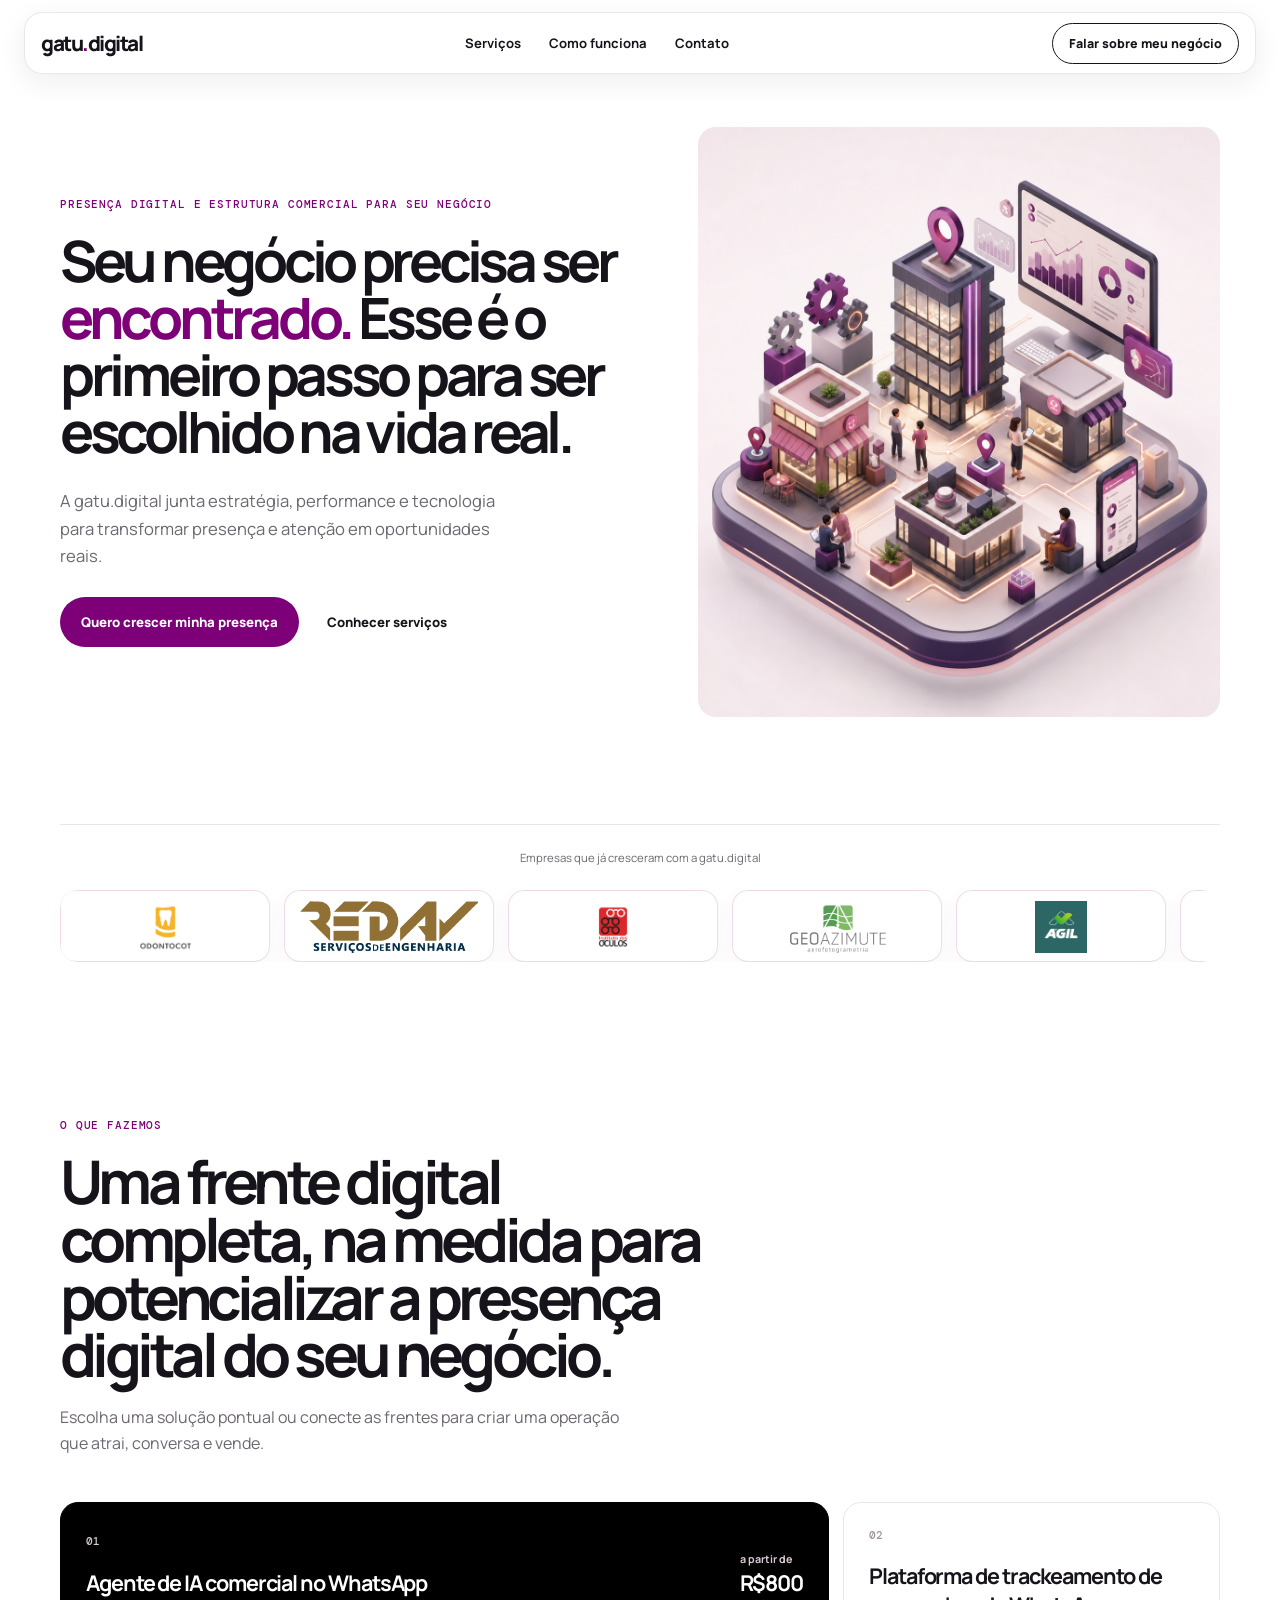
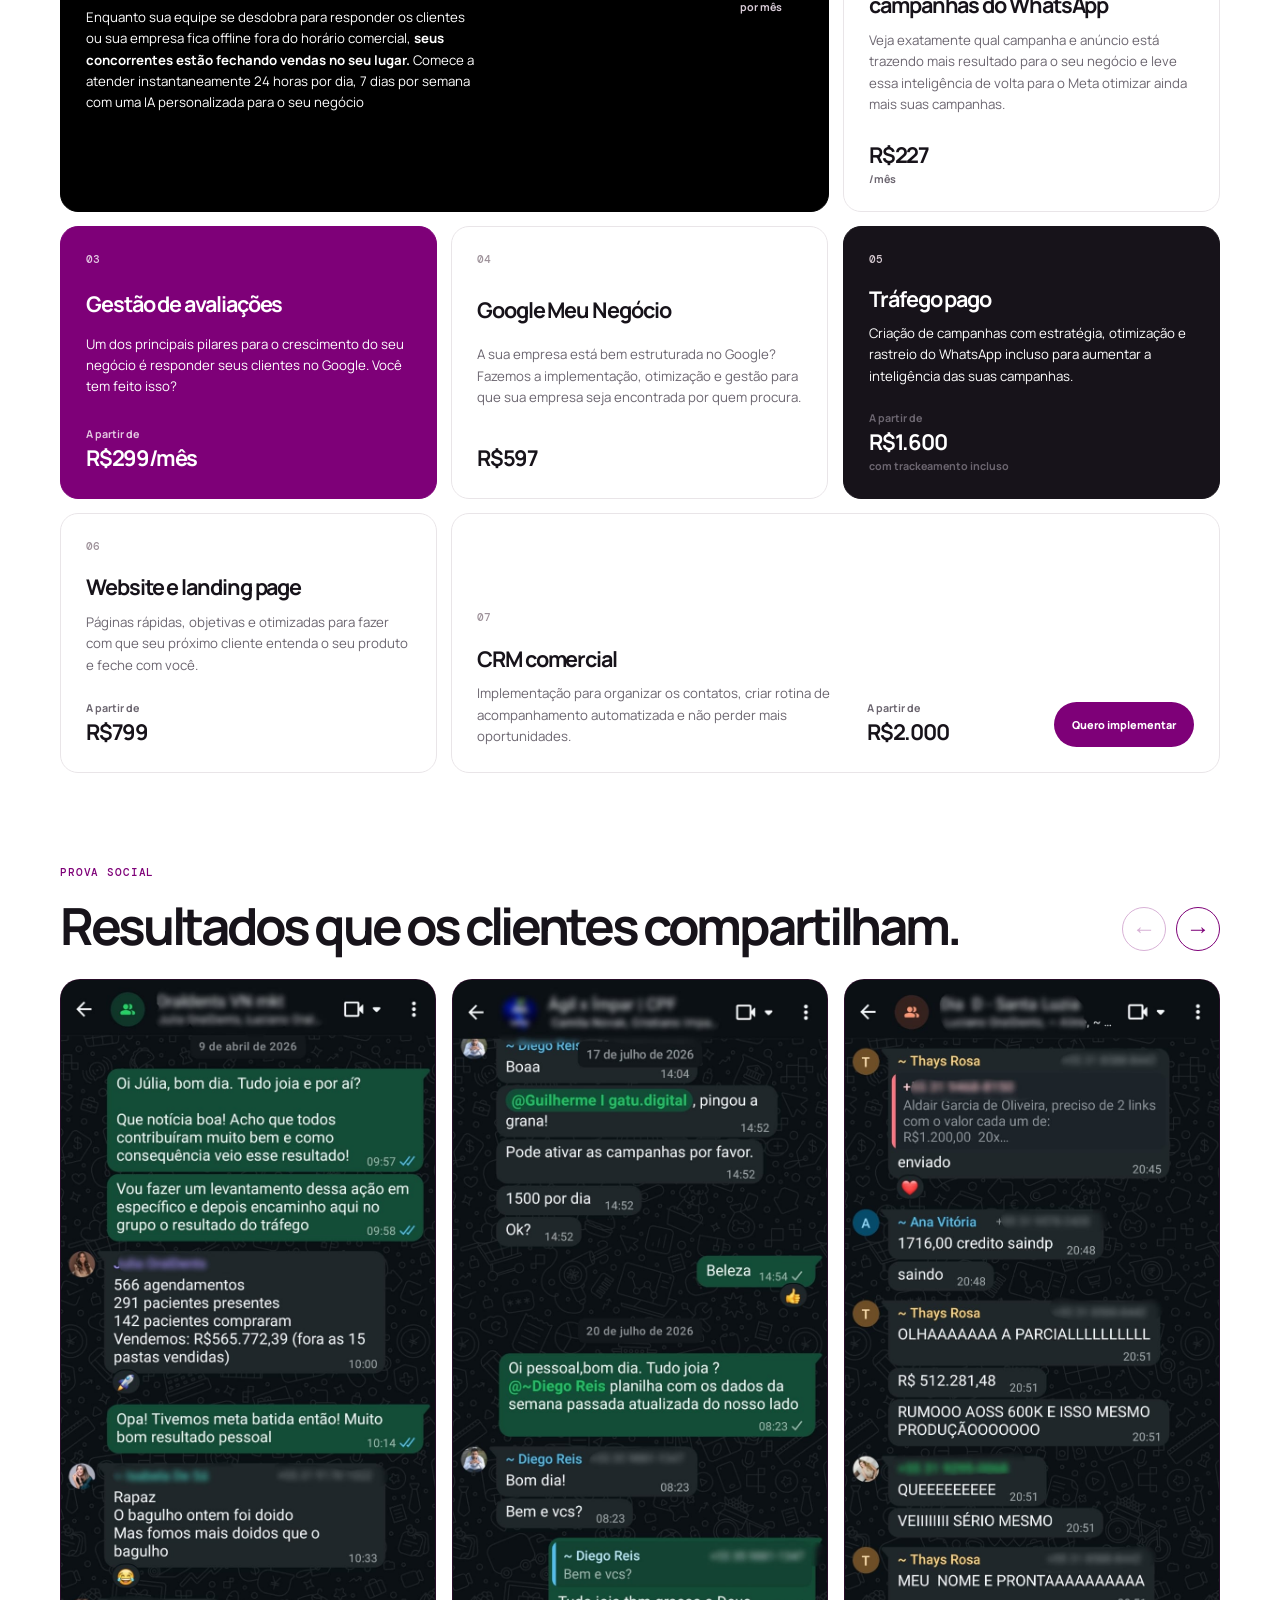
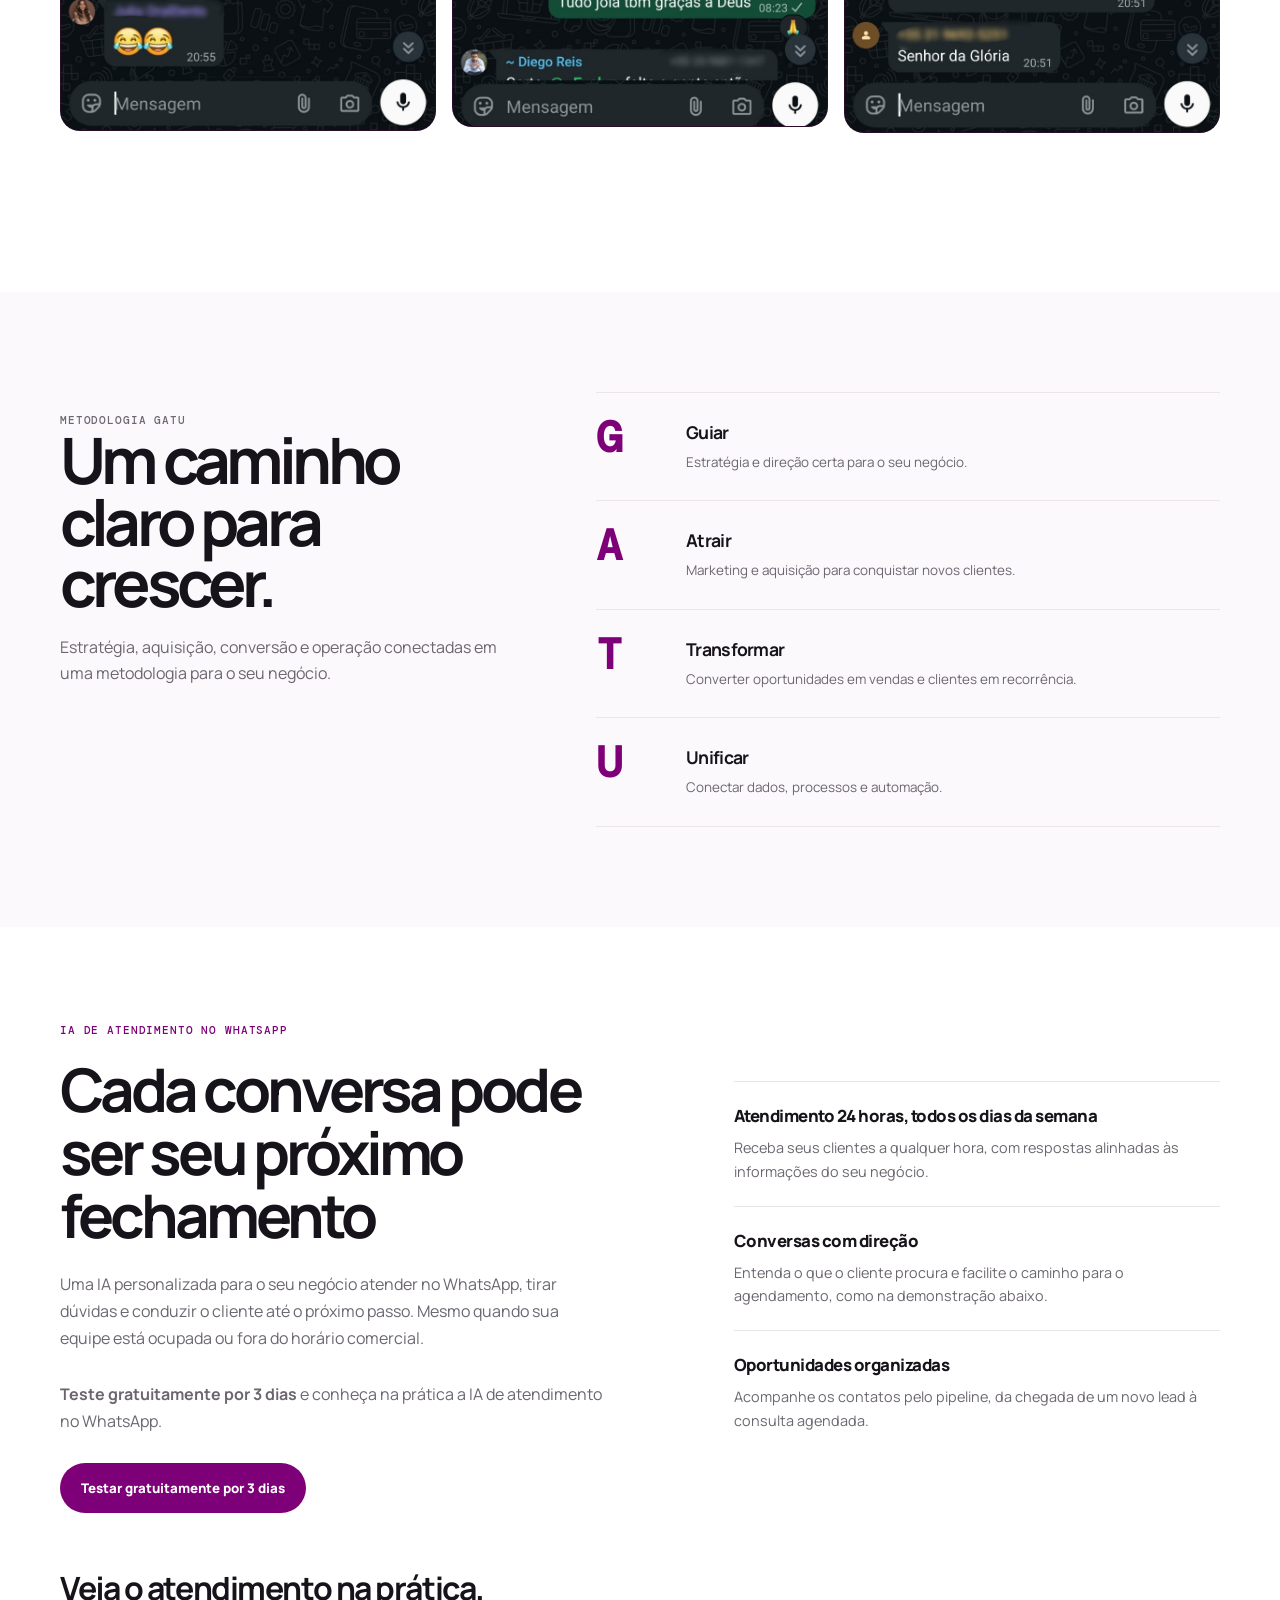
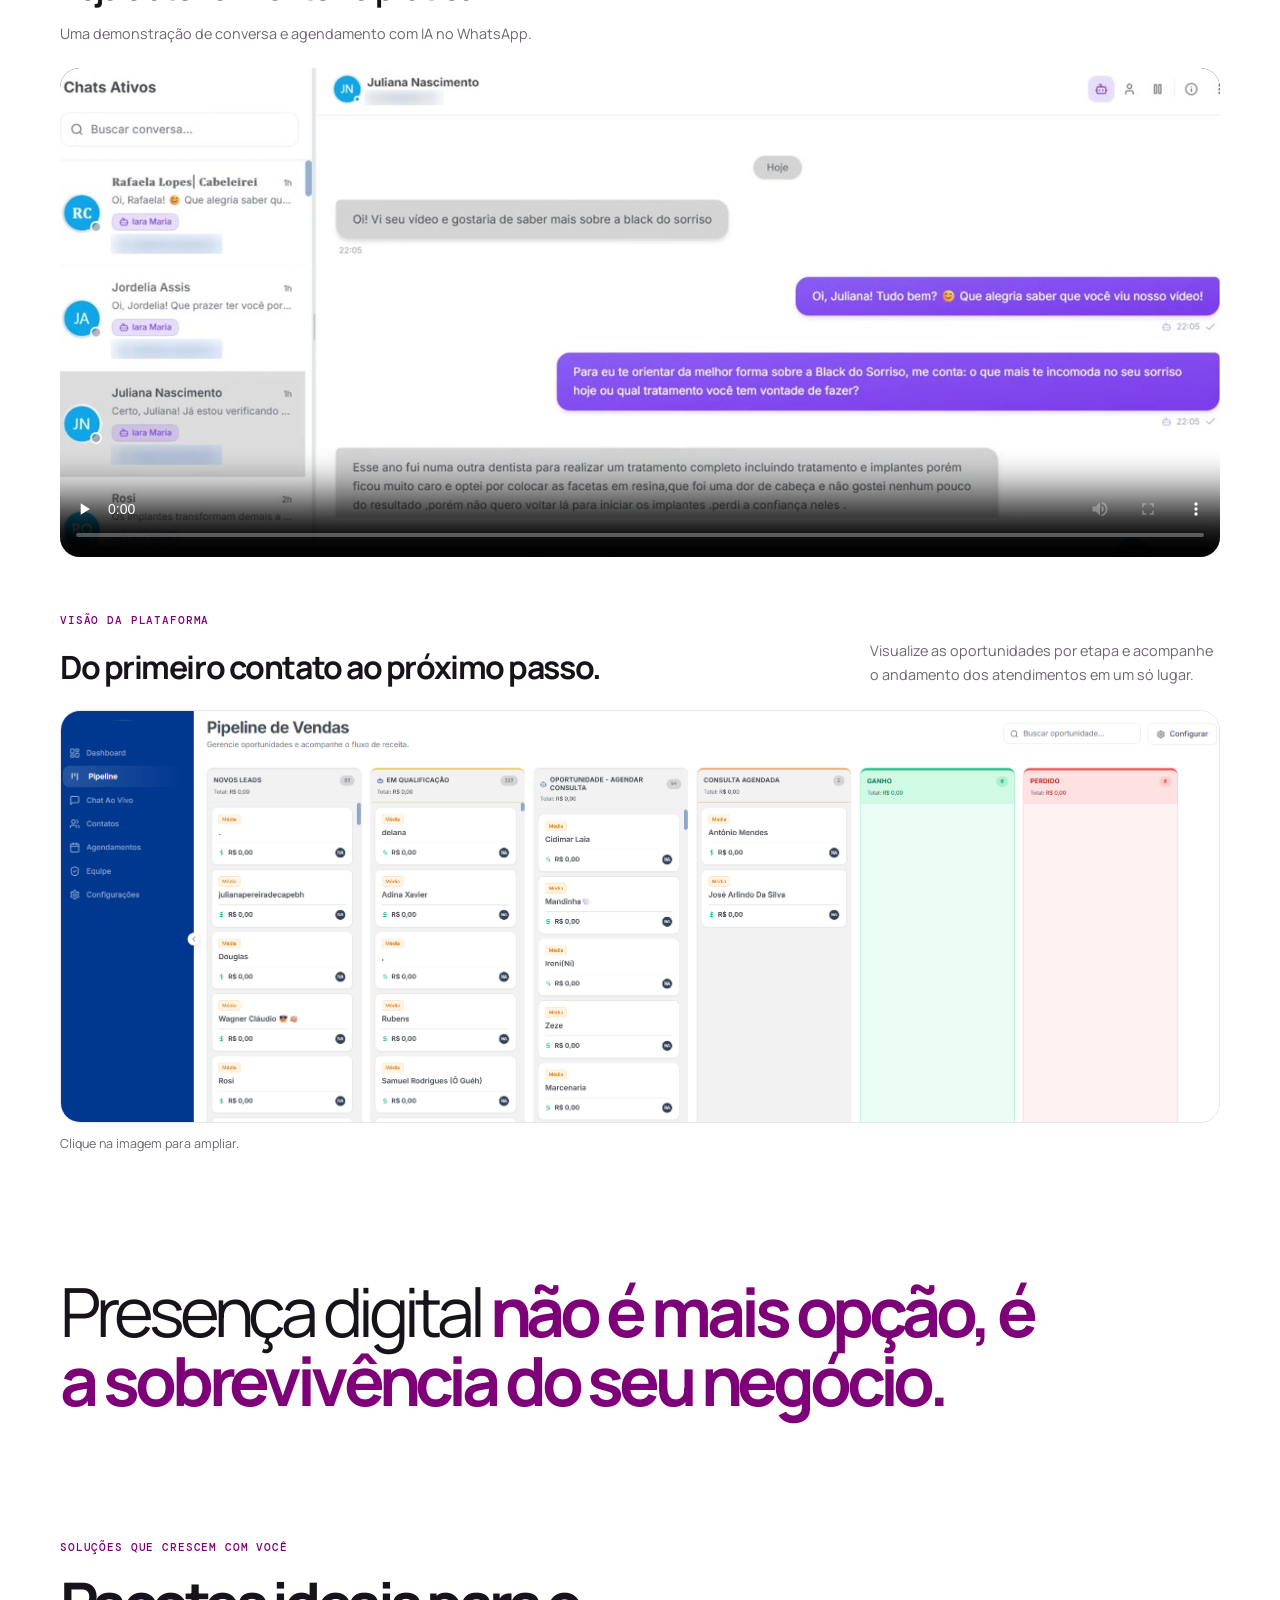
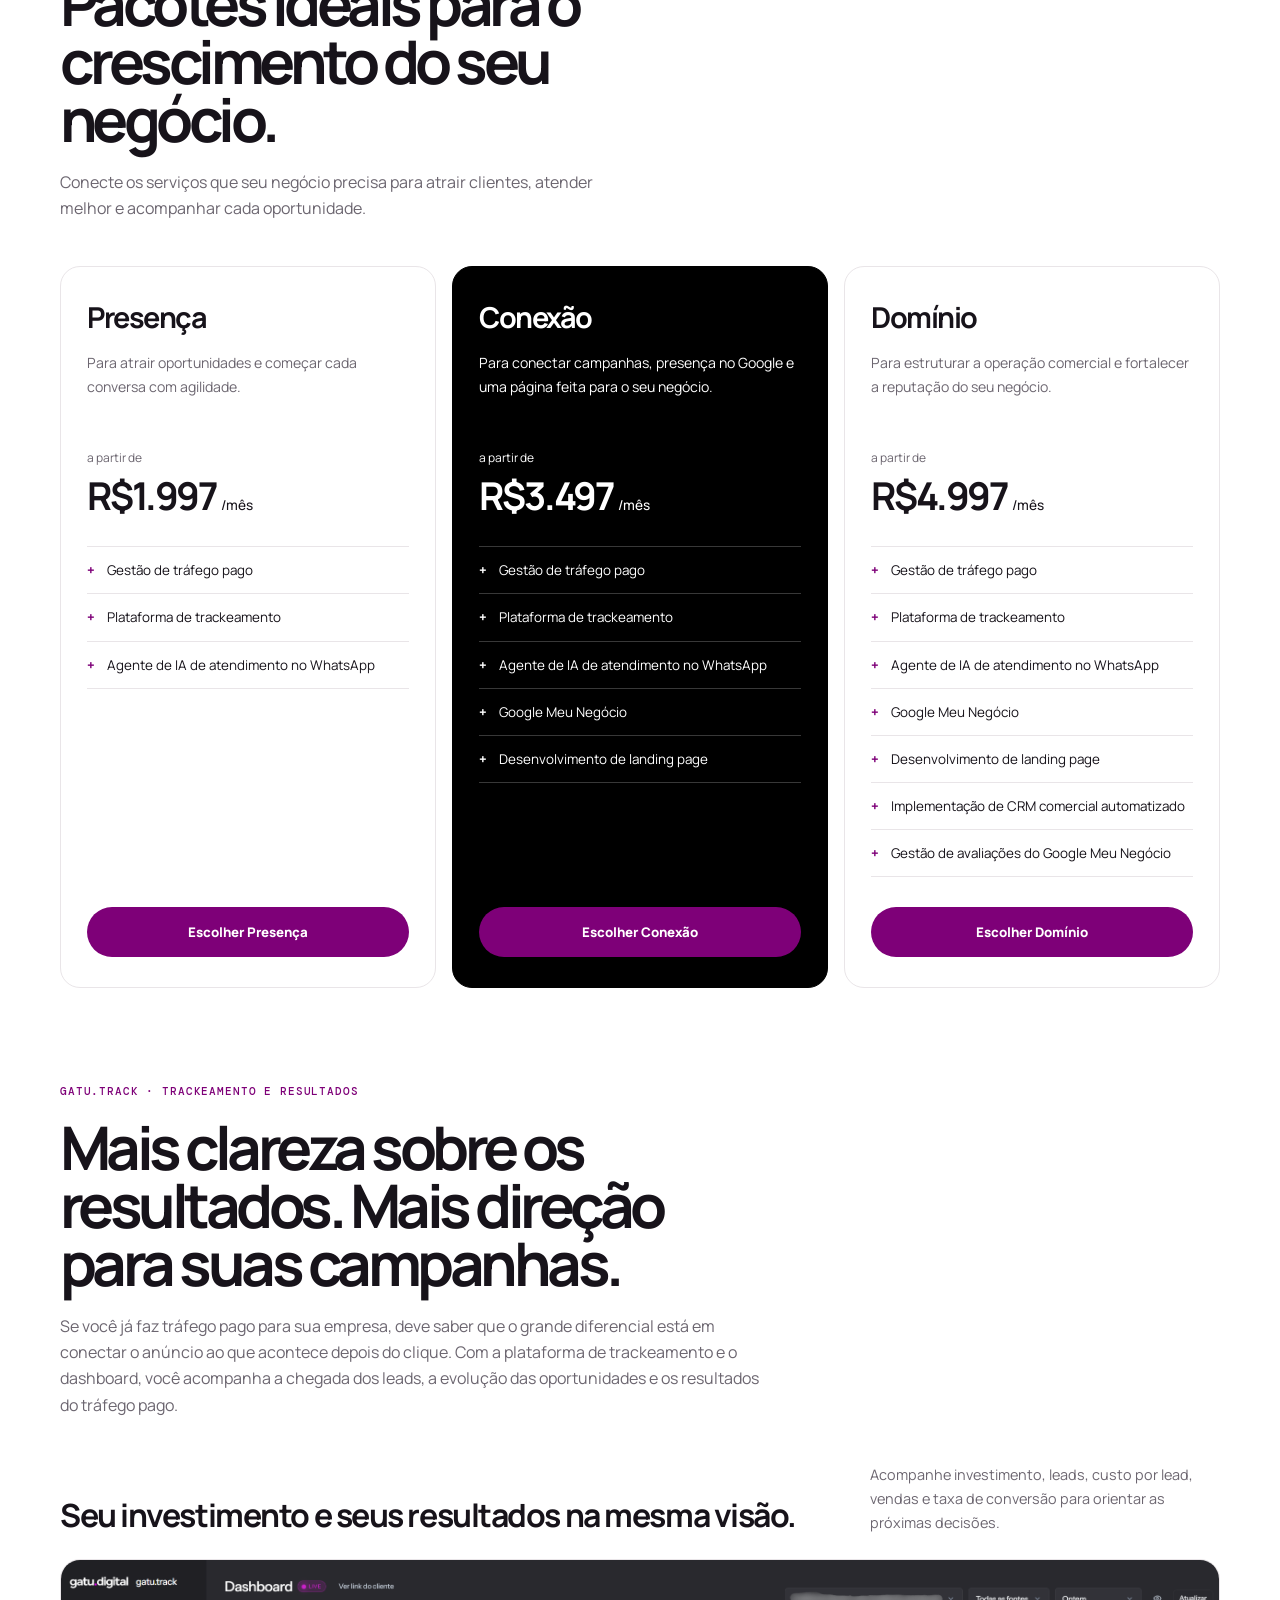
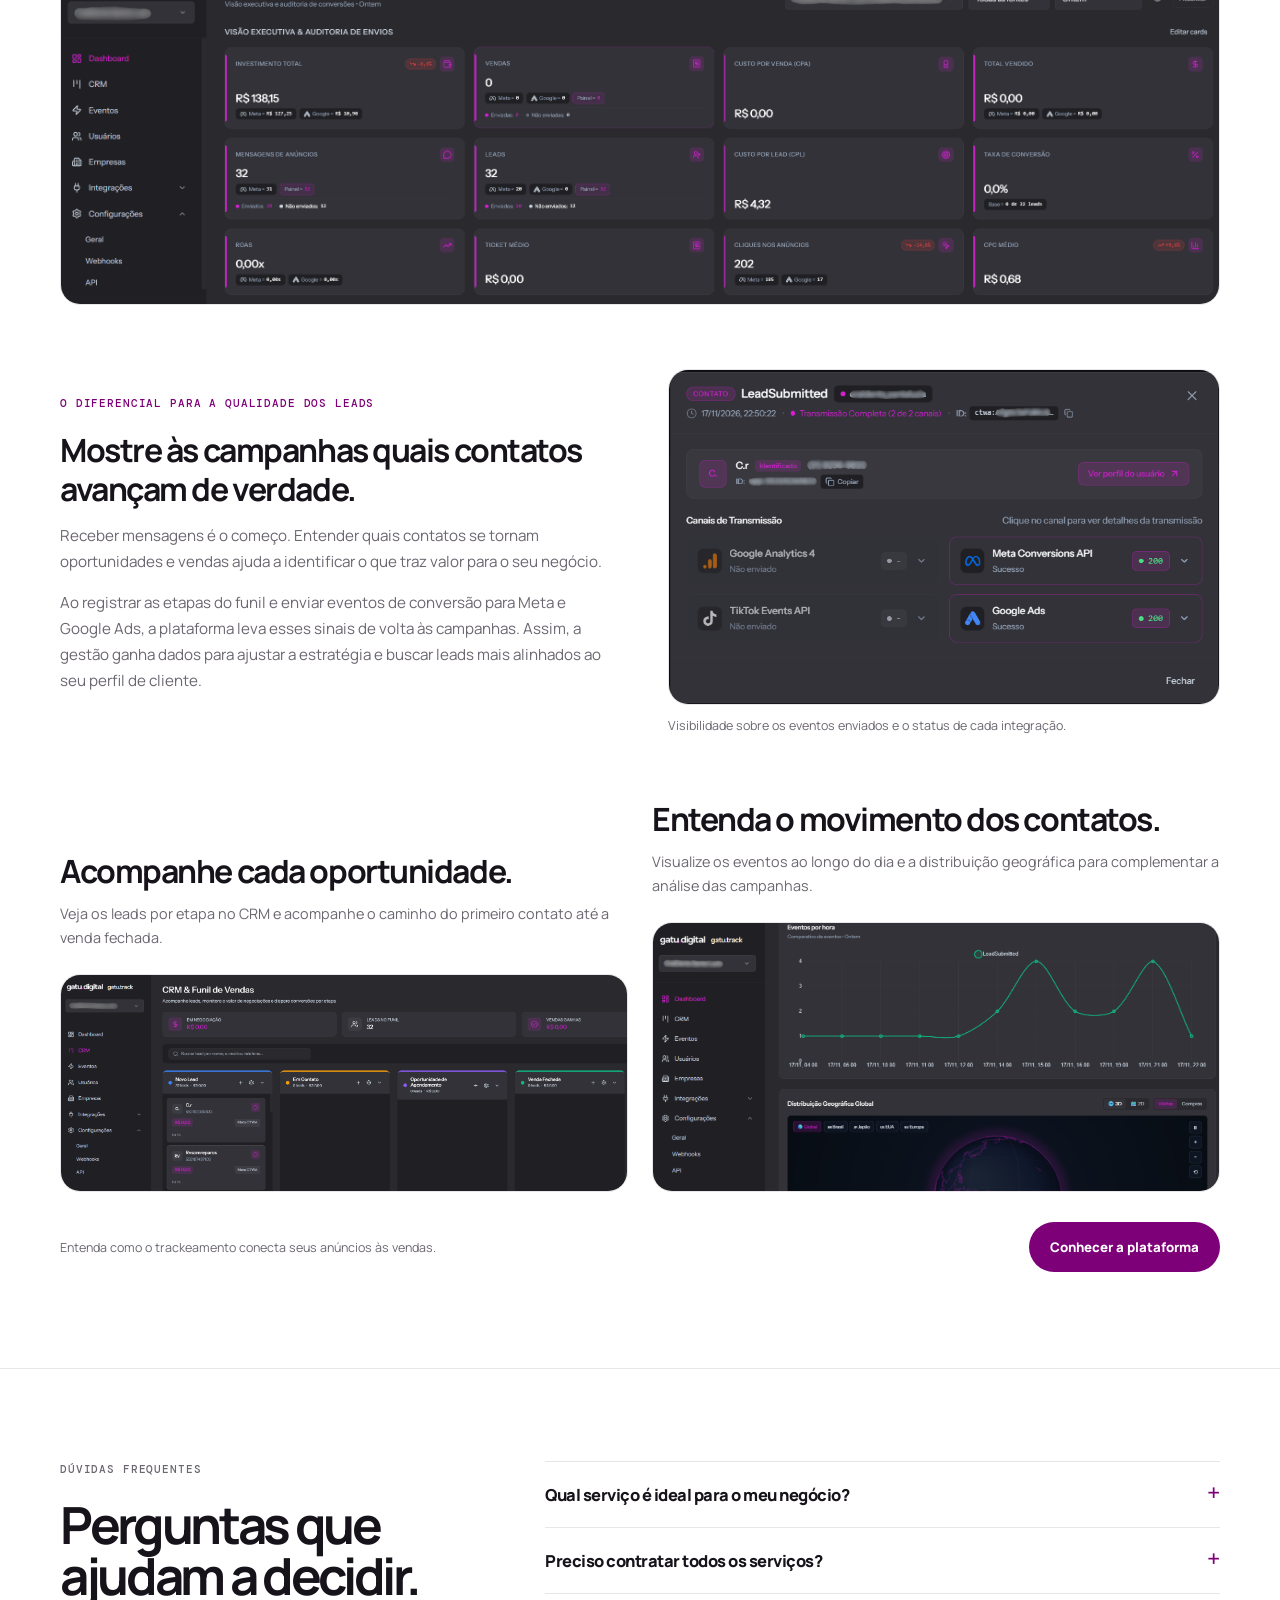
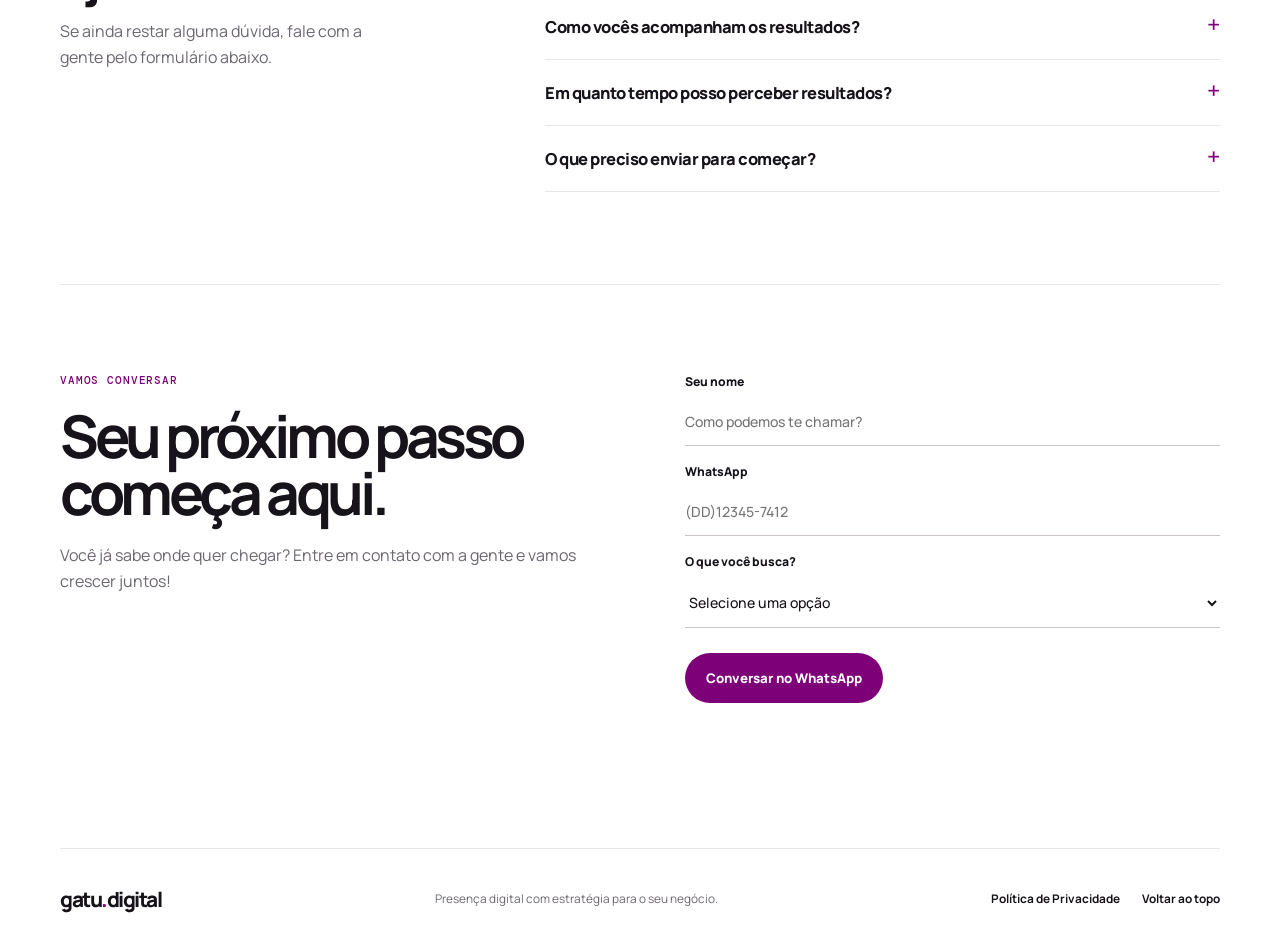
<file: index.html>
<!doctype html>
<html lang="pt-BR">
  <head>
    <meta charset="UTF-8" />
    <meta name="viewport" content="width=device-width, initial-scale=1.0" />
    <meta name="description" content="gatu.digital: estratégia, performance e tecnologia para fortalecer sua presença digital, atrair clientes e transformar oportunidades em vendas." />
    <title>gatu.digital | Presença digital que gera oportunidades</title>
    <link rel="icon" type="image/jpeg" href="assets/gatu-favicon.jpg" />
    <link rel="preload" href="assets/gatu-hero-workspace.png" as="image" />
    <link rel="stylesheet" href="styles.css?v=20261119-mobile" />
    <!-- Google Tag Manager -->
    <script>(function(w,d,s,l,i){w[l]=w[l]||[];w[l].push({'gtm.start':
    new Date().getTime(),event:'gtm.js'});var f=d.getElementsByTagName(s)[0],
    j=d.createElement(s),dl=l!='dataLayer'?'&l='+l:'';j.async=true;j.src=
    'https://www.googletagmanager.com/gtm.js?id='+i+dl;f.parentNode.insertBefore(j,f);
    })(window,document,'script','dataLayer','GTM-P9WTCFRN');</script>
    <!-- End Google Tag Manager -->
    <style>
      .hero-heading{font-size:clamp(2.45rem,4.45vw,4.6rem)!important;line-height:1!important}
      .hero-workspace{width:100%;height:100%;object-fit:cover;display:block}
      .hero-visual .hero-workspace{transform-origin:center;animation:heroBreathe 5.8s cubic-bezier(.45,0,.2,1) infinite}
      @keyframes heroBreathe{0%,100%{transform:scale(.955);filter:saturate(.96) brightness(.99)}50%{transform:scale(1.055);filter:saturate(1.04) brightness(1.02)}}
      :root{--pink:#7E0078;--pink-soft:#f5e6f4}
      .button-primary:hover,.service-wide .circle-link:hover{background:#5a0056}
      .service-card:hover{border-color:var(--pink);box-shadow:0 24px 48px rgba(126,0,120,.16)}
      .service-card:focus-within{border-color:var(--pink);box-shadow:0 0 0 3px rgba(126,0,120,.14),0 20px 42px rgba(126,0,120,.12)}
      .service-wide .circle-link:hover{box-shadow:0 14px 25px rgba(126,0,120,.3)}
      @keyframes cardBorderColor{0%{border-color:var(--pink)}100%{border-color:#52004f}}
      .site-header .brand{position:relative;display:inline-block;transition:transform .35s cubic-bezier(.2,.8,.2,1),letter-spacing .35s ease}
      .site-header .brand::after{content:"";position:absolute;left:0;right:0;bottom:-5px;height:2px;border-radius:999px;background:var(--pink);transform:scaleX(0);transform-origin:left;transition:transform .35s cubic-bezier(.2,.8,.2,1)}
      .site-header .brand:hover{transform:translateY(-3px) rotate(-2deg);letter-spacing:-.04em}.site-header .brand:hover::after{transform:scaleX(1)}
      .button-primary,.service-wide .circle-link{will-change:transform}.button-primary:hover,.service-wide .circle-link:hover{animation:buttonLift .55s cubic-bezier(.2,.8,.2,1) both}.button-primary:active,.service-wide .circle-link:active{animation:buttonPress .28s ease both}
      @keyframes buttonLift{0%{transform:translateY(0) scale(1)}55%{transform:translateY(-5px) scale(1.045)}100%{transform:translateY(-3px) scale(1.02)}}@keyframes buttonPress{0%{transform:translateY(-3px) scale(1.02)}100%{transform:translateY(1px) scale(.94)}}
      .service-dark p{color:#fff}
      .service-featured{background:#000;border-color:#000}.service-featured h3,.service-featured p,.service-featured .price strong{color:#fff}.service-featured .service-number,.service-featured .price small{color:#d8cbd7}
      .visual-card{background:var(--pink);border-color:var(--pink)}.visual-card h3,.visual-card p,.visual-card .price strong{color:#fff}.visual-card .service-number,.visual-card .price small{color:rgba(255,255,255,.78)}
      .service-card:hover{transform:translateY(-10px) scale(1.018);border-color:var(--pink);box-shadow:0 24px 48px rgba(126,0,120,.22)}
      .logo-marquee{border:0;background:transparent;padding:0}.logo-track{gap:14px;animation-duration:52s}.logo-slot{background:rgba(255,255,255,.64);border:1px solid rgba(126,0,120,.14)!important;border-radius:16px;padding:10px;box-shadow:0 7px 20px rgba(31,18,30,.04);backdrop-filter:blur(8px)}.logo-slot img{width:100%;height:52px;object-fit:contain;display:block;filter:saturate(.92);transition:transform .3s ease,filter .3s ease}.logo-slot:hover img{transform:scale(1.07);filter:saturate(1)}
      .testimonial-shot{padding:0;min-height:0;aspect-ratio:1/2;overflow:hidden;background:#101013;border-style:solid;border-color:rgba(126,0,120,.22)}.testimonial-shot img{width:100%;height:100%;display:block;object-fit:contain;background:#101013}.testimonial-shot:hover img{transform:scale(1.025)}
      .testimonials{padding:4px 0 98px}.testimonials-head{display:flex;justify-content:space-between;align-items:end;gap:24px;margin-bottom:28px}.testimonials h2,.faq h2{font-size:clamp(2.25rem,4vw,4rem);letter-spacing:-.065em;line-height:1;margin:0}.testimonials-head p:last-child{color:var(--muted);font-size:.9rem;line-height:1.55;max-width:350px;margin:0}.testimonial-grid{display:grid;grid-template-columns:repeat(3,1fr);gap:16px}.testimonial-shot{margin:0;min-height:320px;border:1px dashed rgba(126,0,120,.3);border-radius:20px;background:linear-gradient(145deg,rgba(126,0,120,.08),rgba(255,255,255,.78));display:grid;place-items:center;padding:20px;text-align:center;transition:transform .3s ease,border-color .3s ease,background .3s ease}.testimonial-shot:hover{transform:translateY(-6px);border-color:var(--pink);background:rgba(126,0,120,.12)}.testimonial-shot span{max-width:160px;color:var(--muted);font-size:.78rem;line-height:1.5}.faq{border-top:1px solid var(--line);padding:92px 0}.faq-wrap{display:grid;grid-template-columns:.75fr 1.25fr;gap:80px}.faq-copy p{color:var(--muted);line-height:1.65;max-width:320px}.faq-list{border-top:1px solid var(--line)}.faq-item{border-bottom:1px solid var(--line);padding:0}.faq-item summary{list-style:none;cursor:pointer;display:flex;justify-content:space-between;gap:24px;padding:21px 0;font-size:1.03rem;font-weight:800;letter-spacing:-.03em}.faq-item summary::-webkit-details-marker{display:none}.faq-item summary::after{content:"+";color:var(--pink);font-size:1.45rem;font-weight:500;line-height:.8}.faq-item[open] summary::after{content:"−"}.faq-item p{margin:0 36px 22px 0;color:var(--muted);line-height:1.65;font-size:.9rem}.faq-item[open]{background:linear-gradient(90deg,rgba(126,0,120,.055),transparent)}@media(max-width:800px){.testimonials{padding-bottom:68px}.testimonials-head,.faq-wrap{display:grid;grid-template-columns:1fr}.testimonial-grid{grid-template-columns:1fr}.testimonial-shot{min-height:260px}.faq{padding:68px 0}.faq-wrap{gap:34px}}
      .site-header .brand{animation:brandSignature 6s cubic-bezier(.4,0,.2,1) infinite}
      @keyframes brandSignature{0%,82%,100%{transform:translateY(0) rotate(0)}87%{transform:translateY(-3px) rotate(-2deg)}92%{transform:translateY(0) rotate(1.5deg)}96%{transform:translateY(-1px) rotate(-.6deg)}}
      .steps span{display:inline-block;animation:gatuLetter 2.8s cubic-bezier(.4,0,.2,1) infinite}
      .steps li:nth-child(2) span{animation-delay:-.7s}.steps li:nth-child(3) span{animation-delay:-1.4s}.steps li:nth-child(4) span{animation-delay:-2.1s}
      @keyframes gatuLetter{0%,100%{transform:translateY(0) rotate(0);color:var(--pink)}45%,60%{transform:translateY(-10px) rotate(-4deg);color:#52004f}}
      .testimonial-shot{margin:0;padding:0;min-height:0;aspect-ratio:auto;align-self:start;overflow:hidden;background:#101013;border-style:solid;border-color:rgba(126,0,120,.22);place-items:unset}.testimonial-shot img{width:100%;height:auto;display:block;object-fit:contain;background:#101013}.testimonial-shot:hover img{transform:none}
      .testimonial-controls{display:none;gap:10px}.testimonial-controls button{width:44px;height:44px;border:1px solid var(--pink);border-radius:50%;background:#fff;color:var(--pink);font-size:1.5rem;cursor:pointer}.testimonial-controls button:disabled{opacity:.3;cursor:default}.testimonial-controls button:focus-visible,.testimonial-grid:focus-visible{outline:3px solid var(--pink);outline-offset:3px}
      @media(min-width:801px){.testimonial-controls:not([hidden]){display:flex}.testimonial-grid{grid-template-columns:none;grid-auto-flow:column;grid-auto-columns:calc((100% - 32px)/3);overflow-x:auto;scroll-snap-type:x mandatory;scrollbar-width:none}.testimonial-grid::-webkit-scrollbar{display:none}.testimonial-shot{scroll-snap-align:start}.testimonial-shot:hover{transform:none}}
      .faq-item{transition:background .35s ease,padding .35s ease}.faq-item summary{transition:padding .35s ease,color .35s ease}.faq-item summary::after{content:"+"!important;transition:transform .38s cubic-bezier(.2,.8,.2,1)}.faq-item[open] summary{padding:24px 18px 15px;color:var(--pink)}.faq-item[open] summary::after{transform:rotate(45deg)}.faq-item p{display:block;overflow:hidden;max-height:0;opacity:0;margin:0 36px 0 18px!important;transition:max-height .45s cubic-bezier(.2,.8,.2,1),opacity .28s ease,margin .45s cubic-bezier(.2,.8,.2,1)}.faq-item[open] p{max-height:240px;opacity:1;margin:0 36px 25px 18px!important}.faq-item[open]{background:linear-gradient(90deg,rgba(126,0,120,.075),transparent)}
      @media(prefers-reduced-motion:reduce){.hero-visual .hero-workspace,.steps span,.button-primary:hover,.service-wide .circle-link:hover,.button-primary:active,.service-wide .circle-link:active,.site-header .brand{animation:none}.site-header .brand{transition:none}}
    </style>
  </head>
  <body>
    <!-- Google Tag Manager (noscript) -->
    <noscript><iframe src="https://www.googletagmanager.com/ns.html?id=GTM-P9WTCFRN"
    height="0" width="0" style="display:none;visibility:hidden"></iframe></noscript>
    <!-- End Google Tag Manager (noscript) -->
    <header class="site-header">
      <a class="brand" href="#inicio" aria-label="gatu.digital, início">gatu<span>.</span>digital</a>
      <nav aria-label="Navegação principal">
        <a href="#servicos">Serviços</a>
        <a href="#processo">Como funciona</a>
        <a href="#contato">Contato</a>
      </nav>
      <a class="header-cta" href="#contato">Falar sobre meu negócio</a>
    </header>

    <main id="inicio">
      <section class="hero shell">
        <div class="hero-copy reveal">
          <p class="eyebrow">presença digital e estrutura comercial para seu negócio</p>
          <h1 class="hero-heading">Seu negócio precisa ser <em>encontrado.</em> Esse é o primeiro passo para ser escolhido na vida real.</h1>
          <p class="hero-text">A gatu.digital junta estratégia, performance e tecnologia para transformar presença e atenção em oportunidades reais.</p>
          <div class="hero-actions">
            <a class="button button-primary" href="#contato">Quero crescer minha presença</a>
            <a class="text-link" href="#servicos">Conhecer serviços</a>
          </div>
        </div>
        <div class="hero-visual reveal reveal-delay" aria-label="Ambiente de trabalho digital minimalista">
          <img class="hero-workspace" src="assets/gatu-hero-workspace.png" alt="Ilustração isométrica de um ecossistema de negócios e marketing digital" />
        </div>
      </section>

      <section class="logo-section shell" aria-labelledby="logos-title">
        <p id="logos-title">Empresas que já cresceram com a gatu.digital</p>
        <div class="logo-marquee" aria-label="Logos de empresas atendidas">
          <div class="logo-track">
            <div class="logo-slot"><img src="assets/logos/odontocot.png" alt="Odontocot" /></div><div class="logo-slot"><img src="assets/logos/redav.png" alt="Redav Serviços de Engenharia" /></div><div class="logo-slot"><img src="assets/logos/instituto-dos-oculos.jpg" alt="Instituto dos Óculos" /></div><div class="logo-slot"><img src="assets/logos/geoazimute.png" alt="Geoazimute" /></div><div class="logo-slot"><img src="assets/logos/agil.jpg" alt="Ágil" /></div><div class="logo-slot"><img src="assets/logos/4k-eventos.png" alt="4K Eventos" /></div><div class="logo-slot"><img src="assets/logos/instituto-corpo-e-pele.jpg" alt="Instituto Corpo e Pele" /></div><div class="logo-slot"><img src="assets/logos/clinica-hitomi.jpg" alt="Clínica Hitomi" /></div><div class="logo-slot"><img src="assets/logos/cb.png" alt="CB" /></div><div class="logo-slot"><img src="assets/logos/bom-trabalho.png" alt="Bom Trabalho Self Shop" /></div><div class="logo-slot"><img src="assets/logos/oraldents.jpg" alt="OralDents" /></div><div class="logo-slot"><img src="assets/logos/ibi.png" alt="IBI Internet Incrível" /></div><div class="logo-slot"><img src="assets/logos/emagrecentro.png" alt="Emagrecentro" /></div>
            <div class="logo-slot" aria-hidden="true"><img src="assets/logos/odontocot.png" alt="" /></div><div class="logo-slot" aria-hidden="true"><img src="assets/logos/redav.png" alt="" /></div><div class="logo-slot" aria-hidden="true"><img src="assets/logos/instituto-dos-oculos.jpg" alt="" /></div><div class="logo-slot" aria-hidden="true"><img src="assets/logos/geoazimute.png" alt="" /></div><div class="logo-slot" aria-hidden="true"><img src="assets/logos/agil.jpg" alt="" /></div><div class="logo-slot" aria-hidden="true"><img src="assets/logos/4k-eventos.png" alt="" /></div><div class="logo-slot" aria-hidden="true"><img src="assets/logos/instituto-corpo-e-pele.jpg" alt="" /></div><div class="logo-slot" aria-hidden="true"><img src="assets/logos/clinica-hitomi.jpg" alt="" /></div><div class="logo-slot" aria-hidden="true"><img src="assets/logos/cb.png" alt="" /></div><div class="logo-slot" aria-hidden="true"><img src="assets/logos/bom-trabalho.png" alt="" /></div><div class="logo-slot" aria-hidden="true"><img src="assets/logos/oraldents.jpg" alt="" /></div><div class="logo-slot" aria-hidden="true"><img src="assets/logos/ibi.png" alt="" /></div><div class="logo-slot" aria-hidden="true"><img src="assets/logos/emagrecentro.png" alt="" /></div>
          </div>
        </div>
      </section>

      <section id="servicos" class="services shell">
        <div class="section-intro reveal">
          <p class="eyebrow">o que fazemos</p>
          <h2>Uma frente digital completa, na medida para potencializar a presença digital do seu negócio.</h2>
          <p>Escolha uma solução pontual ou conecte as frentes para criar uma operação que atrai, conversa e vende.</p>
        </div>
        <div class="services-grid">
          <article class="service-card service-featured reveal">
            <div><span class="service-number">01</span><h3>Agente de IA comercial no WhatsApp</h3><p>Enquanto sua equipe se desdobra para responder os clientes ou sua empresa fica offline fora do horário comercial, <strong>seus concorrentes estão fechando vendas no seu lugar.</strong> Comece a atender instantaneamente 24 horas por dia, 7 dias por semana com uma IA personalizada para o seu negócio</p></div><div class="price"><small>a partir de</small><strong>R$800</strong><small>por mês</small></div>
          </article>
          <article class="service-card reveal"><span class="service-number">02</span><h3>Plataforma de trackeamento de campanhas do WhatsApp</h3><p>Veja exatamente qual campanha e anúncio está trazendo mais resultado para o seu negócio e leve essa inteligência de volta para o Meta otimizar ainda mais suas campanhas.</p><div class="price"><strong>R$227</strong><small>/mês</small></div></article>
          <article class="service-card visual-card reveal"><span class="service-number">03</span><h3>Gestão de avaliações</h3><p>Um dos principais pilares para o crescimento do seu negócio é responder seus clientes no Google. Você tem feito isso?</p><div class="price"><small>A partir de</small><strong>R$299/mês</strong></div></article>
          <article class="service-card reveal"><span class="service-number">04</span><h3>Google Meu Negócio</h3><p>A sua empresa está bem estruturada no Google? Fazemos a implementação, otimização e gestão para que sua empresa seja encontrada por quem procura.</p><div class="price"><strong>R$597</strong></div></article>
          <article class="service-card service-dark reveal"><span class="service-number">05</span><h3>Tráfego pago</h3><p>Criação de campanhas com estratégia, otimização e rastreio do WhatsApp incluso para aumentar a inteligência das suas campanhas.</p><div class="price"><small>A partir de</small><strong>R$1.600</strong><small>com trackeamento incluso</small></div></article>
          <article class="service-card reveal"><span class="service-number">06</span><h3>Website e landing page</h3><p>Páginas rápidas, objetivas e otimizadas para fazer com que seu próximo cliente entenda o seu produto e feche com você.</p><div class="price"><small>A partir de</small><strong>R$799</strong></div></article>
          <article class="service-card service-wide reveal"><div><span class="service-number">07</span><h3>CRM comercial</h3><p>Implementação para organizar os contatos, criar rotina de acompanhamento automatizada e não perder mais oportunidades.</p></div><div class="price"><small>A partir de</small><strong>R$2.000</strong></div><a href="#contato" class="circle-link">Quero implementar</a></article>
        </div>
      </section>

      <section class="testimonials shell" aria-labelledby="testimonials-title">
        <div class="testimonials-head reveal"><div><p class="eyebrow">prova social</p><h2 id="testimonials-title">Resultados que os clientes compartilham.</h2></div><div class="testimonial-controls" hidden><button type="button" aria-label="Depoimento anterior" aria-controls="testimonial-gallery" disabled>←</button><button type="button" aria-label="Próximo depoimento" aria-controls="testimonial-gallery">→</button></div></div>
        <div class="testimonial-grid" id="testimonial-gallery" tabindex="0" role="region" aria-label="Depoimentos de clientes">
          <figure class="testimonial-shot reveal"><img src="assets/testimonials/resultado-agendamentos.jpeg" alt="Print de conversa no WhatsApp com resultado de agendamentos e vendas" /></figure>
          <figure class="testimonial-shot reveal"><img src="assets/testimonials/resultado-campanhas.jpeg" alt="Print de conversa no WhatsApp sobre campanhas e resultado diário" /></figure>
          <figure class="testimonial-shot reveal"><img src="assets/testimonials/resultado-producao.jpeg" alt="Print de conversa no WhatsApp com resultado de produção" /></figure>
          <figure class="testimonial-shot reveal"><img src="assets/testimonials/resultado-dia-d-nova-lima.jpeg" alt="Print de conversa no WhatsApp com a equipe comemorando mais de R$ 1 milhão em vendas no Dia D em Nova Lima" loading="lazy" /></figure>
          <figure class="testimonial-shot reveal"><img src="assets/testimonials/depoimento-dia-d-nova-lima.jpeg" alt="Depoimento de Marina Campolina no WhatsApp sobre o recorde de vendas e o trabalho da equipe no Dia D em Nova Lima" loading="lazy" /></figure>
        </div>
      </section>

      <section id="processo" class="process">
        <div class="shell process-wrap">
          <div class="process-title reveal"><p class="eyebrow">metodologia GATU</p><h2>Um caminho claro para crescer.</h2><p>Estratégia, aquisição, conversão e operação conectadas em uma metodologia para o seu negócio.</p></div>
          <ol class="steps">
            <li class="reveal"><span>G</span><div><h3>Guiar</h3><p>Estratégia e direção certa para o seu negócio.</p></div></li>
            <li class="reveal"><span>A</span><div><h3>Atrair</h3><p>Marketing e aquisição para conquistar novos clientes.</p></div></li>
            <li class="reveal"><span>T</span><div><h3>Transformar</h3><p>Converter oportunidades em vendas e clientes em recorrência.</p></div></li>
            <li class="reveal"><span>U</span><div><h3>Unificar</h3><p>Conectar dados, processos e automação.</p></div></li>
          </ol>
        </div>
      </section>

      <section id="ia-whatsapp" class="ai-section shell" aria-labelledby="ai-title">
        <div class="ai-intro">
          <div class="reveal"><p class="eyebrow">IA de atendimento no WhatsApp</p><h2 id="ai-title">Cada conversa pode ser seu próximo fechamento</h2><p class="ai-description">Uma IA personalizada para o seu negócio atender no WhatsApp, tirar dúvidas e conduzir o cliente até o próximo passo. Mesmo quando sua equipe está ocupada ou fora do horário comercial.</p><p class="ai-description"><strong>Teste gratuitamente por 3 dias</strong> e conheça na prática a IA de atendimento no WhatsApp.</p><a class="button button-primary" href="https://wa.me/5531975625629?text=Quero%20testar%20gratuitamente%20por%203%20dias%20a%20IA%20de%20atendimento%20no%20WhatsApp">Testar gratuitamente por 3 dias</a></div>
          <dl class="ai-benefits reveal">
            <div><dt>Atendimento 24 horas, todos os dias da semana</dt><dd>Receba seus clientes a qualquer hora, com respostas alinhadas às informações do seu negócio.</dd></div>
            <div><dt>Conversas com direção</dt><dd>Entenda o que o cliente procura e facilite o caminho para o agendamento, como na demonstração abaixo.</dd></div>
            <div><dt>Oportunidades organizadas</dt><dd>Acompanhe os contatos pelo pipeline, da chegada de um novo lead à consulta agendada.</dd></div>
          </dl>
        </div>
        <figure class="ai-demo reveal">
          <figcaption><h3>Veja o atendimento na prática.</h3><p>Uma demonstração de conversa e agendamento com IA no WhatsApp.</p></figcaption>
          <video controls playsinline preload="none" poster="assets/ia-whatsapp/demo-capa.jpg" aria-label="Demonstração do atendimento e agendamento por IA no WhatsApp"><source src="assets/ia-whatsapp/demo-atendimento.mp4" type="video/mp4" />Seu navegador não suporta este vídeo. <a href="assets/ia-whatsapp/demo-atendimento.mp4">Abra a demonstração em vídeo.</a></video>
        </figure>
        <figure class="ai-platform reveal">
          <figcaption><div><p class="eyebrow">visão da plataforma</p><h3>Do primeiro contato ao próximo passo.</h3></div><p>Visualize as oportunidades por etapa e acompanhe o andamento dos atendimentos em um só lugar.</p></figcaption>
          <a href="assets/ia-whatsapp/pipeline-vendas.png" target="_blank" rel="noopener" aria-label="Ampliar imagem do pipeline de vendas (abre em nova aba)"><img src="assets/ia-whatsapp/pipeline-vendas.png" alt="Plataforma de atendimento com pipeline dividido em novos leads, qualificação, oportunidade de agendar consulta, consulta agendada, ganho e perdido" width="2371" height="841" loading="lazy" /></a>
          <p class="ai-image-hint">Clique na imagem para ampliar.</p>
        </figure>
      </section>

      <section class="statement shell reveal">
        <p>Presença digital <strong>não é mais opção, é a sobrevivência do seu negócio.</strong></p>
      </section>

      <section id="pacotes" class="packages shell" aria-labelledby="packages-title">
        <div class="section-intro reveal"><p class="eyebrow">soluções que crescem com você</p><h2 id="packages-title">Pacotes ideais para o crescimento do seu negócio.</h2><p>Conecte os serviços que seu negócio precisa para atrair clientes, atender melhor e acompanhar cada oportunidade.</p></div>
        <div class="packages-grid">
          <article class="package-card reveal" aria-labelledby="package-presenca">
            <h3 id="package-presenca">Presença</h3><p class="package-description">Para atrair oportunidades e começar cada conversa com agilidade.</p>
            <p class="package-price"><span>a partir de</span><strong>R$1.997<small>/mês</small></strong></p>
            <ul><li>Gestão de tráfego pago</li><li>Plataforma de trackeamento</li><li>Agente de IA de atendimento no WhatsApp</li></ul>
            <a class="button button-primary" href="https://wa.me/5531975625629?text=Quero%20saber%20mais%20sobre%20o%20pacote%20Presen%C3%A7a">Escolher Presença</a>
          </article>
          <article class="package-card package-highlight reveal" aria-labelledby="package-conexao">
            <h3 id="package-conexao">Conexão</h3><p class="package-description">Para conectar campanhas, presença no Google e uma página feita para o seu negócio.</p>
            <p class="package-price"><span>a partir de</span><strong>R$3.497<small>/mês</small></strong></p>
            <ul><li>Gestão de tráfego pago</li><li>Plataforma de trackeamento</li><li>Agente de IA de atendimento no WhatsApp</li><li>Google Meu Negócio</li><li>Desenvolvimento de landing page</li></ul>
            <a class="button button-primary" href="https://wa.me/5531975625629?text=Quero%20saber%20mais%20sobre%20o%20pacote%20Conex%C3%A3o">Escolher Conexão</a>
          </article>
          <article class="package-card reveal" aria-labelledby="package-dominio">
            <h3 id="package-dominio">Domínio</h3><p class="package-description">Para estruturar a operação comercial e fortalecer a reputação do seu negócio.</p>
            <p class="package-price"><span>a partir de</span><strong>R$4.997<small>/mês</small></strong></p>
            <ul><li>Gestão de tráfego pago</li><li>Plataforma de trackeamento</li><li>Agente de IA de atendimento no WhatsApp</li><li>Google Meu Negócio</li><li>Desenvolvimento de landing page</li><li>Implementação de CRM comercial automatizado</li><li>Gestão de avaliações do Google Meu Negócio</li></ul>
            <a class="button button-primary" href="https://wa.me/5531975625629?text=Quero%20saber%20mais%20sobre%20o%20pacote%20Dom%C3%ADnio">Escolher Domínio</a>
          </article>
        </div>
      </section>

      <section id="trackeamento" class="tracking-section shell" aria-labelledby="tracking-title">
        <div class="section-intro reveal"><p class="eyebrow">gatu.track · trackeamento e resultados</p><h2 id="tracking-title">Mais clareza sobre os resultados. Mais direção para suas campanhas.</h2><p>Se você já faz tráfego pago para sua empresa, deve saber que o grande diferencial está em conectar o anúncio ao que acontece depois do clique. Com a plataforma de trackeamento e o dashboard, você acompanha a chegada dos leads, a evolução das oportunidades e os resultados do tráfego pago.</p></div>
        <figure class="ai-platform tracking-dashboard reveal">
          <figcaption><div><h3>Seu investimento e seus resultados na mesma visão.</h3></div><p>Acompanhe investimento, leads, custo por lead, vendas e taxa de conversão para orientar as próximas decisões.</p></figcaption>
          <a href="assets/trackeamento/dashboard-resultados.png" target="_blank" rel="noopener" aria-label="Ampliar dashboard de resultados (abre em nova aba)"><img src="assets/trackeamento/dashboard-resultados.png" alt="Dashboard gatu.track com indicadores de investimento, leads, vendas, custos e taxa de conversão" width="2513" height="748" loading="lazy" /></a>
        </figure>
        <div class="tracking-feedback">
          <div class="reveal"><p class="eyebrow">o diferencial para a qualidade dos leads</p><h3>Mostre às campanhas quais contatos avançam de verdade.</h3><p>Receber mensagens é o começo. Entender quais contatos se tornam oportunidades e vendas ajuda a identificar o que traz valor para o seu negócio.</p><p>Ao registrar as etapas do funil e enviar eventos de conversão para Meta e Google Ads, a plataforma leva esses sinais de volta às campanhas. Assim, a gestão ganha dados para ajustar a estratégia e buscar leads mais alinhados ao seu perfil de cliente.</p></div>
          <figure class="ai-platform reveal"><a href="assets/trackeamento/transmissao-conversoes.png" target="_blank" rel="noopener" aria-label="Ampliar detalhes de transmissão de conversões (abre em nova aba)"><img src="assets/trackeamento/transmissao-conversoes.png" alt="Detalhe de evento com transmissão de conversão concluída para Meta Conversions API e Google Ads" width="795" height="483" loading="lazy" /></a><figcaption class="tracking-caption">Visibilidade sobre os eventos enviados e o status de cada integração.</figcaption></figure>
        </div>
        <div class="tracking-gallery">
          <figure class="ai-platform reveal"><figcaption><div><h3>Acompanhe cada oportunidade.</h3><p>Veja os leads por etapa no CRM e acompanhe o caminho do primeiro contato até a venda fechada.</p></div></figcaption><a href="assets/trackeamento/crm-funil.png" target="_blank" rel="noopener" aria-label="Ampliar CRM e funil de vendas (abre em nova aba)"><img src="assets/trackeamento/crm-funil.png" alt="CRM gatu.track com as etapas novo lead, em contato, oportunidade de agendamento e venda fechada" width="1749" height="669" loading="lazy" /></a></figure>
          <figure class="ai-platform reveal"><figcaption><div><h3>Entenda o movimento dos contatos.</h3><p>Visualize os eventos ao longo do dia e a distribuição geográfica para complementar a análise das campanhas.</p></div></figcaption><a href="assets/trackeamento/eventos-origem.png" target="_blank" rel="noopener" aria-label="Ampliar gráficos de eventos e distribuição geográfica (abre em nova aba)"><img src="assets/trackeamento/eventos-origem.png" alt="Plataforma gatu.track com gráfico de eventos por hora e visualização da distribuição geográfica" width="1406" height="667" loading="lazy" /></a></figure>
        </div>
        <div class="tracking-footer reveal"><p class="ai-image-hint"><a href="trackeamento/">Entenda como o trackeamento conecta seus anúncios às vendas.</a></p><a class="button button-primary" href="https://wa.me/5531975625629?text=Quero%20conhecer%20a%20plataforma%20de%20trackeamento%20e%20o%20dashboard%20de%20resultados">Conhecer a plataforma</a></div>
      </section>

      <section class="faq" aria-labelledby="faq-title">
        <div class="shell faq-wrap">
          <div class="faq-copy reveal"><p class="eyebrow">dúvidas frequentes</p><h2 id="faq-title">Perguntas que ajudam a decidir.</h2><p>Se ainda restar alguma dúvida, fale com a gente pelo formulário abaixo.</p></div>
          <div class="faq-list reveal">
            <details class="faq-item"><summary>Qual serviço é ideal para o meu negócio?</summary><p>Começamos entendendo o momento da sua empresa, seus objetivos e os pontos que precisam de mais atenção. Assim, indicamos a solução ou a combinação de serviços que faz mais sentido para você.</p></details>
            <details class="faq-item"><summary>Preciso contratar todos os serviços?</summary><p>Não. Você pode começar por uma necessidade pontual, como presença no Google, tráfego pago ou uma landing page, e ampliar a operação conforme o negócio evolui.</p></details>
            <details class="faq-item"><summary>Como vocês acompanham os resultados?</summary><p>Definimos indicadores de acordo com o objetivo do projeto e usamos dados de campanhas, presença digital, conversas e vendas para orientar as próximas decisões.</p></details>
            <details class="faq-item"><summary>Em quanto tempo posso perceber resultados?</summary><p>O prazo varia conforme o serviço e o estágio atual do negócio. A estrutura e a otimização começam desde o início, enquanto ganhos consistentes são construídos com acompanhamento e ajustes contínuos.</p></details>
            <details class="faq-item"><summary>O que preciso enviar para começar?</summary><p>Depois do primeiro contato, orientamos você sobre os acessos, informações e materiais necessários para iniciar cada serviço com clareza e segurança.</p></details>
          </div>
        </div>
      </section>

      <section id="contato" class="contact shell">
          <div class="contact-copy reveal"><p class="eyebrow">vamos conversar</p><h2>Seu próximo passo começa aqui.</h2><p>Você já sabe onde quer chegar? Entre em contato com a gente e vamos crescer juntos!</p></div>
        <form class="contact-form reveal" id="lead-form">
          <label>Seu nome<input required name="name" autocomplete="name" placeholder="Como podemos te chamar?" /></label>
          <label>WhatsApp<input required name="phone" inputmode="numeric" autocomplete="tel" maxlength="14" placeholder="(DD)12345-7412" /></label>
          <label>O que você busca?<select required name="service"><option value="">Selecione uma opção</option><option>Agente de IA comercial no WhatsApp</option><option>Presença no Google</option><option>Tráfego pago</option><option>Website ou landing page</option><option>CRM comercial</option><option>Outro serviço</option></select></label>
          <button class="button button-primary" type="submit">Conversar no WhatsApp</button>
          <p class="form-message" id="form-message" role="status" aria-live="polite"></p>
        </form>
      </section>
    </main>

    <footer class="footer shell"><a class="brand" href="#inicio">gatu<span>.</span>digital</a><p>Presença digital com estratégia para o seu negócio.</p><div class="footer-links"><a href="politica-de-privacidade/">Política de Privacidade</a><a href="#inicio">Voltar ao topo</a></div></footer>
    <script src="script.js"></script>
  </body>
</html>
</file>
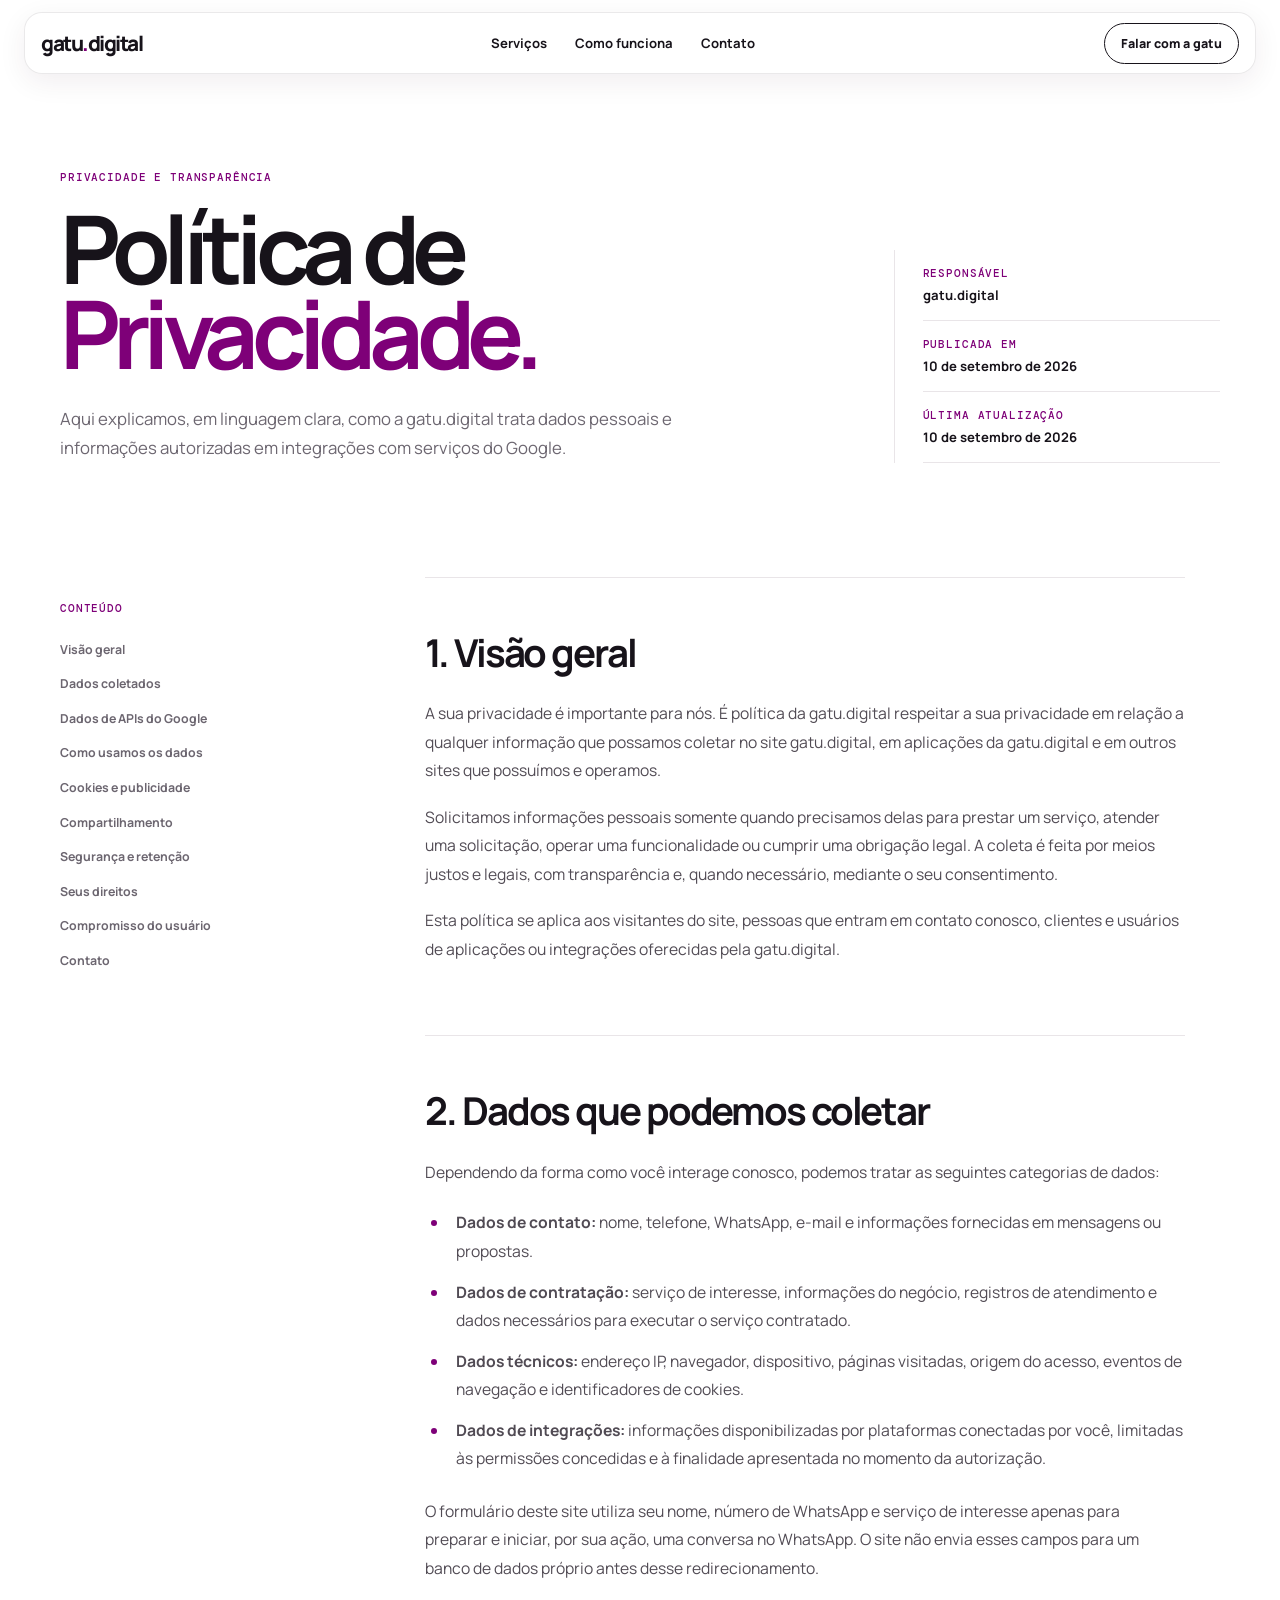
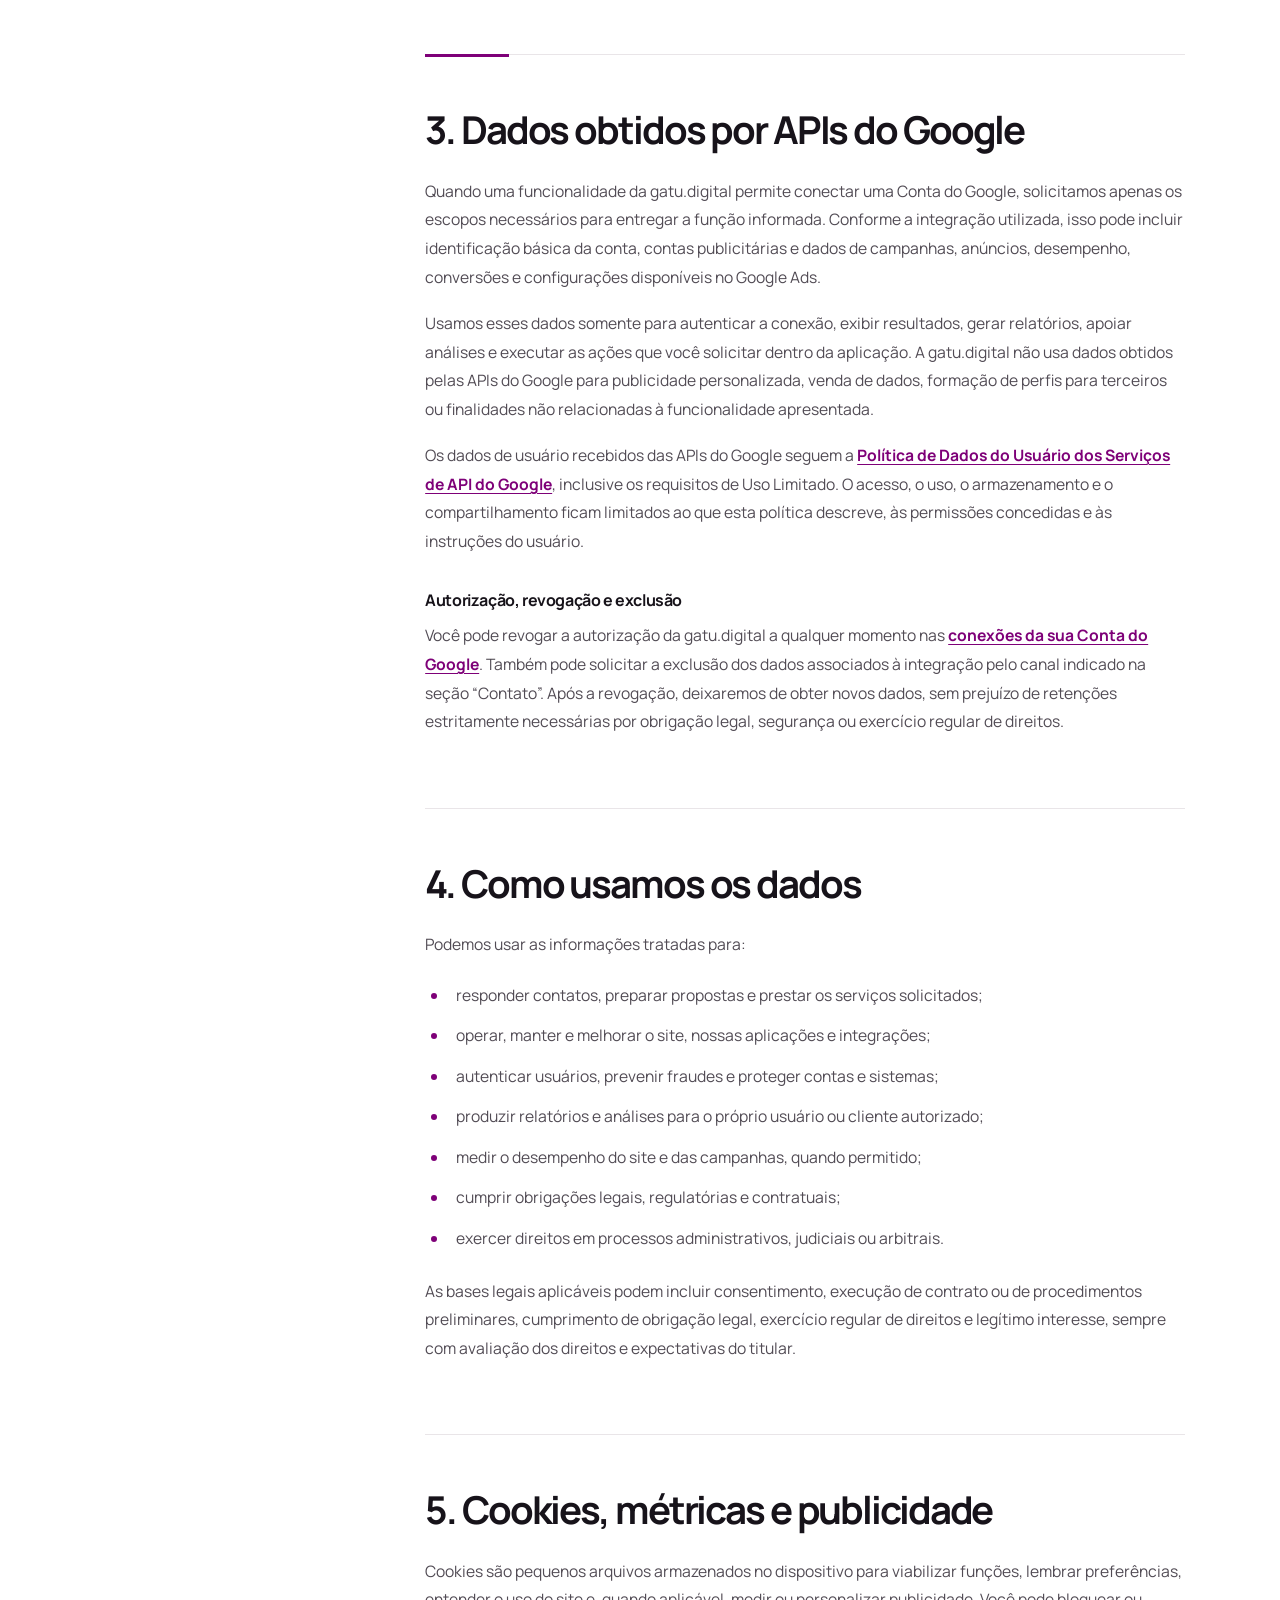
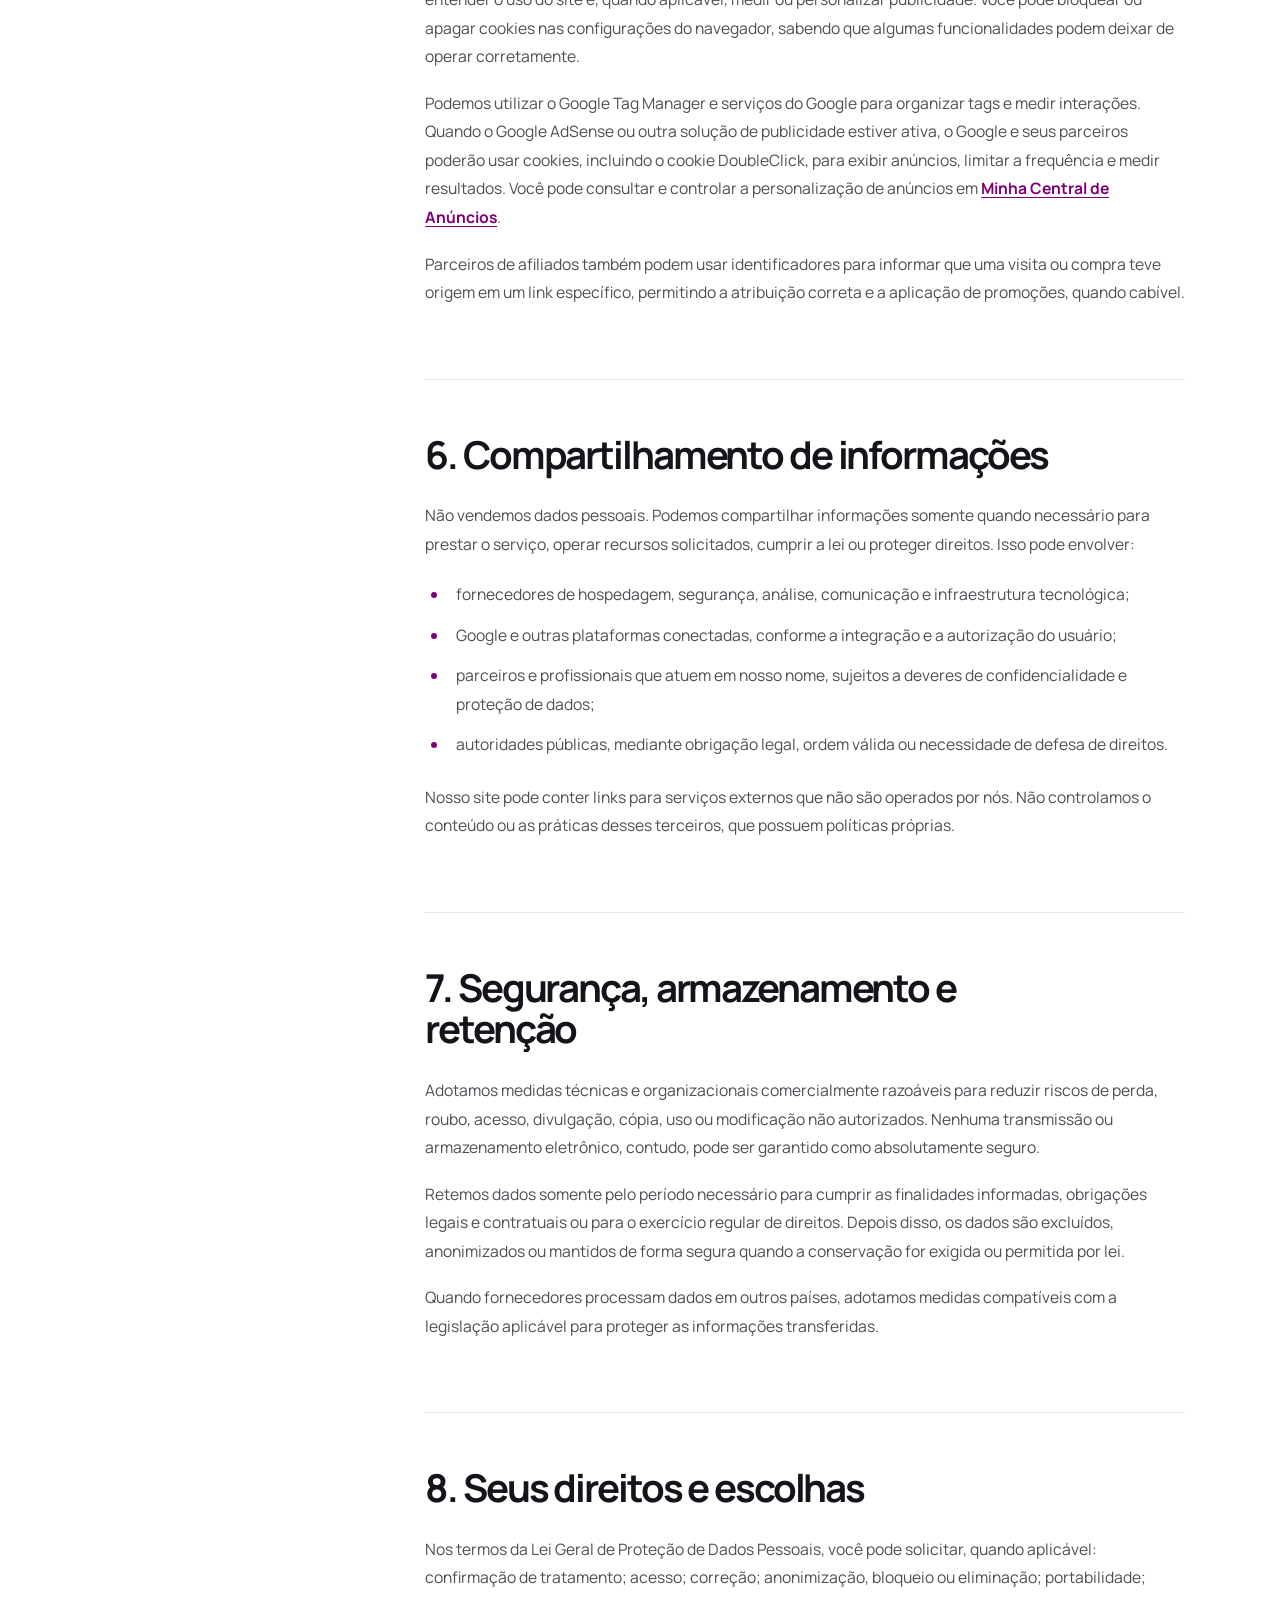
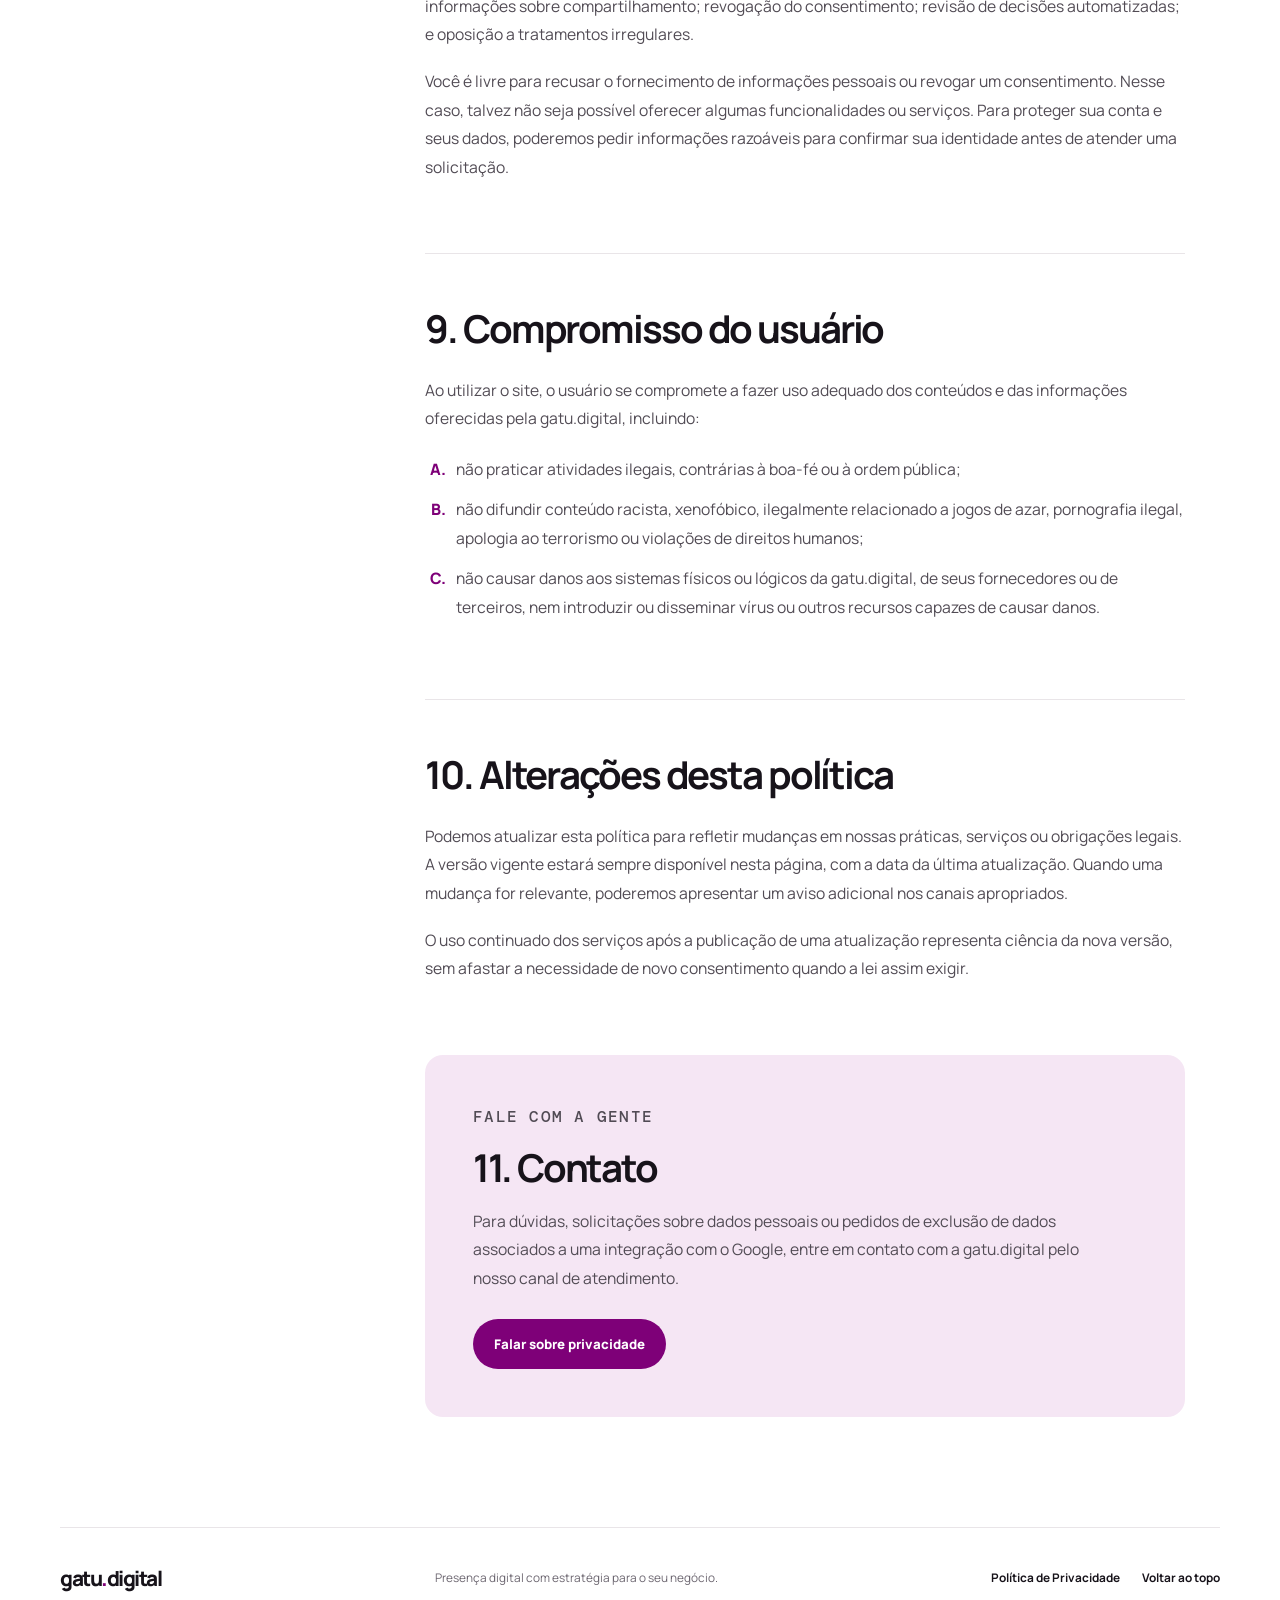
<file: politica-de-privacidade/index.html>
<!doctype html>
<html lang="pt-BR">
  <head>
    <meta charset="UTF-8" />
    <meta name="viewport" content="width=device-width, initial-scale=1.0" />
    <meta name="description" content="Política de Privacidade da gatu.digital: saiba como coletamos, usamos, armazenamos e protegemos dados pessoais e dados obtidos por integrações com o Google." />
    <meta name="robots" content="index,follow" />
    <link rel="canonical" href="https://gatu.digital/politica-de-privacidade/" />
    <title>Política de Privacidade | gatu.digital</title>
    <link rel="icon" type="image/jpeg" href="../assets/gatu-favicon.jpg" />
    <link rel="stylesheet" href="../styles.css" />
    <link rel="stylesheet" href="privacy.css" />
  </head>
  <body>
    <header class="site-header privacy-header">
      <a class="brand" href="../" aria-label="gatu.digital, página inicial">gatu<span>.</span>digital</a>
      <nav aria-label="Navegação principal">
        <a href="../#servicos">Serviços</a><a href="../#processo">Como funciona</a><a href="../#contato">Contato</a>
      </nav>
      <a class="header-cta" href="../#contato">Falar com a gatu</a>
    </header>
    <main id="conteudo">
      <section class="privacy-hero shell" aria-labelledby="page-title">
        <div><p class="eyebrow">privacidade e transparência</p><h1 id="page-title">Política de <em>Privacidade.</em></h1><p class="privacy-lead">Aqui explicamos, em linguagem clara, como a gatu.digital trata dados pessoais e informações autorizadas em integrações com serviços do Google.</p></div>
        <aside class="policy-meta" aria-label="Informações da política"><p><span>Responsável</span><strong>gatu.digital</strong></p><p><span>Publicada em</span><strong>10 de setembro de 2026</strong></p><p><span>Última atualização</span><strong>10 de setembro de 2026</strong></p></aside>
      </section>
      <div class="privacy-layout shell">
        <aside class="privacy-index" aria-label="Índice da política"><p>Conteúdo</p><nav aria-label="Seções da política de privacidade"><a href="#visao-geral">Visão geral</a><a href="#dados-coletados">Dados coletados</a><a href="#google">Dados de APIs do Google</a><a href="#uso">Como usamos os dados</a><a href="#cookies">Cookies e publicidade</a><a href="#compartilhamento">Compartilhamento</a><a href="#seguranca">Segurança e retenção</a><a href="#direitos">Seus direitos</a><a href="#compromisso">Compromisso do usuário</a><a href="#contato">Contato</a></nav></aside>
        <article class="policy-content">
          <section id="visao-geral"><h2>1. Visão geral</h2><p>A sua privacidade é importante para nós. É política da gatu.digital respeitar a sua privacidade em relação a qualquer informação que possamos coletar no site gatu.digital, em aplicações da gatu.digital e em outros sites que possuímos e operamos.</p><p>Solicitamos informações pessoais somente quando precisamos delas para prestar um serviço, atender uma solicitação, operar uma funcionalidade ou cumprir uma obrigação legal. A coleta é feita por meios justos e legais, com transparência e, quando necessário, mediante o seu consentimento.</p><p>Esta política se aplica aos visitantes do site, pessoas que entram em contato conosco, clientes e usuários de aplicações ou integrações oferecidas pela gatu.digital.</p></section>
          <section id="dados-coletados"><h2>2. Dados que podemos coletar</h2><p>Dependendo da forma como você interage conosco, podemos tratar as seguintes categorias de dados:</p><ul><li><strong>Dados de contato:</strong> nome, telefone, WhatsApp, e-mail e informações fornecidas em mensagens ou propostas.</li><li><strong>Dados de contratação:</strong> serviço de interesse, informações do negócio, registros de atendimento e dados necessários para executar o serviço contratado.</li><li><strong>Dados técnicos:</strong> endereço IP, navegador, dispositivo, páginas visitadas, origem do acesso, eventos de navegação e identificadores de cookies.</li><li><strong>Dados de integrações:</strong> informações disponibilizadas por plataformas conectadas por você, limitadas às permissões concedidas e à finalidade apresentada no momento da autorização.</li></ul><p>O formulário deste site utiliza seu nome, número de WhatsApp e serviço de interesse apenas para preparar e iniciar, por sua ação, uma conversa no WhatsApp. O site não envia esses campos para um banco de dados próprio antes desse redirecionamento.</p></section>
          <section id="google" class="google-data-section"><h2>3. Dados obtidos por APIs do Google</h2><p>Quando uma funcionalidade da gatu.digital permite conectar uma Conta do Google, solicitamos apenas os escopos necessários para entregar a função informada. Conforme a integração utilizada, isso pode incluir identificação básica da conta, contas publicitárias e dados de campanhas, anúncios, desempenho, conversões e configurações disponíveis no Google Ads.</p><p>Usamos esses dados somente para autenticar a conexão, exibir resultados, gerar relatórios, apoiar análises e executar as ações que você solicitar dentro da aplicação. A gatu.digital não usa dados obtidos pelas APIs do Google para publicidade personalizada, venda de dados, formação de perfis para terceiros ou finalidades não relacionadas à funcionalidade apresentada.</p><p>Os dados de usuário recebidos das APIs do Google seguem a <a href="https://developers.google.com/terms/api-services-user-data-policy" target="_blank" rel="noopener noreferrer">Política de Dados do Usuário dos Serviços de API do Google</a>, inclusive os requisitos de Uso Limitado. O acesso, o uso, o armazenamento e o compartilhamento ficam limitados ao que esta política descreve, às permissões concedidas e às instruções do usuário.</p><h3>Autorização, revogação e exclusão</h3><p>Você pode revogar a autorização da gatu.digital a qualquer momento nas <a href="https://myaccount.google.com/connections" target="_blank" rel="noopener noreferrer">conexões da sua Conta do Google</a>. Também pode solicitar a exclusão dos dados associados à integração pelo canal indicado na seção “Contato”. Após a revogação, deixaremos de obter novos dados, sem prejuízo de retenções estritamente necessárias por obrigação legal, segurança ou exercício regular de direitos.</p></section>
          <section id="uso"><h2>4. Como usamos os dados</h2><p>Podemos usar as informações tratadas para:</p><ul><li>responder contatos, preparar propostas e prestar os serviços solicitados;</li><li>operar, manter e melhorar o site, nossas aplicações e integrações;</li><li>autenticar usuários, prevenir fraudes e proteger contas e sistemas;</li><li>produzir relatórios e análises para o próprio usuário ou cliente autorizado;</li><li>medir o desempenho do site e das campanhas, quando permitido;</li><li>cumprir obrigações legais, regulatórias e contratuais;</li><li>exercer direitos em processos administrativos, judiciais ou arbitrais.</li></ul><p>As bases legais aplicáveis podem incluir consentimento, execução de contrato ou de procedimentos preliminares, cumprimento de obrigação legal, exercício regular de direitos e legítimo interesse, sempre com avaliação dos direitos e expectativas do titular.</p></section>
          <section id="cookies"><h2>5. Cookies, métricas e publicidade</h2><p>Cookies são pequenos arquivos armazenados no dispositivo para viabilizar funções, lembrar preferências, entender o uso do site e, quando aplicável, medir ou personalizar publicidade. Você pode bloquear ou apagar cookies nas configurações do navegador, sabendo que algumas funcionalidades podem deixar de operar corretamente.</p><p>Podemos utilizar o Google Tag Manager e serviços do Google para organizar tags e medir interações. Quando o Google AdSense ou outra solução de publicidade estiver ativa, o Google e seus parceiros poderão usar cookies, incluindo o cookie DoubleClick, para exibir anúncios, limitar a frequência e medir resultados. Você pode consultar e controlar a personalização de anúncios em <a href="https://myadcenter.google.com/" target="_blank" rel="noopener noreferrer">Minha Central de Anúncios</a>.</p><p>Parceiros de afiliados também podem usar identificadores para informar que uma visita ou compra teve origem em um link específico, permitindo a atribuição correta e a aplicação de promoções, quando cabível.</p></section>
          <section id="compartilhamento"><h2>6. Compartilhamento de informações</h2><p>Não vendemos dados pessoais. Podemos compartilhar informações somente quando necessário para prestar o serviço, operar recursos solicitados, cumprir a lei ou proteger direitos. Isso pode envolver:</p><ul><li>fornecedores de hospedagem, segurança, análise, comunicação e infraestrutura tecnológica;</li><li>Google e outras plataformas conectadas, conforme a integração e a autorização do usuário;</li><li>parceiros e profissionais que atuem em nosso nome, sujeitos a deveres de confidencialidade e proteção de dados;</li><li>autoridades públicas, mediante obrigação legal, ordem válida ou necessidade de defesa de direitos.</li></ul><p>Nosso site pode conter links para serviços externos que não são operados por nós. Não controlamos o conteúdo ou as práticas desses terceiros, que possuem políticas próprias.</p></section>
          <section id="seguranca"><h2>7. Segurança, armazenamento e retenção</h2><p>Adotamos medidas técnicas e organizacionais comercialmente razoáveis para reduzir riscos de perda, roubo, acesso, divulgação, cópia, uso ou modificação não autorizados. Nenhuma transmissão ou armazenamento eletrônico, contudo, pode ser garantido como absolutamente seguro.</p><p>Retemos dados somente pelo período necessário para cumprir as finalidades informadas, obrigações legais e contratuais ou para o exercício regular de direitos. Depois disso, os dados são excluídos, anonimizados ou mantidos de forma segura quando a conservação for exigida ou permitida por lei.</p><p>Quando fornecedores processam dados em outros países, adotamos medidas compatíveis com a legislação aplicável para proteger as informações transferidas.</p></section>
          <section id="direitos"><h2>8. Seus direitos e escolhas</h2><p>Nos termos da Lei Geral de Proteção de Dados Pessoais, você pode solicitar, quando aplicável: confirmação de tratamento; acesso; correção; anonimização, bloqueio ou eliminação; portabilidade; informações sobre compartilhamento; revogação do consentimento; revisão de decisões automatizadas; e oposição a tratamentos irregulares.</p><p>Você é livre para recusar o fornecimento de informações pessoais ou revogar um consentimento. Nesse caso, talvez não seja possível oferecer algumas funcionalidades ou serviços. Para proteger sua conta e seus dados, poderemos pedir informações razoáveis para confirmar sua identidade antes de atender uma solicitação.</p></section>
          <section id="compromisso"><h2>9. Compromisso do usuário</h2><p>Ao utilizar o site, o usuário se compromete a fazer uso adequado dos conteúdos e das informações oferecidas pela gatu.digital, incluindo:</p><ol type="A"><li>não praticar atividades ilegais, contrárias à boa-fé ou à ordem pública;</li><li>não difundir conteúdo racista, xenofóbico, ilegalmente relacionado a jogos de azar, pornografia ilegal, apologia ao terrorismo ou violações de direitos humanos;</li><li>não causar danos aos sistemas físicos ou lógicos da gatu.digital, de seus fornecedores ou de terceiros, nem introduzir ou disseminar vírus ou outros recursos capazes de causar danos.</li></ol></section>
          <section id="alteracoes"><h2>10. Alterações desta política</h2><p>Podemos atualizar esta política para refletir mudanças em nossas práticas, serviços ou obrigações legais. A versão vigente estará sempre disponível nesta página, com a data da última atualização. Quando uma mudança for relevante, poderemos apresentar um aviso adicional nos canais apropriados.</p><p>O uso continuado dos serviços após a publicação de uma atualização representa ciência da nova versão, sem afastar a necessidade de novo consentimento quando a lei assim exigir.</p></section>
          <section id="contato" class="contact-section"><p class="eyebrow">fale com a gente</p><h2>11. Contato</h2><p>Para dúvidas, solicitações sobre dados pessoais ou pedidos de exclusão de dados associados a uma integração com o Google, entre em contato com a gatu.digital pelo nosso canal de atendimento.</p><a class="button button-primary" href="https://wa.me/5531972590277?text=Ol%C3%A1%2C%20quero%20falar%20sobre%20privacidade%20e%20meus%20dados." target="_blank" rel="noopener noreferrer">Falar sobre privacidade</a></section>
        </article>
      </div>
    </main>
    <footer class="footer shell privacy-footer"><a class="brand" href="../">gatu<span>.</span>digital</a><p>Presença digital com estratégia para o seu negócio.</p><div class="footer-links"><a aria-current="page" href="./">Política de Privacidade</a><a href="#conteudo">Voltar ao topo</a></div></footer>
  </body>
</html>
</file>
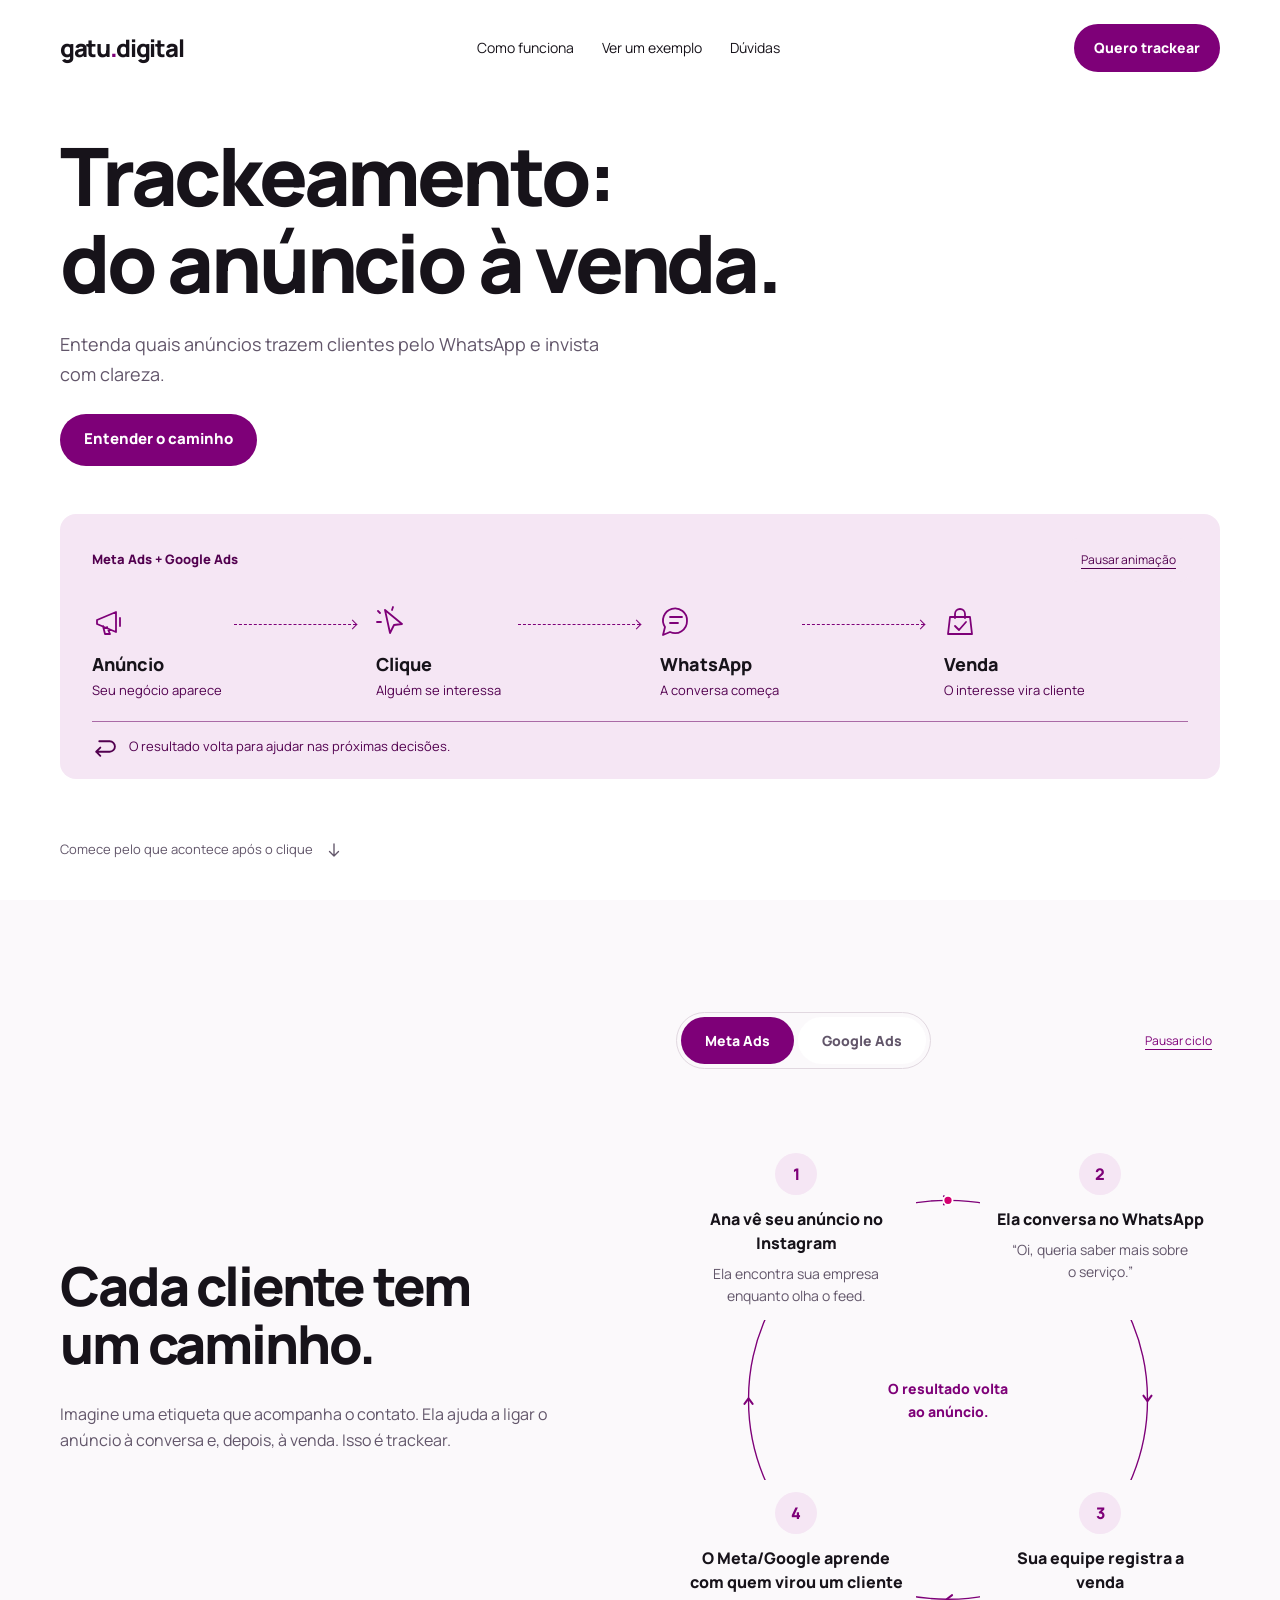
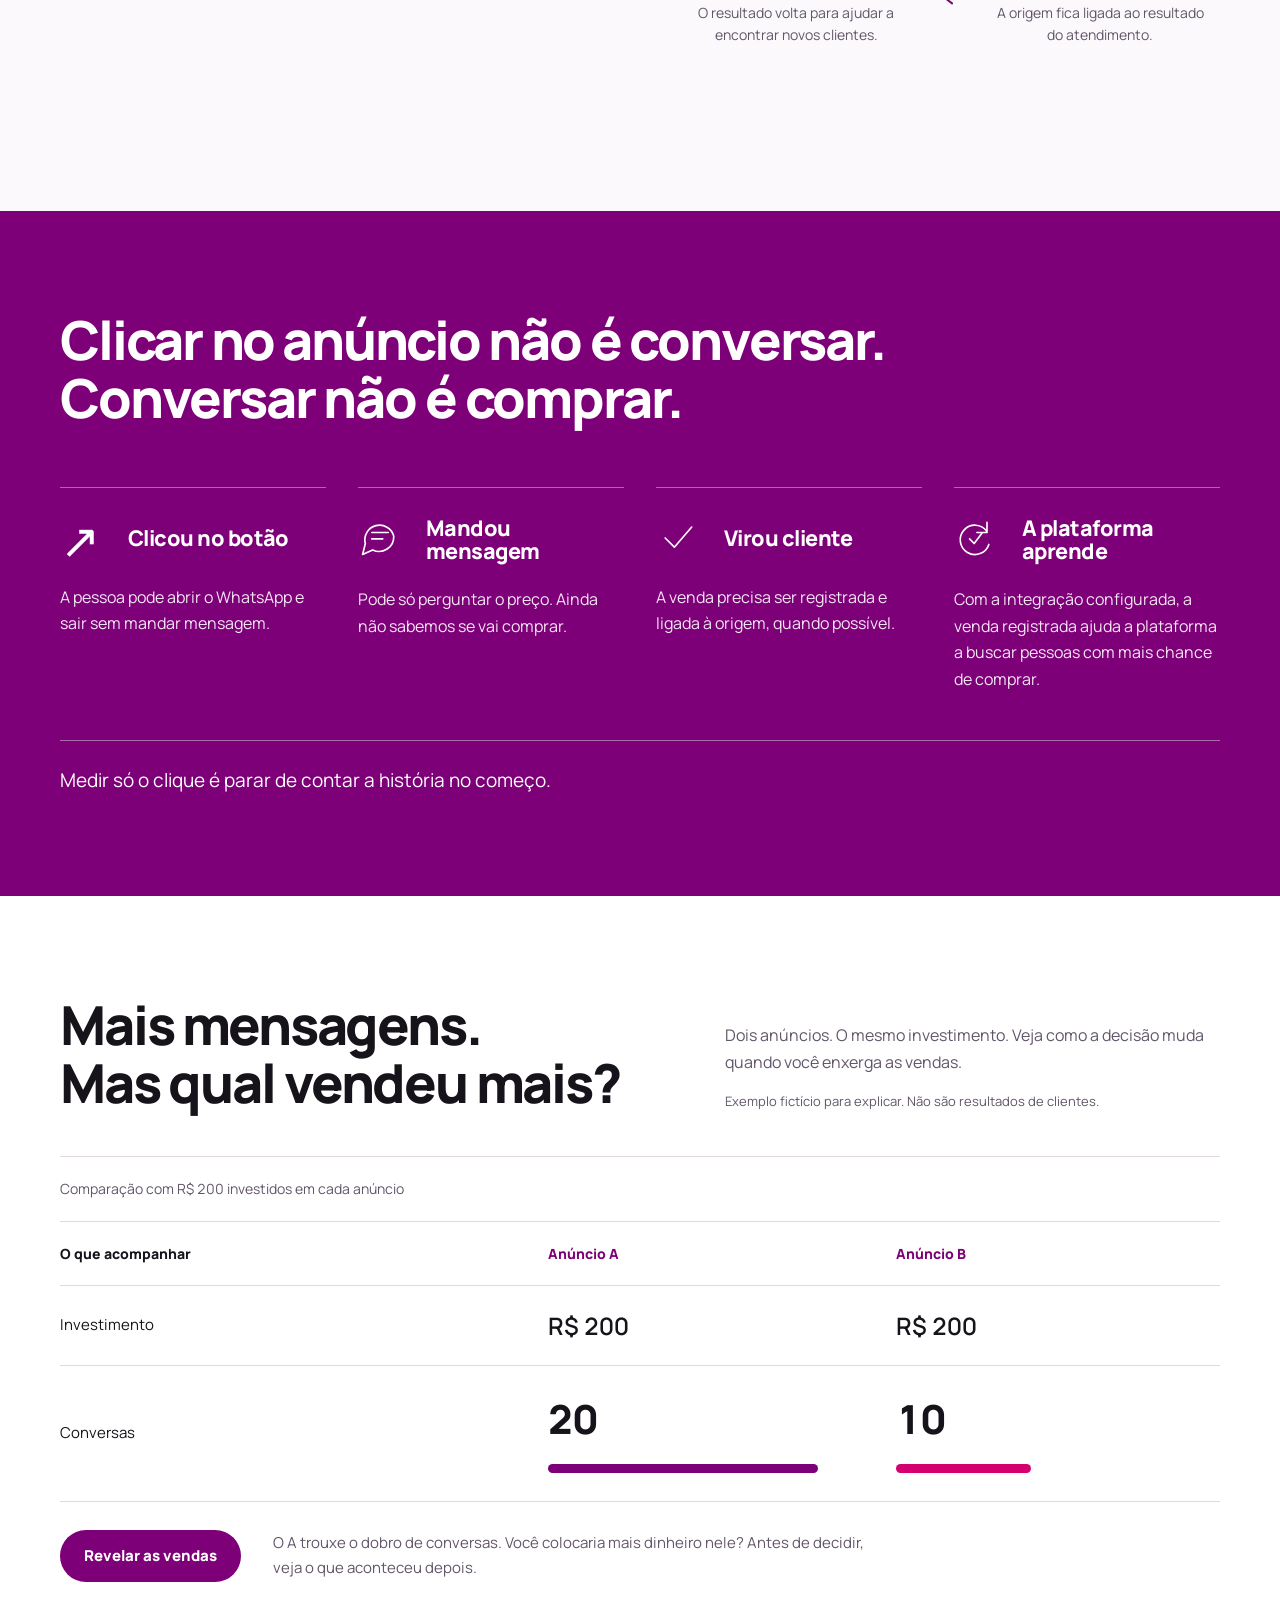
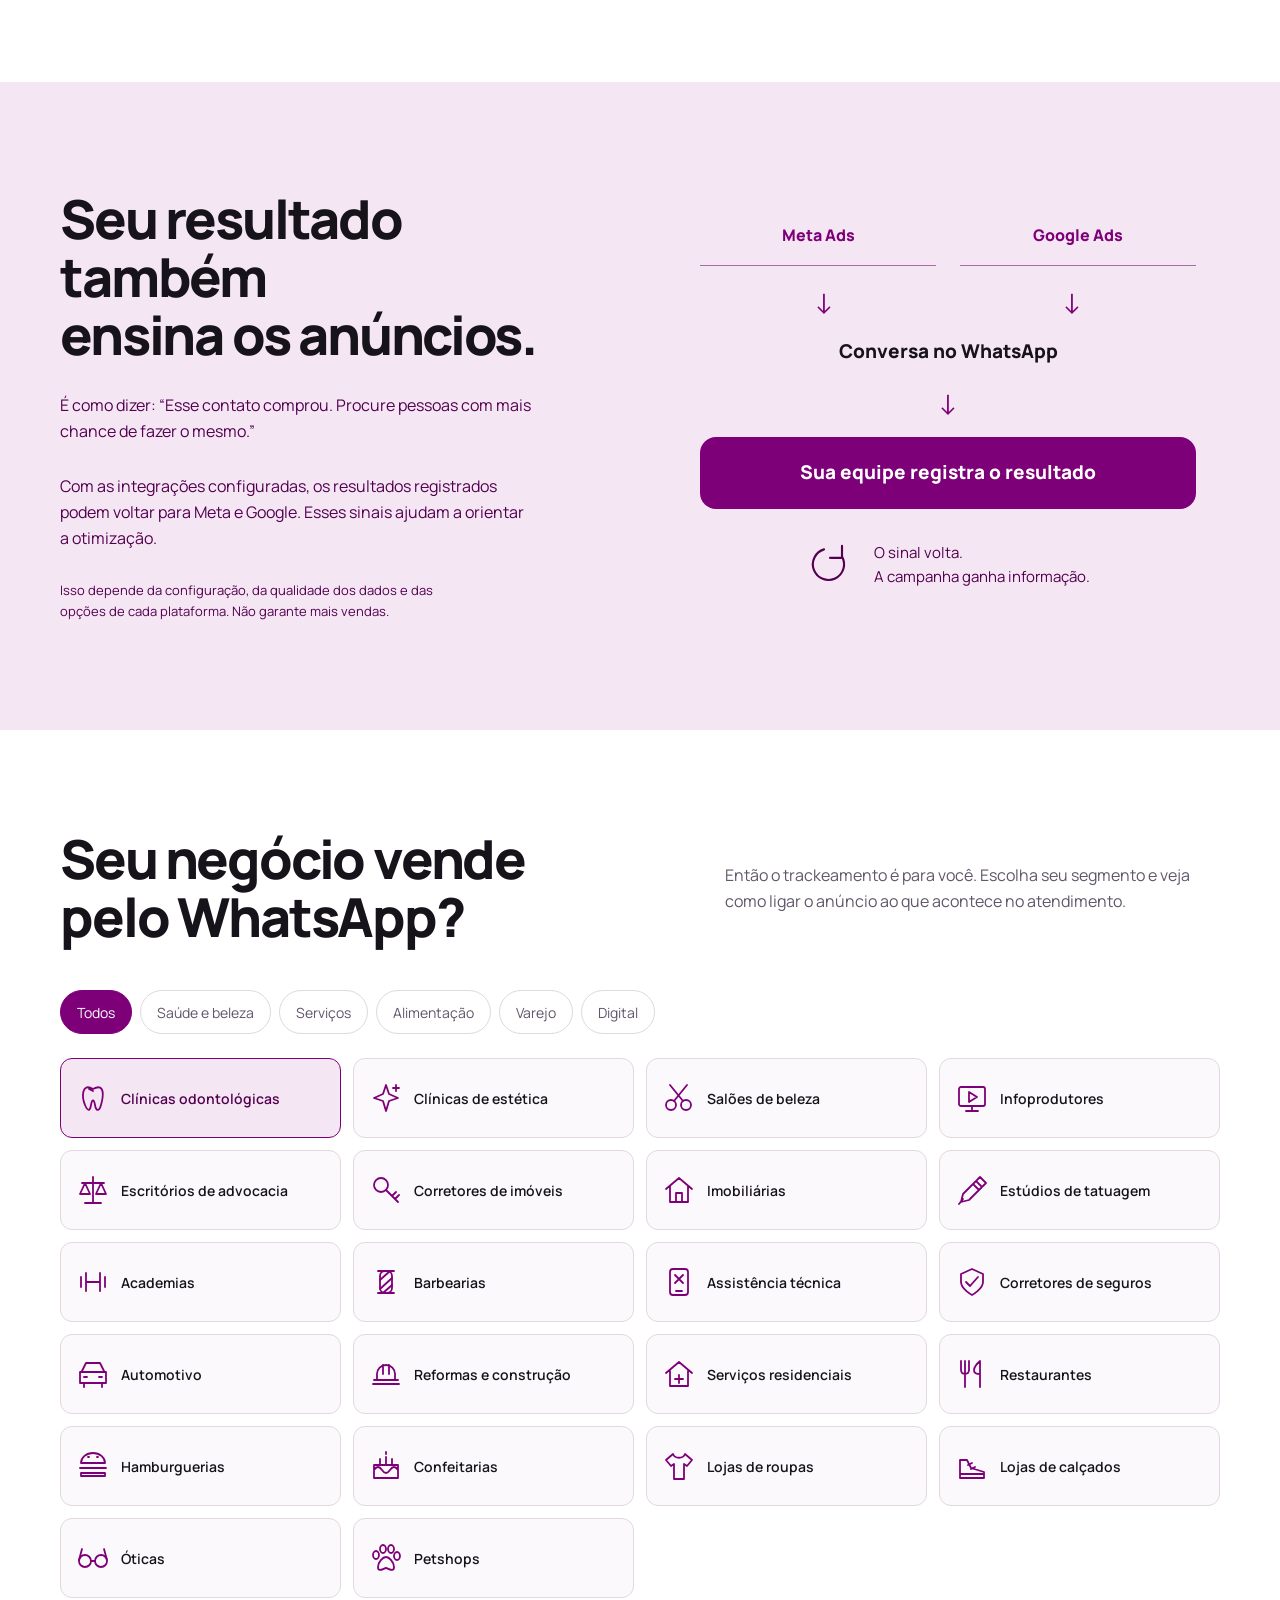
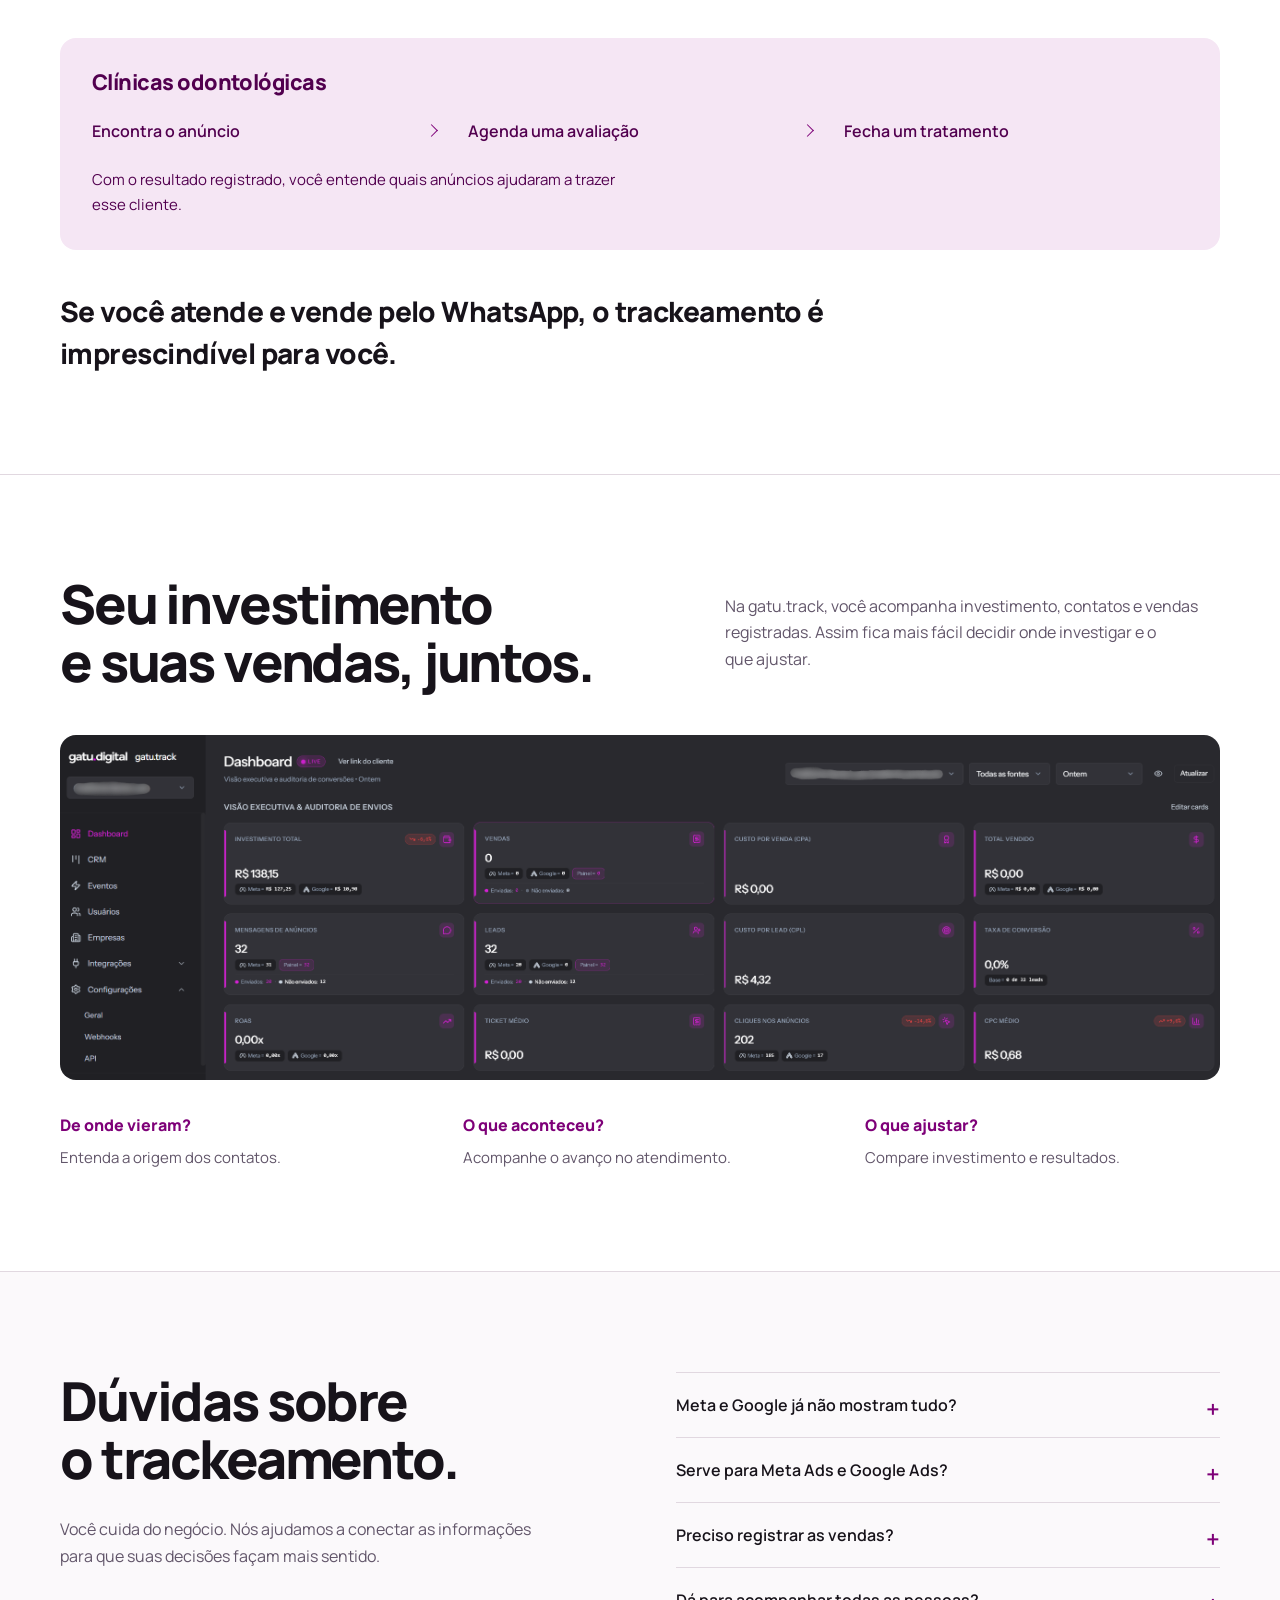
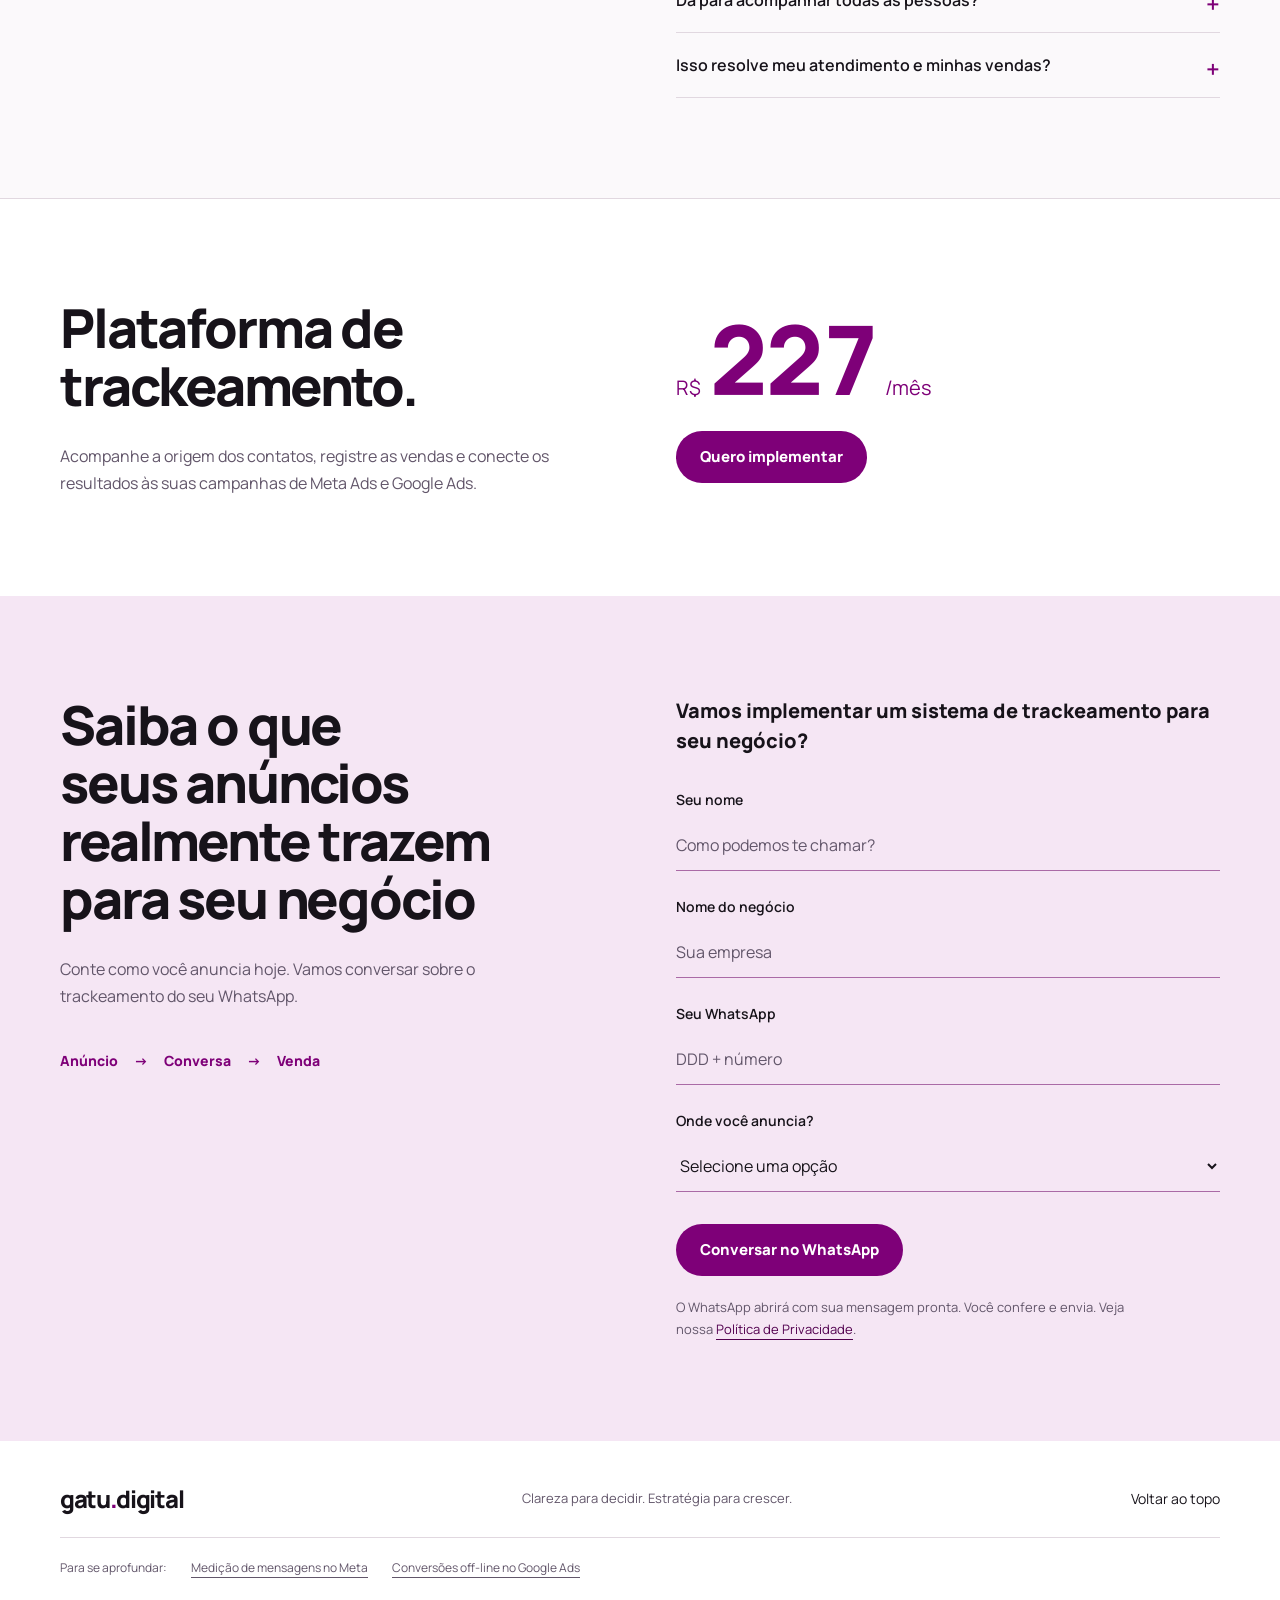
<file: trackeamento/index.html>
<!doctype html>
<html lang="pt-BR" data-type="service">
<head>
  <meta charset="UTF-8">
  <meta name="viewport" content="width=device-width, initial-scale=1">
  <title>Trackeamento de Meta Ads, Google Ads e WhatsApp | gatu.digital</title>
  <meta name="description" content="Entenda, de um jeito simples e visual, como conectar seus anúncios às conversas e vendas no WhatsApp. Conheça o trackeamento da gatu.digital.">
  <meta name="page-type" content="service">
  <meta name="site-kind" content="other">
  <meta name="theme-color" content="#7e0078">
  <meta property="og:title" content="Do anúncio à venda: entenda o trackeamento | gatu.digital">
  <meta property="og:description" content="Seu anúncio trouxe um clique. Mas ele virou cliente? Veja como acompanhar esse caminho.">
  <meta property="og:type" content="website">
  <meta property="og:url" content="https://gatu.digital/trackeamento">
  <meta property="og:image" content="https://gatu.digital/assets/gatu-hero-workspace.png">
  <link rel="canonical" href="https://gatu.digital/trackeamento">
  <link rel="icon" type="image/jpeg" href="../assets/gatu-favicon.jpg">
  <link rel="preconnect" href="https://fonts.googleapis.com">
  <link rel="preconnect" href="https://fonts.gstatic.com" crossorigin>
  <link href="https://fonts.googleapis.com/css2?family=Manrope:wght@400;600;800&display=swap" rel="stylesheet">
  <link rel="stylesheet" href="../trackeamento/tracking.css?v=20261124">
  <script src="../trackeamento/tracking.js?v=20261124" defer></script>
  <!-- Mesmo contêiner de medição da página principal. -->
  <script>(function(w,d,s,l,i){w[l]=w[l]||[];w[l].push({'gtm.start':new Date().getTime(),event:'gtm.js'});var f=d.getElementsByTagName(s)[0],j=d.createElement(s),dl=l!='dataLayer'?'&l='+l:'';j.async=true;j.src='https://www.googletagmanager.com/gtm.js?id='+i+dl;f.parentNode.insertBefore(j,f);})(window,document,'script','dataLayer','GTM-P9WTCFRN');</script>
</head>
<body id="inicio">
  <noscript><iframe src="https://www.googletagmanager.com/ns.html?id=GTM-P9WTCFRN" height="0" width="0" class="gtm-frame" title="Google Tag Manager"></iframe></noscript>
  <a class="skip-link" href="#conteudo">Pular para o conteúdo</a>
  <header class="site-header wrap">
    <a class="brand" href="../" aria-label="gatu.digital, página inicial">gatu<span>.</span>digital</a>
    <nav aria-label="Navegação principal"><a href="#caminho">Como funciona</a><a href="#comparar">Ver um exemplo</a><a href="#duvidas">Dúvidas</a></nav>
    <a class="button button-small" href="#contato">Quero trackear</a>
  </header>
  <main id="conteudo">
    <section class="hero wrap" aria-labelledby="hero-title">
      <div class="intro-copy" data-enter>
        <h1 id="hero-title">Trackeamento:<br>do anúncio à venda.</h1>
        <p>Entenda quais anúncios trazem clientes pelo WhatsApp e invista com clareza.</p>
        <a class="button" href="#caminho">Entender o caminho</a>
      </div>
      <div class="hero-map" aria-label="O trackeamento conecta anúncio, clique, conversa no WhatsApp e venda">
        <div class="map-intro"><span>Meta Ads + Google Ads</span><button id="motion-toggle" type="button" aria-pressed="false" hidden>Pausar animação</button></div>
        <ol class="route">
          <li><svg viewBox="0 0 32 32" aria-hidden="true"><path d="m5 14 19-8v20L5 18zM11 20l2 8h5l-3-7M28 12v8"/></svg><strong>Anúncio</strong><span>Seu negócio aparece</span></li>
          <li><svg viewBox="0 0 32 32" aria-hidden="true"><path d="m9 4 17 14-8 1-4 8zM4 7l-2-2M16 4l1-3M5 16H1"/></svg><strong>Clique</strong><span>Alguém se interessa</span></li>
          <li class="route-chat"><svg viewBox="0 0 32 32" aria-hidden="true"><path d="M27 15a12 12 0 0 1-17 11l-7 3 2-8A12 12 0 1 1 27 15Z"/><path d="M10 11h12M10 17h8"/></svg><strong>WhatsApp</strong><span>A conversa começa</span></li>
          <li><svg viewBox="0 0 32 32" aria-hidden="true"><path d="M6 11h20l2 17H4zM11 12V8a5 5 0 0 1 10 0v4m-10 8 4 4 7-8"/></svg><strong>Venda</strong><span>O interesse vira cliente</span></li>
        </ol>
        <div class="map-return"><svg viewBox="0 0 24 24" aria-hidden="true"><path d="M7 7h10a5 5 0 0 1 0 10H4m4-4-4 4 4 4"/></svg><span>O resultado volta para ajudar nas próximas decisões.</span></div>
      </div>
      <a class="chapter-link" href="#caminho">Comece pelo que acontece após o clique <svg viewBox="0 0 24 24" aria-hidden="true"><path d="M12 4v16m-6-6 6 6 6-6"/></svg></a>
    </section>

    <section id="caminho" class="journey section" aria-labelledby="journey-title">
      <div class="wrap split">
        <div class="section-copy"><h2 id="journey-title">Cada cliente tem<br>um caminho.</h2><p>Imagine uma etiqueta que acompanha o contato. Ela ajuda a ligar o anúncio à conversa e, depois, à venda. Isso é trackear.</p></div>
        <div class="journey-board">
          <div class="cycle-toolbar"><div class="source-switch" role="group" aria-label="Escolha a origem do exemplo" hidden><button type="button" data-source="meta" aria-pressed="true">Meta Ads</button><button type="button" data-source="google" aria-pressed="false">Google Ads</button></div><button type="button" id="cycle-motion-toggle" class="cycle-motion-toggle" aria-pressed="false" hidden>Pausar ciclo</button></div>
          <div class="customer-cycle">
          <svg class="cycle-links" viewBox="0 0 600 600" aria-hidden="true"><defs><marker id="cycle-arrow" markerWidth="10" markerHeight="10" refX="5" refY="5" orient="auto"><path d="m2 2 4 3-4 3"/></marker></defs><path d="M144 144A220 220 0 0 1 300 80A220 220 0 0 1 456 144"/><path d="M456 144A220 220 0 0 1 520 300A220 220 0 0 1 456 456"/><path d="M456 456A220 220 0 0 1 300 520A220 220 0 0 1 144 456"/><path d="M144 456A220 220 0 0 1 80 300A220 220 0 0 1 144 144"/><g class="cycle-traveler"><circle cx="300" cy="80" r="5"/></g></svg>
          <p class="cycle-center" aria-hidden="true"><span>O resultado volta<br>ao anúncio.</span></p>
          <ol class="story-path" aria-label="Ciclo de aprendizado: etapas 1, 2, 3, 4 e de volta à etapa 1">
            <li><span class="step-index">1</span><div aria-live="polite"><strong id="origin-title">Ana vê seu anúncio no Instagram</strong><p id="origin-copy">Ela encontra sua empresa enquanto olha o feed.</p></div></li>
            <li><span class="step-index">2</span><div><strong>Ela conversa no WhatsApp</strong><p>“Oi, queria saber mais sobre o serviço.”</p></div></li>
            <li><span class="step-index">3</span><div><strong>Sua equipe registra a venda</strong><p>A origem fica ligada ao resultado do atendimento.</p></div></li>
            <li><span class="step-index">4</span><div><strong>O Meta/Google aprende com quem virou um cliente</strong><p>O resultado volta para ajudar a encontrar novos clientes.</p></div></li>
          </ol>
          </div>
        </div>
      </div>
    </section>

    <section class="blindspot section" aria-labelledby="blindspot-title">
      <div class="wrap">
        <h2 id="blindspot-title">Clicar no anúncio não é conversar.<br>Conversar não é comprar.</h2>
        <div class="truth-grid">
          <article><span class="truth-symbol" aria-hidden="true">↗</span><h3>Clicou no botão</h3><p>A pessoa pode abrir o WhatsApp e sair sem mandar mensagem.</p></article>
          <article><svg class="truth-symbol" viewBox="0 0 48 48" aria-hidden="true"><path d="M39 22A16 16 0 0 1 16 37L5 42l3-12A16 16 0 1 1 39 22ZM15 18h18M15 25h12"/></svg><h3>Mandou mensagem</h3><p>Pode só perguntar o preço. Ainda não sabemos se vai comprar.</p></article>
          <article><svg class="truth-symbol" viewBox="0 0 48 48" aria-hidden="true"><path d="m10 24 10 10 19-22"/></svg><h3>Virou cliente</h3><p>A venda precisa ser registrada e ligada à origem, quando possível.</p></article>
          <article><svg class="truth-symbol" viewBox="0 0 48 48" aria-hidden="true"><path d="M36 17A16 16 0 1 0 38 31M36 7v11H25M17 25l5 5 9-12"/></svg><h3>A plataforma aprende</h3><p>Com a integração configurada, a venda registrada ajuda a plataforma a buscar pessoas com mais chance de comprar.</p></article>
        </div>
        <p class="takeaway">Medir só o clique é parar de contar a história no começo.</p>
      </div>
    </section>

    <section id="comparar" class="comparison section" aria-labelledby="comparison-title">
      <div class="wrap">
        <div class="comparison-head"><h2 id="comparison-title">Mais mensagens.<br>Mas qual vendeu mais?</h2><div><p>Dois anúncios. O mesmo investimento. Veja como a decisão muda quando você enxerga as vendas.</p><p class="small-note">Exemplo fictício para explicar. Não são resultados de clientes.</p></div></div>
        <div class="campaign-table" role="region" aria-label="Comparação de campanhas">
          <table><caption>Comparação com R$ 200 investidos em cada anúncio</caption><thead><tr><th scope="col">O que acompanhar</th><th scope="col">Anúncio A</th><th scope="col">Anúncio B</th></tr></thead><tbody>
            <tr><th scope="row">Investimento</th><td>R$ 200</td><td>R$ 200</td></tr>
            <tr class="messages-row"><th scope="row">Conversas</th><td><strong>20</strong><span class="bar bar-a" aria-hidden="true"></span></td><td><strong>10</strong><span class="bar bar-b" aria-hidden="true"></span></td></tr>
            <tr class="sales-row"><th scope="row">Vendas registradas</th><td>2</td><td><strong>5</strong></td></tr>
            <tr class="sales-row"><th scope="row">Custo por venda</th><td>R$ 100</td><td><strong>R$ 40</strong></td></tr>
          </tbody></table>
        </div>
        <div class="comparison-bottom"><button type="button" id="reveal-sales" class="button" aria-expanded="false" hidden>Revelar as vendas</button><p id="comparison-insight" aria-live="polite">O B trouxe menos conversas, mas cada venda custou menos em anúncios. O valor vendido e o que sobra depois dos custos também contam.</p></div>
      </div>
    </section>

    <section class="feedback section" aria-labelledby="feedback-title">
      <div class="wrap split">
        <div class="section-copy"><h2 id="feedback-title">Seu resultado também<br>ensina os anúncios.</h2><p>É como dizer: “Esse contato comprou. Procure pessoas com mais chance de fazer o mesmo.”</p><p>Com as integrações configuradas, os resultados registrados podem voltar para Meta e Google. Esses sinais ajudam a orientar a otimização.</p><p class="small-note">Isso depende da configuração, da qualidade dos dados e das opções de cada plataforma. Não garante mais vendas.</p></div>
        <div class="feedback-diagram" aria-label="Ciclo: anúncios geram conversas, a equipe registra resultados, sinais retornam às plataformas">
          <div class="feedback-platforms"><span>Meta Ads</span><span>Google Ads</span></div>
          <div class="feedback-down" aria-hidden="true"><span>↓</span><span>↓</span></div>
          <div class="feedback-conversation">Conversa no WhatsApp</div>
          <div class="feedback-down" aria-hidden="true"><span>↓</span></div>
          <div class="feedback-sale">Sua equipe registra o resultado</div>
          <div class="feedback-loop"><svg viewBox="0 0 40 40" aria-hidden="true"><path d="M30 13A13 13 0 1 1 15 7M30 4v10H20"/></svg><span>O sinal volta.<br>A campanha ganha informação.</span></div>
        </div>
      </div>
    </section>

    <section id="para-quem" class="audience section" aria-labelledby="audience-title">
      <div class="wrap">
        <div class="platform-head"><h2 id="audience-title">Seu negócio vende<br>pelo WhatsApp?</h2><p>Então o trackeamento é para você. Escolha seu segmento e veja como ligar o anúncio ao que acontece no atendimento.</p></div>
        <div class="segment-filters" role="group" aria-label="Filtrar segmentos" hidden><button type="button" data-filter="all" aria-pressed="true">Todos</button><button type="button" data-filter="beauty" aria-pressed="false">Saúde e beleza</button><button type="button" data-filter="services" aria-pressed="false">Serviços</button><button type="button" data-filter="food" aria-pressed="false">Alimentação</button><button type="button" data-filter="retail" aria-pressed="false">Varejo</button><button type="button" data-filter="digital" aria-pressed="false">Digital</button></div>
        <div class="segment-grid" role="group" aria-label="Escolha seu segmento">
          <button type="button" class="segment-option" data-group="beauty" data-action="Agenda uma avaliação" data-result="Fecha um tratamento" aria-pressed="true"><svg viewBox="0 0 32 32" aria-hidden="true"><path d="M16 7C4 0 5 16 8 23s5 6 6 0 3-6 4 0 4 7 6 0S29 0 16 7ZM12 7l4 2"/></svg><span>Clínicas odontológicas</span></button>
          <button type="button" class="segment-option" data-group="beauty" data-action="Pergunta sobre o procedimento" data-result="Fecha um procedimento" aria-pressed="false"><svg viewBox="0 0 32 32" aria-hidden="true"><path d="m16 3 3 9 9 4-9 3-3 10-3-10-9-3 9-4ZM26 3v6M23 6h6"/></svg><span>Clínicas de estética</span></button>
          <button type="button" class="segment-option" data-group="beauty" data-action="Consulta os horários" data-result="Agenda um serviço" aria-pressed="false"><svg viewBox="0 0 32 32" aria-hidden="true"><circle cx="8" cy="23" r="5"/><circle cx="23" cy="23" r="5"/><path d="m11 19 13-16M20 19 7 3"/></svg><span>Salões de beleza</span></button>
          <button type="button" class="segment-option" data-group="digital" data-action="Tira dúvidas sobre o curso" data-result="Faz a inscrição" aria-pressed="false"><svg viewBox="0 0 32 32" aria-hidden="true"><rect x="3" y="5" width="26" height="19" rx="2"/><path d="m13 10 8 5-8 5ZM10 29h12M16 24v5"/></svg><span>Infoprodutores</span></button>
          <button type="button" class="segment-option" data-group="services" data-action="Consulta sobre o atendimento" data-result="Contrata o serviço jurídico" aria-pressed="false"><svg viewBox="0 0 32 32" aria-hidden="true"><path d="M16 3v25M8 29h16M5 9h22M8 9l-5 11h10ZM24 9l-5 11h10Z"/></svg><span>Escritórios de advocacia</span></button>
          <button type="button" class="segment-option" data-group="services" data-action="Pergunta sobre o imóvel" data-result="Fecha a negociação" aria-pressed="false"><svg viewBox="0 0 32 32" aria-hidden="true"><circle cx="11" cy="11" r="7"/><path d="m16 16 12 12M22 22l4-4M25 25l4-4"/></svg><span>Corretores de imóveis</span></button>
          <button type="button" class="segment-option" data-group="services" data-action="Agenda uma visita" data-result="Fecha a negociação" aria-pressed="false"><svg viewBox="0 0 32 32" aria-hidden="true"><path d="m3 15 13-11 13 11M7 12v16h18V12M13 28v-9h6v9"/></svg><span>Imobiliárias</span></button>
          <button type="button" class="segment-option" data-group="beauty" data-action="Pede um orçamento" data-result="Agenda a tatuagem" aria-pressed="false"><svg viewBox="0 0 32 32" aria-hidden="true"><path d="m7 20 13-13 6 6-13 13-8 2ZM17 10l6 6M21 6l3-3 6 6-3 3M7 25l-4 5"/></svg><span>Estúdios de tatuagem</span></button>
          <button type="button" class="segment-option" data-group="beauty" data-action="Conhece os planos" data-result="Faz a matrícula" aria-pressed="false"><svg viewBox="0 0 32 32" aria-hidden="true"><path d="M10 16h12M4 11v10M9 7v18M23 7v18M28 11v10"/></svg><span>Academias</span></button>
          <button type="button" class="segment-option" data-group="beauty" data-action="Consulta um horário" data-result="Agenda o corte" aria-pressed="false"><svg viewBox="0 0 32 32" aria-hidden="true"><rect x="10" y="5" width="12" height="22" rx="5"/><path d="M8 5h16M8 27h16M10 14l10-9M10 23l12-11M13 27l9-8"/></svg><span>Barbearias</span></button>
          <button type="button" class="segment-option" data-group="services" data-action="Pede o diagnóstico" data-result="Aprova o conserto" aria-pressed="false"><svg viewBox="0 0 32 32" aria-hidden="true"><rect x="7" y="3" width="18" height="26" rx="3"/><path d="M13 25h6M12 9l8 8M20 9l-8 8"/></svg><span>Assistência técnica</span></button>
          <button type="button" class="segment-option" data-group="services" data-action="Solicita uma cotação" data-result="Contrata o seguro" aria-pressed="false"><svg viewBox="0 0 32 32" aria-hidden="true"><path d="m16 3 11 5v8c0 7-11 13-11 13S5 23 5 16V8ZM10 16l4 4 8-9"/></svg><span>Corretores de seguros</span></button>
          <button type="button" class="segment-option" data-group="services" data-action="Consulta o veículo ou serviço" data-result="Fecha a compra ou serviço" aria-pressed="false"><svg viewBox="0 0 32 32" aria-hidden="true"><path d="m5 13 4-8h14l4 8M3 14h26v11H3ZM7 25v4M25 25v4M7 19h3M22 19h3"/></svg><span>Automotivo</span></button>
          <button type="button" class="segment-option" data-group="services" data-action="Solicita um orçamento" data-result="Fecha a obra" aria-pressed="false"><svg viewBox="0 0 32 32" aria-hidden="true"><path d="M4 22h24M7 22v-6a9 9 0 0 1 18 0v6M13 7v9M19 7v9M3 26h26"/></svg><span>Reformas e construção</span></button>
          <button type="button" class="segment-option" data-group="services" data-action="Explica o que precisa" data-result="Contrata o atendimento" aria-pressed="false"><svg viewBox="0 0 32 32" aria-hidden="true"><path d="m3 15 13-11 13 11M7 13v15h18V13M16 17v8M12 21h8"/></svg><span>Serviços residenciais</span></button>
          <button type="button" class="segment-option" data-group="food" data-action="Consulta o cardápio" data-result="Faz o pedido" aria-pressed="false"><svg viewBox="0 0 32 32" aria-hidden="true"><path d="M5 3v9c0 5 8 5 8 0V3M9 3v26M24 3c-8 7-8 13 0 13V3Zm0 13v13"/></svg><span>Restaurantes</span></button>
          <button type="button" class="segment-option" data-group="food" data-action="Escolhe o lanche" data-result="Confirma o pedido" aria-pressed="false"><svg viewBox="0 0 32 32" aria-hidden="true"><path d="M4 13a12 10 0 0 1 24 0ZM3 18h26M4 23h24v3H4ZM11 7h1M20 7h1"/></svg><span>Hamburguerias</span></button>
          <button type="button" class="segment-option" data-group="food" data-action="Consulta sabores e valores" data-result="Confirma a encomenda" aria-pressed="false"><svg viewBox="0 0 32 32" aria-hidden="true"><path d="M4 15h24v13H4ZM4 20q4-6 8 0t8 0 8 0M10 15V9M16 15V7M22 15V9M16 4V2"/></svg><span>Confeitarias</span></button>
          <button type="button" class="segment-option" data-group="retail" data-action="Pergunta sobre tamanho e modelo" data-result="Compra a peça" aria-pressed="false"><svg viewBox="0 0 32 32" aria-hidden="true"><path d="m10 4-7 6 5 6 3-2v15h10V14l3 2 5-6-7-6c-2 5-10 5-12 0Z"/></svg><span>Lojas de roupas</span></button>
          <button type="button" class="segment-option" data-group="retail" data-action="Consulta a numeração" data-result="Compra o calçado" aria-pressed="false"><svg viewBox="0 0 32 32" aria-hidden="true"><path d="M4 10h7l4 8 13 4v6H4ZM12 15l4-2M15 19l4-2M4 24h24"/></svg><span>Lojas de calçados</span></button>
          <button type="button" class="segment-option" data-group="retail" data-action="Consulta armações e lentes" data-result="Compra os óculos" aria-pressed="false"><svg viewBox="0 0 32 32" aria-hidden="true"><circle cx="8" cy="19" r="6"/><circle cx="24" cy="19" r="6"/><path d="M14 19h4M2 18 5 7M30 18 27 7"/></svg><span>Óticas</span></button>
          <button type="button" class="segment-option" data-group="retail" data-action="Pergunta sobre produtos ou horários" data-result="Compra ou agenda o serviço" aria-pressed="false"><svg viewBox="0 0 32 32" aria-hidden="true"><path d="M8 25c0-5 5-10 8-10s8 5 8 10c0 6-6 1-8 1s-8 5-8-1Z"/><ellipse cx="6" cy="13" rx="3" ry="4"/><ellipse cx="13" cy="7" rx="3" ry="4"/><ellipse cx="21" cy="7" rx="3" ry="4"/><ellipse cx="27" cy="14" rx="3" ry="4"/></svg><span>Petshops</span></button>
        </div>
        <div class="segment-example" aria-live="polite" aria-atomic="true"><h3 id="segment-name">Clínicas odontológicas</h3><ol class="segment-route"><li>Encontra o anúncio</li><li id="segment-action">Agenda uma avaliação</li><li id="segment-result">Fecha um tratamento</li></ol><p>Com o resultado registrado, você entende quais anúncios ajudaram a trazer esse cliente.</p></div>
        <p class="audience-summary">Se você atende e vende pelo WhatsApp, o trackeamento é imprescindível para você.</p>
      </div>
    </section>

    <section class="platform section" aria-labelledby="platform-title">
      <div class="wrap">
        <div class="platform-head"><h2 id="platform-title">Seu investimento<br>e suas vendas, juntos.</h2><p>Na gatu.track, você acompanha investimento, contatos e vendas registradas. Assim fica mais fácil decidir onde investigar e o que ajustar.</p></div>
        <a class="platform-image" href="../assets/trackeamento/dashboard-resultados.png" target="_blank" rel="noopener" aria-label="Ampliar imagem real do painel gatu.track (abre em nova aba)"><img src="../assets/trackeamento/dashboard-resultados.png" width="2513" height="748" alt="Painel gatu.track com investimento, mensagens, vendas e custos separados por Meta e Google" loading="lazy"></a>
        <div class="platform-points"><p><strong>De onde vieram?</strong><span>Entenda a origem dos contatos.</span></p><p><strong>O que aconteceu?</strong><span>Acompanhe o avanço no atendimento.</span></p><p><strong>O que ajustar?</strong><span>Compare investimento e resultados.</span></p></div>
      </div>
    </section>

    <section id="duvidas" class="faq section" aria-labelledby="faq-title">
      <div class="wrap split"><div class="section-copy"><h2 id="faq-title">Dúvidas sobre<br>o trackeamento.</h2><p>Você cuida do negócio. Nós ajudamos a conectar as informações para que suas decisões façam mais sentido.</p></div><div class="faq-list">
        <details><summary>Meta e Google já não mostram tudo?</summary><p>Mostram o que conseguem medir. Um clique no botão não confirma uma mensagem ou uma venda. Para acompanhar o que aconteceu no atendimento, é preciso conectar e registrar essas etapas.</p></details>
        <details><summary>Serve para Meta Ads e Google Ads?</summary><p>Sim, mas o caminho muda. No Meta, o anúncio pode abrir o WhatsApp diretamente. No Google, pode passar pelo site antes da conversa. Avaliamos como ligar a origem ao atendimento em cada caso.</p></details>
        <details><summary>Preciso registrar as vendas?</summary><p>Sim. Sua equipe ou um sistema integrado precisa informar o resultado. O trackeamento não adivinha se alguém comprou. Manter os registros em dia faz parte do trabalho.</p></details>
        <details><summary>Dá para acompanhar todas as pessoas?</summary><p>Nem sempre. Permissões, troca de aparelho e informações ausentes podem deixar partes do caminho sem identificação. Os painéis também podem contar resultados de formas diferentes. Por isso, conferimos os dados.</p></details>
        <details><summary>Isso resolve meu atendimento e minhas vendas?</summary><p>Os dados mostram onde olhar. Oferta, preço, tempo de resposta e atendimento continuam importantes. Se chegam contatos e poucos compram, o próximo ajuste pode estar na conversa.</p></details>
      </div></div>
    </section>

    <section id="preco" class="pricing section" aria-labelledby="pricing-title">
      <div class="wrap split"><div class="section-copy"><h2 id="pricing-title">Plataforma de<br>trackeamento.</h2><p>Acompanhe a origem dos contatos, registre as vendas e conecte os resultados às suas campanhas de Meta Ads e Google Ads.</p></div><div class="subscription"><p class="subscription-price"><span>R$</span> <strong>227</strong><span>/mês</span></p><a class="button" href="#contato">Quero implementar</a></div></div>
    </section>

    <section id="contato" class="contact section" aria-labelledby="contact-title">
      <div class="wrap split"><div class="section-copy"><h2 id="contact-title">Saiba o que seus anúncios realmente trazem para seu negócio</h2><p>Conte como você anuncia hoje. Vamos conversar sobre o trackeamento do seu WhatsApp.</p><div class="contact-path" aria-hidden="true"><span>Anúncio</span><span>→</span><span>Conversa</span><span>→</span><span>Venda</span></div></div>
        <form id="tracking-form" action="https://wa.me/5531975625629" method="get" class="contact-form">
          <p class="form-intro">Vamos implementar um sistema de trackeamento para seu negócio?</p>
          <label for="lead-name">Seu nome</label><input id="lead-name" name="name" autocomplete="name" required maxlength="100" placeholder="Como podemos te chamar?" aria-describedby="name-error"><p class="field-error" id="name-error" hidden></p>
          <label for="lead-business">Nome do negócio</label><input id="lead-business" name="business" autocomplete="organization" required maxlength="150" placeholder="Sua empresa" aria-describedby="business-error"><p class="field-error" id="business-error" hidden></p>
          <label for="lead-phone">Seu WhatsApp</label><input id="lead-phone" name="phone" type="tel" inputmode="tel" autocomplete="tel" required maxlength="22" placeholder="DDD + número" aria-describedby="phone-error"><p class="field-error" id="phone-error" hidden></p>
          <label for="lead-channel">Onde você anuncia?</label><select id="lead-channel" name="channel" required aria-describedby="channel-error"><option value="">Selecione uma opção</option><option>Meta Ads</option><option>Google Ads</option><option>Meta Ads e Google Ads</option><option>Ainda não anuncio</option></select><p class="field-error" id="channel-error" hidden></p>
          <input type="hidden" name="text" value="Olá! Quero entender o trackeamento das minhas campanhas e do WhatsApp.">
          <button class="button" type="submit">Conversar no WhatsApp</button>
          <p class="form-note">O WhatsApp abrirá com sua mensagem pronta. Você confere e envia. Veja nossa <a href="../politica-de-privacidade/">Política de Privacidade</a>.</p>
          <noscript><p class="form-note">Para enviar os dados preenchidos automaticamente, ative o JavaScript. Você também pode <a href="https://wa.me/5531975625629?text=Quero%20entender%20o%20trackeamento%20das%20minhas%20campanhas">conversar diretamente no WhatsApp</a>.</p></noscript>
        </form>
      </div>
    </section>
  </main>
  <footer class="footer wrap"><a class="brand" href="../">gatu<span>.</span>digital</a><p>Clareza para decidir. Estratégia para crescer.</p><a href="#inicio">Voltar ao topo</a><div class="sources">Para se aprofundar: <a href="https://www.facebookblueprint.com/student/path/253198-conversions-api-business-messaging">Medição de mensagens no Meta</a><a href="https://support.google.com/google-ads/answer/2998031?hl=pt-BR">Conversões off-line no Google Ads</a></div></footer>
</body>
</html>
</file>
<file: styles.css>
@import url('https://fonts.googleapis.com/css2?family=DM+Mono:wght@400;500&family=Manrope:wght@400;500;600;700;800&display=swap');

:root{--ink:#17131a;--muted:#6c6670;--line:#e9e5e8;--wash:#fbf9fb;--pink:#d50070;--pink-soft:#fae8f1;--radius:18px}*{box-sizing:border-box}html{scroll-behavior:smooth}body{margin:0;background:#fff;color:var(--ink);font-family:Manrope,Arial,sans-serif;-webkit-font-smoothing:antialiased}a{color:inherit;text-decoration:none}.shell{width:min(1160px,calc(100% - 48px));margin-inline:auto}.site-header{height:76px;width:min(1240px,calc(100% - 48px));margin:auto;display:flex;align-items:center;justify-content:space-between;position:relative;z-index:3}.brand{font-size:1.3rem;font-weight:800;letter-spacing:-.07em}.brand span{color:var(--pink)}nav{display:flex;gap:28px;font-size:.82rem;font-weight:700}nav a{transition:color .2s}nav a:hover,.text-link:hover{color:var(--pink)}.header-cta{font-size:.78rem;font-weight:800;border:1px solid var(--ink);padding:11px 16px;border-radius:999px;transition:.2s}.header-cta:hover{background:var(--ink);color:#fff}.hero{min-height:calc(100dvh - 76px);display:grid;grid-template-columns:1.05fr .95fr;gap:60px;align-items:center;padding-block:40px 72px}.eyebrow{font:500 .67rem/1.4 'DM Mono',monospace;text-transform:uppercase;letter-spacing:.08em;color:var(--pink);margin:0 0 20px}.hero h1,.section-intro h2,.process h2,.contact h2{font-size:clamp(3.1rem,6.1vw,5.7rem);line-height:.96;letter-spacing:-.075em;margin:0;max-width:690px}.hero h1 em{font-style:normal;color:var(--pink)}.hero-text{font-size:1.04rem;line-height:1.65;color:var(--muted);max-width:470px;margin:27px 0}.hero-actions{display:flex;align-items:center;gap:28px;flex-wrap:wrap}.button{border:0;cursor:pointer;font:800 .83rem Manrope,sans-serif;border-radius:999px;padding:16px 21px;display:inline-flex;gap:14px;align-items:center;justify-content:center;transition:transform .2s,background .2s}.button:active{transform:scale(.98)}.button-primary{background:var(--pink);color:#fff}.button-primary:hover{background:#ae005b}.text-link{font-size:.82rem;font-weight:800}.text-link span{margin-left:6px}.hero-visual{height:min(590px,68vw);min-height:420px;border-radius:var(--radius);overflow:hidden;position:relative;background:var(--pink-soft)}.hero-visual img{width:100%;height:100%;object-fit:cover;display:block;animation:heroIn 1s cubic-bezier(.2,.8,.2,1) both}.growth-note{position:absolute;background:#fff;padding:13px 15px;border-radius:12px;box-shadow:0 16px 35px rgba(86,16,55,.13);display:grid;gap:3px;animation:float 4s ease-in-out infinite}.growth-note strong{font-size:.78rem}.growth-note span{font-size:.67rem;color:var(--muted)}.note-one{left:22px;bottom:30px}.note-two{right:18px;top:27px;animation-delay:-2s}.logo-section{border-top:1px solid var(--line);padding:25px 0 68px}.logo-section p{font-size:.71rem;color:var(--muted);text-align:center;margin:0 0 25px}.logo-wall{display:grid;grid-template-columns:repeat(5,1fr);border:1px dashed #d9d1d6;border-radius:var(--radius);overflow:hidden}.logo-slot{height:72px;display:grid;place-items:center;border-right:1px dashed #d9d1d6;color:#b0a8ae;font-size:.75rem;font-weight:700}.logo-slot:last-child{border:0}.services{padding-block:88px}.section-intro{max-width:710px;margin-bottom:45px}.section-intro h2{font-size:clamp(2.5rem,4.7vw,4.5rem)}.section-intro>p:last-child,.process-title>p,.contact-copy>p:last-child{color:var(--muted);line-height:1.65;max-width:580px;margin:20px 0 0}.services-grid{display:grid;grid-template-columns:repeat(12,1fr);gap:14px}.service-card{border:1px solid var(--line);border-radius:var(--radius);padding:25px;display:flex;flex-direction:column;justify-content:space-between;min-height:260px;grid-column:span 4;transition:transform .25s,border-color .25s,box-shadow .25s}.service-card:hover{transform:translateY(-4px);border-color:#e6a9c9;box-shadow:0 18px 40px rgba(89,29,61,.08)}.service-featured{grid-column:span 8;min-height:310px;background:var(--pink-soft);display:flex;flex-direction:row}.visual-card{background:linear-gradient(135deg,#fff 50%,var(--pink-soft) 50%)}.service-dark{background:var(--ink);color:#fff;border-color:var(--ink)}.service-dark .service-number,.service-dark p,.service-dark small{color:#d6cad1}.service-wide{grid-column:span 8;min-height:225px;flex-direction:row;align-items:end;position:relative}.service-number{font:500 .69rem 'DM Mono',monospace;color:#9e929a}.service-card h3{font-size:1.35rem;letter-spacing:-.05em;margin:18px 0 10px}.service-card p{font-size:.83rem;line-height:1.6;color:var(--muted);max-width:390px;margin:0}.price{display:flex;flex-direction:column;align-items:flex-start;gap:2px;margin-top:24px}.price small{font-size:.67rem;color:var(--muted);font-weight:700}.price strong{font-size:1.36rem;letter-spacing:-.055em}.circle-link{width:48px;height:48px;border-radius:50%;display:grid;place-items:center;background:var(--pink);color:#fff;font-size:1.25rem;margin-left:auto}.process{background:var(--wash);padding-block:100px}.process-wrap{display:grid;grid-template-columns:.85fr 1.15fr;gap:75px}.process h2{font-size:clamp(2.7rem,5vw,4.8rem)}.steps{margin:0;padding:0;list-style:none;display:grid;gap:0}.steps li{display:grid;grid-template-columns:70px 1fr;gap:10px;border-top:1px solid var(--line);padding:27px 0}.steps li:last-child{border-bottom:1px solid var(--line)}.steps span{font:500 .72rem 'DM Mono',monospace;color:var(--pink)}.steps h3{margin:0;font-size:1.1rem;letter-spacing:-.04em}.steps p{margin:8px 0 0;color:var(--muted);font-size:.84rem;line-height:1.6}.statement{padding-block:125px}.statement p{font-size:clamp(2.45rem,5.3vw,5.2rem);line-height:1.02;letter-spacing:-.075em;margin:0;max-width:1000px}.statement strong{color:var(--pink)}.contact{border-top:1px solid var(--line);padding-block:88px 110px;display:grid;grid-template-columns:1fr 1fr;gap:90px}.contact h2{font-size:clamp(2.6rem,4.6vw,4.3rem)}.contact-form{display:grid;gap:17px}.contact-form label{font-size:.76rem;font-weight:800;display:grid;gap:8px}.contact-form input,.contact-form select{font:500 .88rem Manrope,sans-serif;padding:14px 0;border:0;border-bottom:1px solid #cac3c8;border-radius:0;outline:0;background:transparent;color:var(--ink)}.contact-form input:focus,.contact-form select:focus{border-color:var(--pink)}.contact-form .button{justify-self:start;margin-top:8px}.form-message{margin:0;color:var(--pink);font-size:.78rem;font-weight:700;min-height:18px}.footer{border-top:1px solid var(--line);padding-block:29px;display:flex;justify-content:space-between;align-items:center;font-size:.74rem;color:var(--muted)}.footer .brand{color:var(--ink)}.footer a:last-child{font-weight:700;color:var(--ink)}.reveal{opacity:0;transform:translateY(18px);transition:opacity .65s ease,transform .65s cubic-bezier(.2,.8,.2,1)}.reveal.is-visible{opacity:1;transform:none}.reveal-delay{transition-delay:.14s}@keyframes heroIn{from{transform:scale(1.04);filter:saturate(.85)}to{transform:scale(1);filter:saturate(1)}}@keyframes float{50%{transform:translateY(-9px)}}
@media(max-width:800px){.shell,.site-header{width:min(100% - 36px,1160px)}.site-header{height:68px}.site-header nav{display:none}.header-cta{font-size:.7rem;padding:9px 12px}.hero{grid-template-columns:1fr;gap:40px;padding-block:37px 58px;min-height:auto}.hero h1{font-size:clamp(3.15rem,13vw,4.7rem)}.hero-visual{height:102vw;min-height:0}.logo-wall{grid-template-columns:repeat(2,1fr)}.logo-slot{border-bottom:1px dashed #d9d1d6}.logo-slot:nth-child(2n){border-right:0}.logo-slot:last-child{border-bottom:0}.services{padding-block:64px}.services-grid{grid-template-columns:1fr}.service-card,.service-featured,.service-wide{grid-column:auto;min-height:220px}.service-featured,.service-wide{flex-direction:column;align-items:flex-start}.circle-link{position:absolute;right:23px;bottom:23px}.process{padding-block:70px}.process-wrap,.contact{grid-template-columns:1fr;gap:42px}.statement{padding-block:85px}.contact{padding-block:64px 80px}.footer{gap:15px;flex-wrap:wrap}.footer p{order:3;width:100%;margin:0}}
.ai-section{padding-block:96px 0}.ai-intro{display:grid;grid-template-columns:1.1fr .9fr;gap:80px;align-items:center}.ai-section h2{font-size:clamp(2.5rem,4.7vw,4.5rem);line-height:1.05;letter-spacing:-.065em;margin:0;max-width:650px}.ai-description{color:var(--muted);line-height:1.7;max-width:550px;margin:24px 0 28px}.ai-benefits{margin:0}.ai-benefits>div{padding:22px 0;border-top:1px solid var(--line)}.ai-benefits dt{font-size:1.05rem;font-weight:800;letter-spacing:-.03em}.ai-benefits dd{margin:9px 0 0;color:var(--muted);font-size:.9rem;line-height:1.65}.ai-demo,.ai-platform{margin:56px 0 0}.ai-section h3{font-size:clamp(1.4rem,2.5vw,2rem);letter-spacing:-.045em;line-height:1.2;margin:0}.ai-demo figcaption p,.ai-platform figcaption>p{color:var(--muted);font-size:.9rem;line-height:1.65}.ai-demo video{display:block;width:100%;aspect-ratio:64/27;object-fit:contain;background:#101013;border-radius:20px;margin-top:22px}.ai-platform figcaption{display:flex;align-items:end;justify-content:space-between;gap:32px;margin-bottom:24px}.ai-platform figcaption>p{max-width:350px;margin:0}.ai-platform a{display:block;border:1px solid var(--line);border-radius:20px;overflow:hidden}.ai-platform img{display:block;width:100%;height:auto}.ai-image-hint{color:var(--muted);font-size:.78rem;margin:12px 0 0}.ai-platform a:focus-visible,.ai-demo video:focus-visible{outline:3px solid var(--pink);outline-offset:4px}
@media(max-width:800px){.ai-section{padding-top:64px}.ai-intro{grid-template-columns:1fr;gap:36px}.ai-demo,.ai-platform{margin-top:38px}.ai-platform figcaption{display:block}.ai-platform figcaption>p{margin-top:16px}.ai-demo video,.ai-platform a{border-radius:14px}}
.packages{padding-bottom:96px}.packages .section-intro h2{max-width:850px}.packages-grid{display:grid;grid-template-columns:repeat(3,minmax(0,1fr));gap:16px}.package-card{display:flex;flex-direction:column;padding:30px 26px;border:1px solid var(--line);border-radius:20px;background:#fff}.package-highlight{border-color:var(--pink);background:var(--pink-soft)}.package-card h3{font-size:1.8rem;letter-spacing:-.05em;margin:0}.package-description{font-size:.88rem;line-height:1.65;color:var(--muted);min-height:4.95em;margin:14px 0 0}.package-price{display:grid;gap:8px;margin:28px 0}.package-price>span{font-size:.75rem;color:var(--muted)}.package-price strong{font-size:clamp(2rem,3vw,2.6rem);line-height:1.15;letter-spacing:-.055em;white-space:nowrap}.package-price small{font-size:.85rem;font-weight:500;letter-spacing:0;margin-left:5px}.package-card ul{list-style:none;padding:0;margin:0 0 30px;border-top:1px solid var(--line)}.package-card li{position:relative;padding:13px 0 13px 20px;border-bottom:1px solid var(--line);font-size:.84rem;line-height:1.5}.package-card li::before{content:"+";position:absolute;left:0;color:var(--pink);font-weight:800}.package-card .button{margin-top:auto;text-align:center;justify-content:center}.package-card .button:focus-visible{outline:3px solid var(--pink);outline-offset:4px}
.package-highlight{background:#000;border-color:#000;color:#fff}.package-highlight .package-description,.package-highlight .package-price>span,.package-highlight li::before{color:#fff}.package-highlight ul,.package-highlight li{border-color:rgba(255,255,255,.22)}
.package-card{transition:transform .3s ease,box-shadow .3s ease}.package-card:focus-within,.package-card:active{transform:translateY(-8px);box-shadow:0 20px 40px rgba(126,0,120,.18)}@media(hover:hover){.package-card:hover{transform:translateY(-8px);box-shadow:0 20px 40px rgba(126,0,120,.18)}}.package-card:active{transform:translateY(-12px)}@media(prefers-reduced-motion:reduce){.package-card{transition:none}.package-card:hover,.package-card:focus-within,.package-card:active{transform:none}}
@media(max-width:800px){.packages{padding-bottom:64px}.packages-grid{grid-template-columns:1fr}.package-card{padding:28px 24px}.package-description{min-height:0}.package-price strong{font-size:2.6rem}}
.tracking-section{padding-bottom:96px}.tracking-section .section-intro h2{max-width:960px}.tracking-section .section-intro>p:last-child{max-width:720px}.tracking-section h3{font-size:clamp(1.4rem,2.5vw,2rem);letter-spacing:-.045em;line-height:1.2;margin:0}.tracking-section .ai-platform{margin:0}.tracking-feedback{display:grid;grid-template-columns:1fr 1fr;gap:56px;align-items:center;margin-block:64px}.tracking-feedback>div>p:not(.eyebrow){color:var(--muted);font-size:.95rem;line-height:1.7}.tracking-section .tracking-caption{display:block;margin:12px 0 0;color:var(--muted);font-size:.78rem;line-height:1.5}.tracking-gallery{display:grid;grid-template-columns:1fr 1fr;gap:24px}.tracking-gallery figure{display:flex;flex-direction:column}.tracking-gallery .ai-platform figcaption{flex:1}.tracking-gallery figcaption p{color:var(--muted);font-size:.9rem;line-height:1.65;margin:12px 0 0}.tracking-footer{display:flex;justify-content:space-between;align-items:center;gap:24px;margin-top:30px}.tracking-footer .ai-image-hint{margin:0}
@media(max-width:800px){.tracking-section{padding-bottom:64px}.tracking-feedback,.tracking-gallery{grid-template-columns:1fr;gap:30px}.tracking-feedback{margin-block:38px}.tracking-footer{align-items:start;flex-direction:column}.tracking-section .ai-platform figcaption>p{max-width:none}}
.hero>*,.services-grid>*,.process-wrap>*,.testimonial-grid>*,.ai-intro>*,.packages-grid>*,.tracking-feedback>*,.tracking-gallery>*,.faq-wrap>*,.contact>*{min-width:0}main img,main video{max-width:100%}
@media(max-width:800px){.hero,.services-grid,.process-wrap,.ai-intro,.packages-grid,.tracking-feedback,.tracking-gallery,.contact{grid-template-columns:minmax(0,1fr)}.button{max-width:100%;white-space:normal;text-align:center}.section-intro h2,.ai-section h2,.process h2,.contact h2{font-size:clamp(2rem,8.5vw,3rem);overflow-wrap:anywhere}.service-wide .circle-link{position:static;align-self:flex-start;margin:22px 0 0;white-space:normal}.contact-form label,.contact-form input,.contact-form select{min-width:0;max-width:100%}.contact-form input,.contact-form select{width:100%;font-size:1rem}.footer-links{flex-wrap:wrap;gap:16px}.footer-links a{overflow-wrap:anywhere}}
@media(max-width:400px){.site-header .brand{font-size:1.1rem}.header-cta{max-width:55%;font-size:.65rem;text-align:center;padding:9px 10px}}
@media(prefers-reduced-motion:reduce){html{scroll-behavior:auto}*,*::before,*::after{animation-duration:.01ms!important;animation-iteration-count:1!important;transition-duration:.01ms!important}.reveal{opacity:1;transform:none}}
.circle-link{font-size:.65rem;font-weight:800}
.service-wide .circle-link{width:auto;height:auto;border-radius:999px;padding:15px 18px;font-size:.68rem;white-space:nowrap}
.site-header{position:fixed;top:12px;left:50%;transform:translateX(-50%);width:min(1240px,calc(100% - 48px));height:62px;padding:0 16px;border:1px solid rgba(23,19,26,.09);border-radius:var(--radius);background:rgba(255,255,255,.78);backdrop-filter:blur(18px) saturate(150%);-webkit-backdrop-filter:blur(18px) saturate(150%);box-shadow:0 8px 28px rgba(58,20,43,.07)}
.hero{padding-top:92px}.cat-stage{display:grid;place-items:center;isolation:isolate;background:linear-gradient(145deg,#fce8f2 0%,#fff 53%,#f5f3f5 100%)}.cat-stage::before{content:"";position:absolute;inset:11%;border:1px solid rgba(213,0,112,.16);border-radius:14px;z-index:-1}.cat-figure{width:78%!important;height:auto!important;object-fit:contain!important;position:relative;z-index:1;filter:drop-shadow(0 18px 22px rgba(48,20,38,.18));animation:catJump 2.8s cubic-bezier(.4,0,.2,1) infinite!important}.cat-shadow{position:absolute;width:48%;height:24px;border-radius:50%;background:rgba(38,20,33,.19);bottom:14%;filter:blur(9px);animation:catShadow 2.8s cubic-bezier(.4,0,.2,1) infinite}.logo-marquee{overflow:hidden;border:1px dashed #d9d1d6;border-radius:var(--radius);padding:0}.logo-track{display:flex;width:max-content;animation:logoTravel 20s linear infinite}.logo-slot{width:210px;flex:0 0 210px;border-right:1px dashed #d9d1d6!important;border-bottom:0!important}.steps span{font-size:clamp(2rem,3.4vw,3.4rem);line-height:.8;font-weight:800;letter-spacing:-.1em}.steps li{grid-template-columns:80px 1fr;align-items:start}@keyframes catJump{0%,100%{transform:translateY(18px) rotate(-3deg)}48%{transform:translateY(-46px) rotate(4deg)}56%{transform:translateY(-46px) rotate(4deg)}}@keyframes catShadow{0%,100%{transform:scale(1);opacity:.52}48%,56%{transform:scale(.62);opacity:.23}}@keyframes logoTravel{from{transform:translateX(-50%)}to{transform:translateX(0)}}
@media(max-width:800px){.site-header{width:calc(100% - 36px);padding:0 12px}.hero{padding-top:82px}.logo-slot{width:160px;flex-basis:160px}.steps li{grid-template-columns:60px 1fr}.steps span{font-size:2.3rem}.cat-figure{width:88%!important}}
@media(prefers-reduced-motion:reduce){.cat-figure,.cat-shadow,.logo-track{animation:none!important}}
.cat-silhouette{position:relative;width:310px;height:350px;z-index:1;animation:catJump 2.8s cubic-bezier(.4,0,.2,1) infinite}.cat-body{position:absolute;width:176px;height:222px;left:74px;bottom:21px;border-radius:52% 48% 44% 46%;background:var(--ink);transform:rotate(-14deg)}.cat-head{position:absolute;width:158px;height:142px;top:19px;left:47px;border-radius:52% 48% 48% 52%;background:var(--ink)}.cat-head::before,.cat-head::after{content:"";position:absolute;top:-35px;width:68px;height:76px;background:var(--ink);clip-path:polygon(50% 0,100% 100%,0 100%)}.cat-head::before{left:5px;transform:rotate(-16deg)}.cat-head::after{right:5px;transform:rotate(16deg)}.cat-tail{position:absolute;width:146px;height:164px;right:9px;bottom:42px;border:31px solid var(--ink);border-left:0;border-bottom:0;border-radius:0 115px 0 0;transform:rotate(20deg);z-index:-1}.cat-stage .cat-silhouette::after{content:"";position:absolute;width:24px;height:24px;border-radius:50%;background:var(--pink);right:83px;top:84px;box-shadow:-65px 0 0 var(--pink)}
@media(max-width:800px){.cat-silhouette{transform:scale(.78);transform-origin:center}.cat-silhouette{animation-name:catJumpMobile}@keyframes catJumpMobile{0%,100%{transform:translateY(18px) scale(.78) rotate(-3deg)}48%,56%{transform:translateY(-30px) scale(.78) rotate(4deg)}}}
@media(prefers-reduced-motion:reduce){.cat-silhouette{animation:none!important}}
.footer-links{display:flex;align-items:center;gap:22px}.footer-links a{font-weight:700;color:var(--ink)}
@media(max-width:800px){.footer-links{width:100%;justify-content:space-between;order:2}}
.service-card{will-change:transform,border-color,box-shadow;transition:transform .35s cubic-bezier(.2,.8,.2,1),border-color .35s ease,box-shadow .35s ease}.service-card:hover{transform:translateY(-9px) scale(1.012);border-color:var(--pink);box-shadow:0 24px 48px rgba(213,0,112,.16);animation:cardBorderColor 1.4s ease-in-out infinite alternate}.service-card:active{transform:translateY(-3px) scale(.995)}.service-card:focus-within{border-color:var(--pink);box-shadow:0 0 0 3px rgba(213,0,112,.14),0 20px 42px rgba(213,0,112,.12)}.service-wide .circle-link{transition:transform .28s cubic-bezier(.2,.8,.2,1),box-shadow .28s ease,background .28s ease}.service-wide .circle-link:hover{transform:translateY(-4px) scale(1.06);background:#ae005b;box-shadow:0 14px 25px rgba(213,0,112,.3)}.service-wide .circle-link:active{transform:translateY(1px) scale(.92);box-shadow:none}@keyframes cardBorderColor{0%{border-color:var(--pink)}100%{border-color:#8e004a}}@media(prefers-reduced-motion:reduce){.service-card,.service-wide .circle-link{transition:none}.service-card:hover,.service-wide .circle-link:hover,.service-wide .circle-link:active{transform:none;animation:none}}
</file>
<file: politica-de-privacidade/privacy.css>
:root{--pink:#7e0078;--pink-soft:#f5e6f4}html{scroll-padding-top:100px}.privacy-header .brand{position:relative}.privacy-hero{display:grid;grid-template-columns:minmax(0,1.4fr) minmax(270px,.6fr);gap:72px;align-items:end;padding-top:170px;padding-bottom:86px}.privacy-hero h1{max-width:760px;margin:0;font-size:clamp(3.4rem,7.4vw,7.2rem);line-height:.9;letter-spacing:-.078em}.privacy-hero h1 em{display:block;color:var(--pink);font-style:normal}.privacy-lead{max-width:650px;margin:30px 0 0;color:var(--muted);font-size:1.05rem;line-height:1.7}.policy-meta{border-left:1px solid var(--line);padding-left:28px}.policy-meta p{display:grid;gap:5px;margin:0;padding:16px 0;border-bottom:1px solid var(--line)}.policy-meta span,.privacy-index>p{color:var(--pink);font:500 .67rem/1.4 'DM Mono',monospace;letter-spacing:.08em;text-transform:uppercase}.policy-meta strong{font-size:.82rem}.privacy-layout{display:grid;grid-template-columns:250px minmax(0,760px);gap:clamp(60px,9vw,130px);align-items:start;padding-top:28px;padding-bottom:110px}.privacy-index{position:sticky;top:104px;padding-top:24px}.privacy-index>p{margin:0 0 17px}.privacy-index nav{display:grid;gap:0}.privacy-index nav a{padding:9px 0;color:var(--muted);font-size:.77rem;font-weight:700;line-height:1.35;transition:color .2s ease,transform .2s ease}.privacy-index nav a:hover,.privacy-index nav a:focus-visible{color:var(--pink);transform:translateX(4px)}.policy-content>section{padding:54px 0;border-top:1px solid var(--line);scroll-margin-top:100px}.policy-content h2{max-width:680px;margin:0 0 26px;font-size:clamp(1.85rem,3vw,2.65rem);line-height:1.08;letter-spacing:-.055em}.policy-content h3{margin:34px 0 10px;font-size:1rem;letter-spacing:-.025em}.policy-content p,.policy-content li{color:#514b54;font-size:.98rem;line-height:1.82}.policy-content p{margin:0 0 18px}.policy-content ul,.policy-content ol{margin:22px 0 24px;padding-left:24px}.policy-content li{padding-left:7px;margin-bottom:12px}.policy-content li::marker{color:var(--pink);font-weight:800}.policy-content a:not(.button){color:var(--pink);font-weight:700;text-decoration:underline;text-decoration-thickness:1px;text-underline-offset:3px}.google-data-section{position:relative}.google-data-section::before{content:"";position:absolute;top:-1px;left:0;width:84px;height:3px;background:var(--pink)}.contact-section{padding:48px!important;border:0!important;border-radius:var(--radius);background:var(--pink-soft)}.contact-section .eyebrow{margin-bottom:16px}.contact-section h2{margin-bottom:18px}.contact-section p{max-width:610px}.contact-section .button{margin-top:9px;text-decoration:none}.footer-links{display:flex;gap:22px;align-items:center}.privacy-footer .footer-links a{color:var(--ink);font-weight:700}a:focus-visible{outline:3px solid rgba(126,0,120,.24);outline-offset:4px;border-radius:4px}
@media(max-width:800px){.privacy-hero{grid-template-columns:1fr;gap:42px;padding-top:132px;padding-bottom:56px}.privacy-hero h1{font-size:clamp(3.2rem,16vw,5.1rem)}.policy-meta{padding-left:0;border-left:0;border-top:1px solid var(--line)}.privacy-layout{grid-template-columns:1fr;gap:26px;padding-bottom:72px}.privacy-index{position:static;padding:22px 0 8px;border-top:1px solid var(--line)}.privacy-index nav{display:grid;grid-template-columns:1fr 1fr;column-gap:18px}.policy-content>section{padding:40px 0}.contact-section{padding:30px 24px!important}.privacy-footer,.footer-links{align-items:flex-start}.footer-links{width:100%;justify-content:space-between;order:2}.privacy-footer p{order:3}}
@media(max-width:480px){.privacy-index nav{grid-template-columns:1fr}.privacy-hero h1{font-size:3rem}}
@media(prefers-reduced-motion:reduce){.privacy-index nav a{transition:none}}
</file>
<file: trackeamento/tracking.css>
/* Hallmark · shape: visual explainer · genre: editorial · theme: brand · brand: Gatu.Digital (local sources 2026-11-24) · hero: type above connected route · nav: wordmark and anchors · footer: compact · signature: the missing path from WhatsApp to sale · axes: light/grotesk-heavy/chromatic-magenta · posture: full palette · surface: absolute · v2.0.0 */
/* Hallmark · pre-emit critique: P4 H4 E4 S4 R4 V4 · weakest: abstract attribution; resolved through interactive examples and real dashboard */
/* Hallmark · waive 7b · brand palette specified by user, white surfaces in index.html and styles.css · preserve Gatu.Digital white canvas and button text */
/* Brief overrides: brand purple and white from existing site and explicit user palette; diagram geometry and fictitious data explicitly requested for teaching; expanded word budget for explanatory guide. */
@import url('./tokens.css');
@import url('./base.css');

:root {
  --ink: #17131a;
  --muted: #62566a;
  --pink: #7e0078;
  --pink-dark: #52004f;
  --signal: #d50070;
  --pink-soft: #f5e6f4;
  --paper: #ffffff;
  --wash: #fbf9fb;
  --line: #e1d8e0;
  --on-field: #f5e6f4;
  --field-line: #aa6aa6;
  --error: #a61935;
  --font-body: 'Manrope', Arial, sans-serif;
  --ease-out: cubic-bezier(.22, 1, .36, 1);
  --radius: 16px;
}
* { box-sizing: border-box; }
html { overflow-x: clip; scroll-behavior: smooth; scroll-padding-top: 32px; }
body { margin: 0; overflow-x: clip; color: var(--ink); background: var(--paper); font-family: var(--font-body); font-size: 16px; line-height: 1.65; -webkit-font-smoothing: antialiased; font-synthesis: none; }
::selection { background: var(--pink); color: var(--paper); }
a { color: inherit; text-decoration-thickness: 1px; text-underline-offset: 5px; }
a, button, input, select, summary { -webkit-tap-highlight-color: var(--pink-soft); }
:where(a,button,input,select,summary):focus-visible { outline: 3px solid var(--signal); outline-offset: 5px; transition: none; }
button, input, select { font: inherit; }
button { cursor: pointer; }
button:disabled { opacity: .55; cursor: not-allowed; }
[hidden] { display: none !important; }
svg { fill: none; stroke: currentColor; stroke-width: 1.8; stroke-linecap: round; stroke-linejoin: round; }
h1,h2,h3 { overflow-wrap: break-word; min-width: 0; text-wrap: balance; font-weight: 800; line-height: 1.08; letter-spacing: -.04em; margin: 0; }
h1 { font-size: clamp(3.1rem, 6.3vw, 5.5rem); }
h2 { font-size: clamp(2.3rem, 4.2vw, 3.8rem); }
h3 { font-size: 1.35rem; letter-spacing: -.025em; }
p { text-wrap: pretty; }
.wrap { width: min(1160px, calc(100% - 64px)); margin-inline: auto; }
.skip-link { position: absolute; z-index: 10; padding: var(--space-md) 20px; background: var(--paper); transform: translateY(-150%); }
.skip-link:focus { transform: translateY(0); }
.gtm-frame { display: none; }
.site-header { height: 96px; display: flex; align-items: center; justify-content: space-between; gap: var(--space-lg); }
.brand { font-weight: 800; font-size: 1.5rem; letter-spacing: -.055em; text-decoration: none; white-space: nowrap; }
.brand span { color: var(--pink); }
.site-header nav { display: flex; gap: 28px; }
.site-header nav a, .footer>a:last-of-type { font-size: .875rem; text-decoration: none; min-height: 44px; display: inline-flex; align-items: center; }
.site-header nav a:hover, .footer a:hover { color: var(--pink); text-decoration: underline; }
.button { display: inline-flex; align-items: center; justify-content: center; min-height: 52px; padding: var(--space-sm) var(--space-lg); border: 0; border-radius: 999px; background: var(--pink); color: var(--paper); font-size: .9375rem; font-weight: 800; text-decoration: none; transition: transform 180ms var(--ease-out), background-color 180ms var(--ease-out); }
.button:hover { transform: translateY(-2px); background: var(--pink-dark); }
.button:active { transform: translateY(1px) scale(.985); }
.button-small { min-height: 46px; padding: var(--space-sm) 20px; font-size: .875rem; }
.hero { min-height: min(804px, calc(100svh - 96px)); padding-block: 36px 28px; display: flex; flex-direction: column; justify-content: space-between; gap: 32px; }
.intro-copy { position: relative; }
.intro-copy h1 { max-width: 1000px; }
.intro-copy>p { color: var(--muted); max-width: 560px; font-size: 1.125rem; margin: var(--space-lg) 0 var(--space-lg); }
[data-enter] { animation: settle 650ms var(--ease-out) both; }
.hero-map { background: var(--pink-soft); border-radius: var(--radius); padding: var(--space-lg) 32px 20px; position: relative; }
.map-intro { display: flex; align-items: center; justify-content: space-between; gap: 20px; color: var(--pink-dark); font-size: .8125rem; }
.map-intro span:first-child { font-weight: 800; }
.map-intro button { border: 0; border-radius: 8px; background: var(--pink-soft); color: var(--pink-dark); font-size: .75rem; min-height: 44px; padding: var(--space-xs) var(--space-sm); text-decoration: underline; text-underline-offset: 4px; }
.map-intro button:hover { background: var(--paper); }
.map-intro button:active { transform: translateY(1px); }
.motion-enabled .route li:not(:last-child)::before { animation: travel-right 3.2s var(--ease-out) infinite; }
.motion-enabled .route li:nth-child(2)::before { animation-delay: .6s; }
.motion-enabled .route li:nth-child(3)::before { animation-delay: 1.2s; }
.route { list-style: none; display: grid; grid-template-columns: repeat(4,minmax(0,1fr)); padding: var(--space-lg) 0 20px; margin: 0; gap: var(--space-xl); }
.route li { min-width: 0; position: relative; display: flex; flex-direction: column; align-items: flex-start; }
.route svg { width: 32px; height: 32px; color: var(--pink); margin-bottom: var(--space-sm); }
.route strong { font-size: 1.125rem; }
.route li>span { font-size: .8125rem; color: var(--pink-dark); }
.route li:not(:last-child)::after { content: ''; position: absolute; width: 50%; right: -20px; top: 18px; border-top: 1px dashed var(--pink); }
.route li:not(:last-child)::before { content: ''; position: absolute; right: -20px; top: 15px; width: 7px; height: 7px; border-top: 1px solid var(--pink); border-right: 1px solid var(--pink); transform: rotate(45deg); }
.map-return { border-top: 1px solid var(--field-line); padding-top: var(--space-sm); display: flex; gap: var(--space-sm); align-items: center; font-size: .8125rem; color: var(--pink-dark); }
.map-return svg { width: 25px; height: 25px; flex-shrink: 0; animation: return-signal 3s var(--ease-out) 1; }
.chapter-link { font-size: .8125rem; display: flex; align-items: center; gap: var(--space-sm); color: var(--muted); text-decoration: none; width: fit-content; min-height: 44px; }
.chapter-link svg { width: 18px; height: 18px; }
.chapter-link:hover { color: var(--pink); }
.section { padding-block: 100px; }
.split { display: grid; grid-template-columns: repeat(2,minmax(0,1fr)); gap: 72px; align-items: center; }
.section-copy>p { color: var(--muted); margin: 28px 0 0; max-width: 49ch; }
.journey { background: var(--wash); }
.journey-board { padding-block: var(--space-sm); }
.source-switch { display: flex; width: fit-content; gap: var(--space-2xs); padding: var(--space-2xs); border: 1px solid var(--line); border-radius: 999px; margin-bottom: 32px; }
.source-switch button { color: var(--muted); background: var(--paper); border: none; border-radius: 999px; padding: var(--space-sm) var(--space-lg); min-height: 44px; font-size: .875rem; font-weight: 800; transition: background-color 180ms var(--ease-out), transform 180ms var(--ease-out); }
.source-switch button[aria-pressed="true"] { color: var(--paper); background: var(--pink); }
.source-switch button:hover { transform: translateY(-1px); }
.source-switch button:active { transform: translateY(1px); }
.story-path { list-style: none; padding: 0; margin: 0; }
.story-path li { display: flex; gap: var(--space-lg); position: relative; padding-bottom: 32px; }
.story-path li:not(:last-child)::after { content: ''; position: absolute; left: 20px; top: 42px; bottom: 0; border-left: 1px dashed var(--field-line); }
.step-index { width: 42px; height: 42px; flex-shrink: 0; background: var(--pink-soft); color: var(--pink); border-radius: 50%; display: grid; place-items: center; font-weight: 800; }
.story-path strong { font-size: 1.0625rem; }
.story-path p { margin: var(--space-xs) 0 0; font-size: .9375rem; color: var(--muted); }
.journey-conclusion { margin: 0 0 0 var(--space-2xl); font-weight: 800; font-size: .9375rem; color: var(--pink); }
.customer-cycle { position: relative; isolation: isolate; min-height: 560px; display: grid; align-items: center; }
.cycle-links { position: absolute; inset: 0; width: 100%; height: 100%; z-index: -1; color: var(--pink); }
.cycle-links>path { stroke-width: 1.5; marker-mid: url(#cycle-arrow); }
.cycle-links marker path { stroke: var(--pink); stroke-width: 1.5; }
.cycle-toolbar { display: flex; align-items: center; justify-content: space-between; flex-wrap: wrap; gap: var(--space-xs); margin-bottom: 32px; }
.cycle-toolbar .source-switch { margin-bottom: 0; }
.cycle-motion-toggle { background: transparent; color: var(--pink); border: 0; min-height: 44px; padding: var(--space-xs); font-size: .75rem; text-decoration: underline; text-underline-offset: 4px; }
.cycle-motion-toggle:hover { color: var(--pink-dark); }
.cycle-motion-toggle:active { transform: translateY(1px); }
.cycle-traveler { transform-origin: 50% 50%; opacity: 0; }
.cycle-traveler circle { fill: var(--signal); stroke: var(--paper); stroke-width: 2; }
.cycle-animated .cycle-traveler { opacity: 1; animation: cycle-orbit 8s linear infinite; }
.cycle-animated .cycle-links>path { animation: cycle-highlight 8s var(--ease-out) infinite; }
.cycle-animated .cycle-links>path:nth-of-type(2) { animation-delay: 2s; }
.cycle-animated .cycle-links>path:nth-of-type(3) { animation-delay: 4s; }
.cycle-animated .cycle-links>path:nth-of-type(4) { animation-delay: 6s; }
.cycle-animated .cycle-center>span { animation: cycle-message 4s var(--ease-out) infinite; }
.cycle-center { position: absolute; inset: 0; display: grid; place-content: center; text-align: center; color: var(--pink); font-size: .875rem; font-weight: 800; pointer-events: none; }
.customer-cycle .story-path { display: grid; grid-template-columns: repeat(2,minmax(0,1fr)); gap: 160px var(--space-2xl); padding-block: var(--space-xl); }
.customer-cycle .story-path li { display: flex; flex-direction: column; align-items: center; text-align: center; gap: var(--space-sm); padding: var(--space-sm); background: var(--wash); }
.customer-cycle .story-path li::after { display: none; }
.customer-cycle .story-path li:nth-child(3) { grid-column: 2; grid-row: 2; }
.customer-cycle .story-path li:nth-child(4) { grid-column: 1; grid-row: 2; }
.customer-cycle .story-path strong { display: block; font-size: 1rem; line-height: 1.5; }
.customer-cycle .story-path p { font-size: .875rem; line-height: 1.6; }
.blindspot { background: var(--pink); color: var(--paper); }
.blindspot h2 { max-width: 950px; }
.truth-grid { display: grid; grid-template-columns: repeat(4,minmax(0,1fr)); gap: 32px; margin-top: 60px; }
.truth-grid article { display: grid; grid-template-columns: 44px minmax(0,1fr); gap: var(--space-lg); align-content: start; border-top: 1px solid var(--field-line); padding-top: 28px; }
.truth-grid h3 { align-self: center; }
.truth-grid article>p { grid-column: 1 / -1; margin-top: 0; }
.truth-symbol { width: 44px; height: 44px; display: block; font-size: 3rem; line-height: 1; }
.truth-grid p { color: var(--on-field); margin: var(--space-md) 0 0; max-width: 30ch; }
.takeaway { border-top: 1px solid var(--field-line); margin: 48px 0 0; padding-top: var(--space-lg); font-size: 1.1875rem; }
.comparison-head, .platform-head { display: grid; grid-template-columns: 1.2fr 1fr; gap: 72px; align-items: end; margin-bottom: 44px; }
.comparison-head p, .platform-head>p { color: var(--muted); margin: 0; }
.small-note { font-size: .8125rem; line-height: 1.65; }
.comparison-head .small-note { margin-top: var(--space-md); }
.campaign-table { border-block: 1px solid var(--line); }
table { width: 100%; border-collapse: collapse; font-variant-numeric: tabular-nums; }
caption { text-align: left; font-size: .875rem; padding-block: 20px; color: var(--muted); }
th,td { text-align: left; width: 30%; padding: 20px var(--space-lg); border-top: 1px solid var(--line); vertical-align: middle; }
th:first-child { width: 40%; padding-left: 0; }
thead th { font-size: .875rem; font-weight: 800; }
thead th:not(:first-child) { color: var(--pink); }
tbody th { font-size: .9375rem; font-weight: 400; }
td { font-size: 1.5rem; font-weight: 600; }
.messages-row td { padding-bottom: 28px; }
.messages-row strong { font-size: 2.5rem; font-weight: 800; }
.bar { height: 9px; background: var(--pink); border-radius: 999px; display: block; margin-top: var(--space-sm); }
.bar-a { width: 90%; }
.bar-b { width: 45%; background: var(--signal); }
.sales-row td:last-child { background: var(--pink-soft); color: var(--pink-dark); }
.comparison-bottom { display: flex; align-items: center; gap: 32px; margin-top: 28px; }
.comparison-bottom .button { flex-shrink: 0; }
.comparison-bottom p { margin: 0; color: var(--muted); font-size: .9375rem; max-width: 68ch; }
.sales-revealed .sales-row { animation: settle 400ms var(--ease-out); }
.feedback { background: var(--pink-soft); }
.feedback .section-copy>p { color: var(--pink-dark); }
.feedback-diagram { padding: var(--space-xl) var(--space-lg); }
.feedback-platforms { display: flex; gap: var(--space-lg); justify-content: center; }
.feedback-platforms span { width: 50%; text-align: center; font-weight: 800; color: var(--pink); padding-bottom: var(--space-md); border-bottom: 1px solid var(--field-line); }
.feedback-down { display: flex; justify-content: space-around; color: var(--pink); font-size: 1.75rem; padding-block: var(--space-sm); }
.feedback-conversation,.feedback-sale { font-weight: 800; text-align: center; font-size: 1.1875rem; }
.feedback-sale { background: var(--pink); color: var(--paper); padding: 20px var(--space-md); border-radius: var(--radius); }
.feedback-loop { display: flex; align-items: center; justify-content: center; gap: 20px; margin-top: 32px; color: var(--pink-dark); }
.feedback-loop svg { width: 48px; height: 48px; }
.feedback-loop span { font-size: .9375rem; }
.platform-head { align-items: center; }
.platform-image { display: block; overflow: clip; border-radius: var(--radius); background: var(--ink); }
.platform-image img { display: block; width: 100%; height: auto; }
.platform-image:hover { outline: 2px solid var(--pink); outline-offset: 4px; }
.platform-points { display: grid; grid-template-columns: repeat(3,minmax(0,1fr)); gap: 48px; margin-top: 32px; }
.platform-points p { margin: 0; }
.platform-points strong { display: block; color: var(--pink); }
.platform-points span { font-size: .9375rem; color: var(--muted); display: block; margin-top: var(--space-xs); }
.faq { border-top: 1px solid var(--line); background: var(--wash); }
.faq .split { align-items: start; }
.faq-list { border-top: 1px solid var(--line); }
details { border-bottom: 1px solid var(--line); }
summary { cursor: pointer; min-height: 64px; padding: 20px 32px 20px 0; position: relative; list-style: none; line-height: 1.5; font-weight: 600; }
summary::-webkit-details-marker { display: none; }
summary::after { content: '+'; position: absolute; right: 0; top: 18px; color: var(--pink); font-size: 1.5rem; }
details[open] summary::after { content: '−'; }
summary:hover { color: var(--pink); }
details>p { color: var(--muted); font-size: .9375rem; margin: 0 20px var(--space-lg) 0; }
details:not([open])>p { display: none; }
strong { font-weight: 800; }
.contact { background: var(--pink-soft); }
.pricing { border-top: 1px solid var(--line); }
.subscription { display: flex; flex-direction: column; align-items: flex-start; gap: var(--space-lg); }
.subscription-price { display: flex; align-items: baseline; gap: var(--space-xs); color: var(--pink); margin: 0; font-variant-numeric: tabular-nums; }
.subscription-price strong { font-size: clamp(4rem,8vw,6rem); line-height: 1; letter-spacing: -.04em; }
.subscription-price span { font-size: 1.25rem; }
.contact .split { align-items: start; }
.contact-path { display: flex; align-items: center; gap: var(--space-md); flex-wrap: wrap; color: var(--pink); font-size: .875rem; font-weight: 800; margin-top: var(--space-xl); }
.contact-form { display: grid; grid-template-columns: minmax(0,1fr); }
.form-intro { font-weight: 800; font-size: 1.25rem; line-height: 1.5; margin: 0 0 32px; }
.contact-form label { font-size: .875rem; font-weight: 600; margin-bottom: var(--space-xs); }
.contact-form label>span { color: var(--muted); font-size: .75rem; font-weight: 400; }
.contact-form input,.contact-form select { width: 100%; min-width: 0; border: 0; border-bottom: 1px solid var(--field-line); border-radius: 0; padding: var(--space-sm) 0; line-height: 1.5; color: var(--ink); background: transparent; margin-bottom: var(--space-lg); caret-color: var(--pink); min-height: 52px; }
.contact-form input::placeholder { color: var(--muted); opacity: 1; }
.contact-form input:hover,.contact-form select:hover { border-color: var(--pink); }
.contact-form [aria-invalid="true"] { border-color: var(--error); }
.contact-form .button { justify-self: start; margin-top: var(--space-xs); }
.field-error { font-size: .8125rem; color: var(--error); margin: calc(-1 * var(--space-md)) 0 20px; }
.form-note { font-size: .8125rem; color: var(--muted); line-height: 1.7; margin: 20px 0 0; max-width: 58ch; }
.form-note a { color: var(--pink-dark); }
.footer { padding-block: 36px 28px; display: flex; align-items: center; flex-wrap: wrap; justify-content: space-between; gap: var(--space-md) var(--space-lg); }
.footer>p { color: var(--muted); font-size: .8125rem; margin: 0; }
.sources { width: 100%; border-top: 1px solid var(--line); padding-top: 20px; color: var(--muted); display: flex; gap: var(--space-xs) var(--space-lg); flex-wrap: wrap; font-size: .75rem; }
.sources a { min-height: 44px; display: inline-flex; align-items: center; margin-top: calc(-1 * var(--space-sm)); }
@keyframes settle { from { transform: translateY(12px); } to { transform: translateY(0); } }
@keyframes cycle-orbit { to { transform: rotate(360deg); } }
@keyframes cycle-highlight { 0%,25%,100% { opacity: 1; } 35%,90% { opacity: .35; } }
@keyframes cycle-message { 0%,100% { opacity: 1; transform: translateY(0); } 50% { opacity: .6; transform: translateY(-4px); } }
@keyframes return-signal { 0%,100% { transform: translateX(0); } 50% { transform: translateX(-8px); } }
@keyframes travel-right { 0%,100% { transform: translateX(-20px) rotate(45deg); opacity: .4; } 50% { transform: translateX(0) rotate(45deg); opacity: 1; } }
@keyframes travel-down { 0%,100% { transform: translateY(-8px) rotate(135deg); opacity: .4; } 50% { transform: translateY(0) rotate(135deg); opacity: 1; } }
@keyframes travel-left { 0%,100% { transform: translateX(12px) rotate(-135deg); opacity: .4; } 50% { transform: translateX(0) rotate(-135deg); opacity: 1; } }
@media(min-width:1600px) { .hero { min-height: 804px; } }
@media(max-width:1000px) {
  .split, .comparison-head, .platform-head { gap: var(--space-xl); }
  .route { gap: var(--space-lg); }
  .route li:not(:last-child)::after { width: 35%; right: -8px; }
  .route li:not(:last-child)::before { right: -8px; }
  .section { padding-block: 80px; }
  .journey .split { grid-template-columns: minmax(0,1fr); }
  .journey-board { width: min(600px,100%); margin-inline: auto; }
  .truth-grid { grid-template-columns: repeat(2,minmax(0,1fr)); }
}
@media(max-width:760px) {
  .wrap { width: calc(100% - 40px); }
  .site-header { height: 80px; gap: var(--space-sm); }
  .site-header nav { display: none; }
  .brand { font-size: 1.25rem; }
  .button-small { font-size: .75rem; padding-inline: var(--space-md); }
  .hero { min-height: auto; padding-top: 32px; gap: 36px; padding-bottom: var(--space-lg); }
  h1 { font-size: clamp(2.1rem, 9.6vw, 4.5rem); }
  h2 { font-size: clamp(2.2rem, 7.6vw, 3.4rem); }
  .intro-copy>p { font-size: 1rem; margin-block: 20px var(--space-lg); }
  .intro-copy .button { width: 100%; }
  .hero-map { padding: 20px; }
  .map-intro { align-items: start; }
  .map-intro span:last-child { max-width: 115px; text-align: right; font-size: .75rem; }
  .route { grid-template-columns: repeat(2,minmax(0,1fr)); gap: 28px var(--space-lg); padding-top: var(--space-lg); }
  .route strong { font-size: 1rem; }
  .route li>span { font-size: .75rem; }
  .route li:not(:last-child)::after,.route li:not(:last-child)::before { display: none; }
  .route li:nth-child(odd)::after { display: block; width: 34%; right: -10px; }
  .route li:nth-child(odd)::before { display: block; right: -10px; }
  .route li:nth-child(2)::after { display: block; width: 0; height: 15px; right: auto; left: 14px; top: auto; bottom: -22px; border-top: none; border-left: 1px dashed var(--pink); }
  .route li:nth-child(2)::before { display: block; top: auto; bottom: -22px; left: 11px; right: auto; transform: rotate(135deg); }
  .route li:nth-child(3) { order: 4; }
  .route li:nth-child(4) { order: 3; }
  .route li:nth-child(3)::after,.route li:nth-child(3)::before { display: none; }
  .route li:nth-child(4)::after { content: ''; position: absolute; display: block; top: 18px; width: 34%; right: -10px; border-top: 1px dashed var(--pink); }
  .route li:nth-child(4)::before { content: ''; position: absolute; display: block; top: 15px; width: 7px; height: 7px; right: calc(34% - 10px); border-top: 1px solid var(--pink); border-right: 1px solid var(--pink); transform: rotate(-135deg); }
  .motion-enabled .route li:nth-child(2)::before { animation-name: travel-down; }
  .motion-enabled .route li:nth-child(4)::before { animation: travel-left 3.2s var(--ease-out) 1.2s infinite; }
  .map-return { font-size: .75rem; align-items: flex-start; }
  .chapter-link { font-size: .75rem; }
  .split,.comparison-head,.platform-head { grid-template-columns: minmax(0,1fr); gap: 36px; }
  .section { padding-block: var(--space-2xl); }
  .section-copy>p { margin-top: var(--space-lg); }
  .journey-board { padding: 0; }
  .customer-cycle { min-height: 560px; }
  .customer-cycle .story-path { gap: 112px 20px; padding-block: var(--space-lg); }
  .customer-cycle .story-path li { padding: var(--space-xs) var(--space-2xs); }
  .customer-cycle .story-path strong { font-size: .875rem; }
  .customer-cycle .story-path p { font-size: .8125rem; }
  .cycle-center { font-size: .8125rem; }
  .truth-grid { grid-template-columns: minmax(0,1fr); gap: 28px; margin-top: 36px; }
  .truth-grid article { display: grid; grid-template-columns: 42px 1fr; gap: var(--space-sm) 20px; padding-top: var(--space-lg); }
  .truth-symbol { grid-row: span 2; margin: 0; width: 38px; height: 38px; }
  .truth-grid article>p { grid-column: 2; margin: 0; max-width: 40ch; }
  .takeaway { margin-top: 36px; font-size: 1.0625rem; }
  .comparison-head { margin-bottom: 28px; gap: var(--space-lg); }
  caption { font-size: .75rem; }
  th,td { padding: var(--space-md) var(--space-sm); }
  th:first-child { width: 40%; }
  thead th { font-size: .75rem; }
  tbody th { font-size: .8125rem; }
  td { font-size: 1.125rem; }
  .messages-row strong { font-size: 2rem; }
  .comparison-bottom { flex-direction: column; gap: var(--space-lg); align-items: stretch; }
  .feedback-diagram { padding: var(--space-sm) 0; }
  .platform-points { grid-template-columns: minmax(0,1fr); gap: 20px; }
  .platform-points p { border-top: 1px solid var(--line); padding-top: var(--space-md); }
  .platform-points span { margin-top: var(--space-2xs); }
  .contact-form .button { width: 100%; }
  .contact-path { margin-top: 28px; gap: var(--space-sm); }
  .footer { padding-block: 28px; }
  .footer>p { width: 100%; order: 2; }
  .sources { order: 3; align-items: start; gap: var(--space-2xs) var(--space-md); }
  .sources a { margin: 0; }
}
.audience { border-bottom: 1px solid var(--line); }
.segment-filters { display: flex; flex-wrap: wrap; gap: var(--space-xs); margin-bottom: var(--space-lg); }
.segment-filters button { min-height: 44px; padding: var(--space-xs) var(--space-md); border: 1px solid var(--line); border-radius: 999px; background: var(--paper); color: var(--muted); font-size: .875rem; transition: background-color 180ms var(--ease-out), color 180ms var(--ease-out); }
.segment-filters button[aria-pressed="true"] { background: var(--pink); border-color: var(--pink); color: var(--paper); }
.segment-filters button:hover { border-color: var(--pink); }
.segment-filters button:active { transform: translateY(1px); }
.segment-grid { display: grid; grid-template-columns: repeat(4,minmax(0,1fr)); gap: var(--space-sm); }
.segment-option { display: flex; align-items: center; text-align: left; gap: var(--space-sm); min-height: 80px; padding: var(--space-md); background: var(--wash); color: var(--ink); border: 1px solid var(--line); border-radius: 12px; font-size: .875rem; line-height: 1.5; font-weight: 600; transition: transform 220ms var(--ease-out), border-color 220ms var(--ease-out), background-color 220ms var(--ease-out); }
.segment-option svg { width: 32px; height: 32px; flex-shrink: 0; color: var(--pink); transition: transform 260ms var(--ease-out); }
.segment-option[aria-pressed="true"] { border-color: var(--pink); background: var(--pink-soft); color: var(--pink-dark); }
.segment-option:hover { transform: translateY(-2px); border-color: var(--pink); }
.segment-option:hover svg { transform: translateY(-4px) scale(1.08); }
.segment-option:active { transform: translateY(1px); }
.segment-example { margin-top: var(--space-xl); padding: 32px; background: var(--pink-soft); border-radius: var(--radius); }
.segment-example h3 { color: var(--pink-dark); }
.segment-example>p { margin-top: var(--space-lg); color: var(--pink-dark); font-size: .9375rem; }
.segment-route { list-style: none; display: grid; grid-template-columns: repeat(3,minmax(0,1fr)); gap: 32px; margin: var(--space-lg) 0 0; padding: 0; }
.segment-route li { position: relative; color: var(--pink-dark); font-weight: 600; padding-right: var(--space-lg); }
.segment-route li:not(:last-child)::after { content: ''; position: absolute; right: 0; top: 8px; width: 9px; height: 9px; border-top: 1px solid var(--pink); border-right: 1px solid var(--pink); transform: rotate(45deg); }
.audience-summary { font-size: clamp(1.25rem,2.5vw,1.75rem); line-height: 1.5; font-weight: 800; letter-spacing: -.02em; max-width: 48ch; margin-top: var(--space-xl); }
@media(max-width:1000px) { .segment-grid { grid-template-columns: repeat(3,minmax(0,1fr)); } }
@media(max-width:760px) {
  .segment-grid { grid-template-columns: repeat(2,minmax(0,1fr)); }
  .segment-option { flex-direction: column; align-items: flex-start; gap: var(--space-xs); padding: var(--space-sm); min-height: 116px; font-size: .8125rem; }
  .segment-example { padding: var(--space-lg); }
  .segment-route { grid-template-columns: minmax(0,1fr); gap: var(--space-lg); }
  .segment-route li { padding-bottom: var(--space-xs); }
  .segment-route li:not(:last-child)::after { top: auto; bottom: -10px; left: 3px; right: auto; transform: rotate(135deg); }
}
@media(prefers-reduced-motion:reduce) {
  html { scroll-behavior: auto; }
  *,*::before,*::after { animation: none !important; transition: none !important; }
}
</file>
